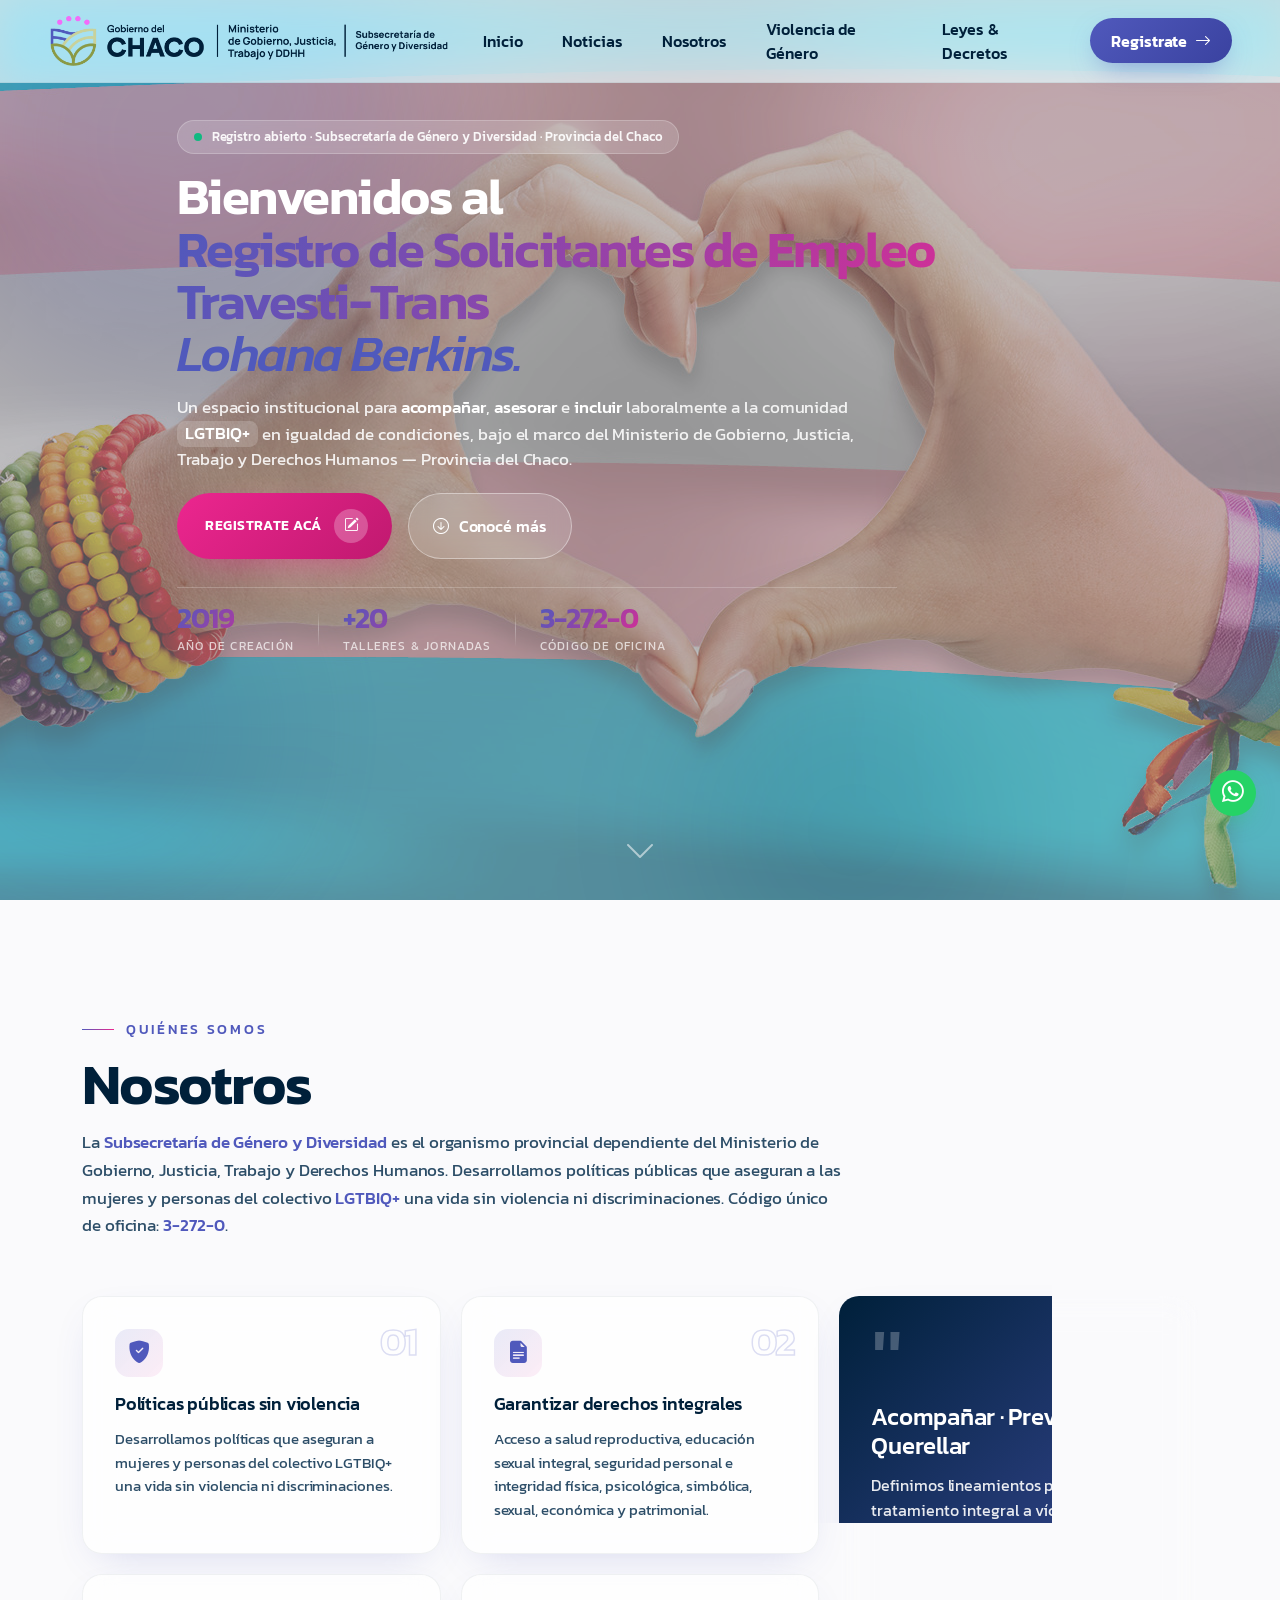
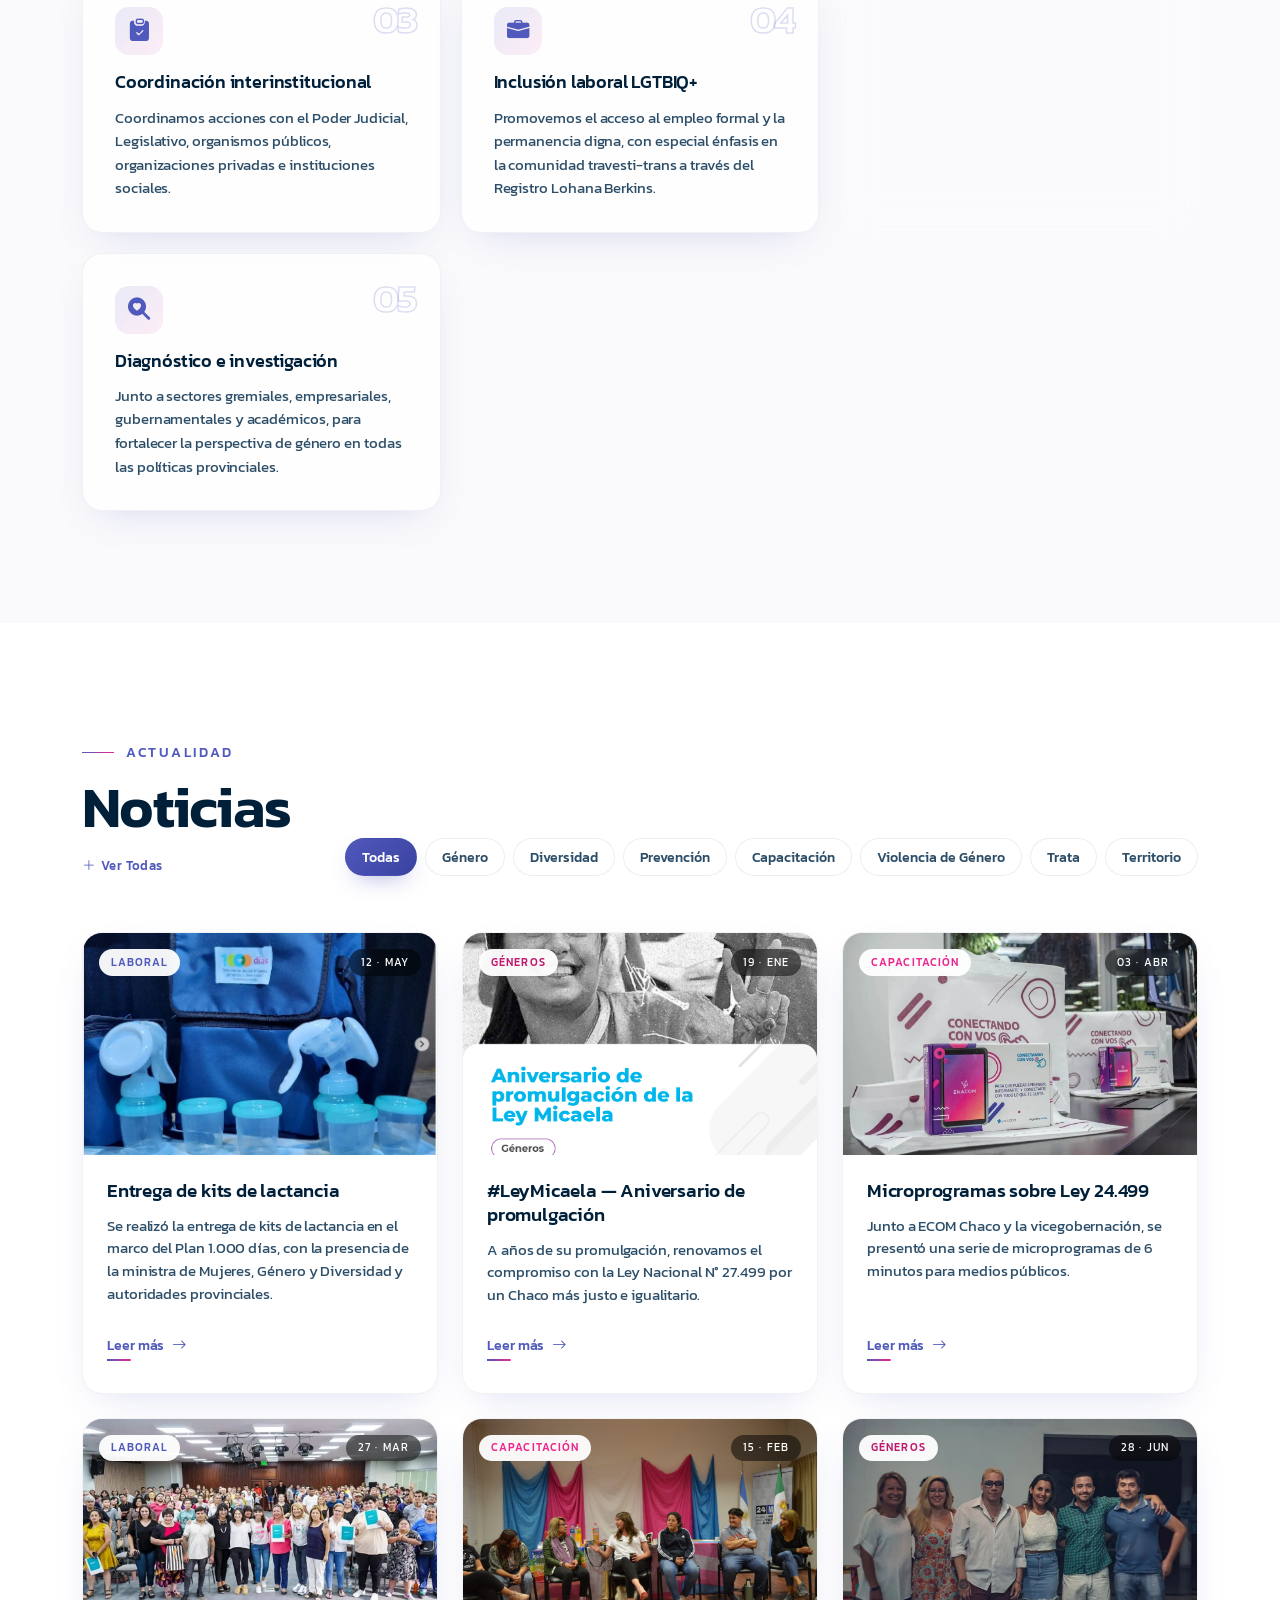
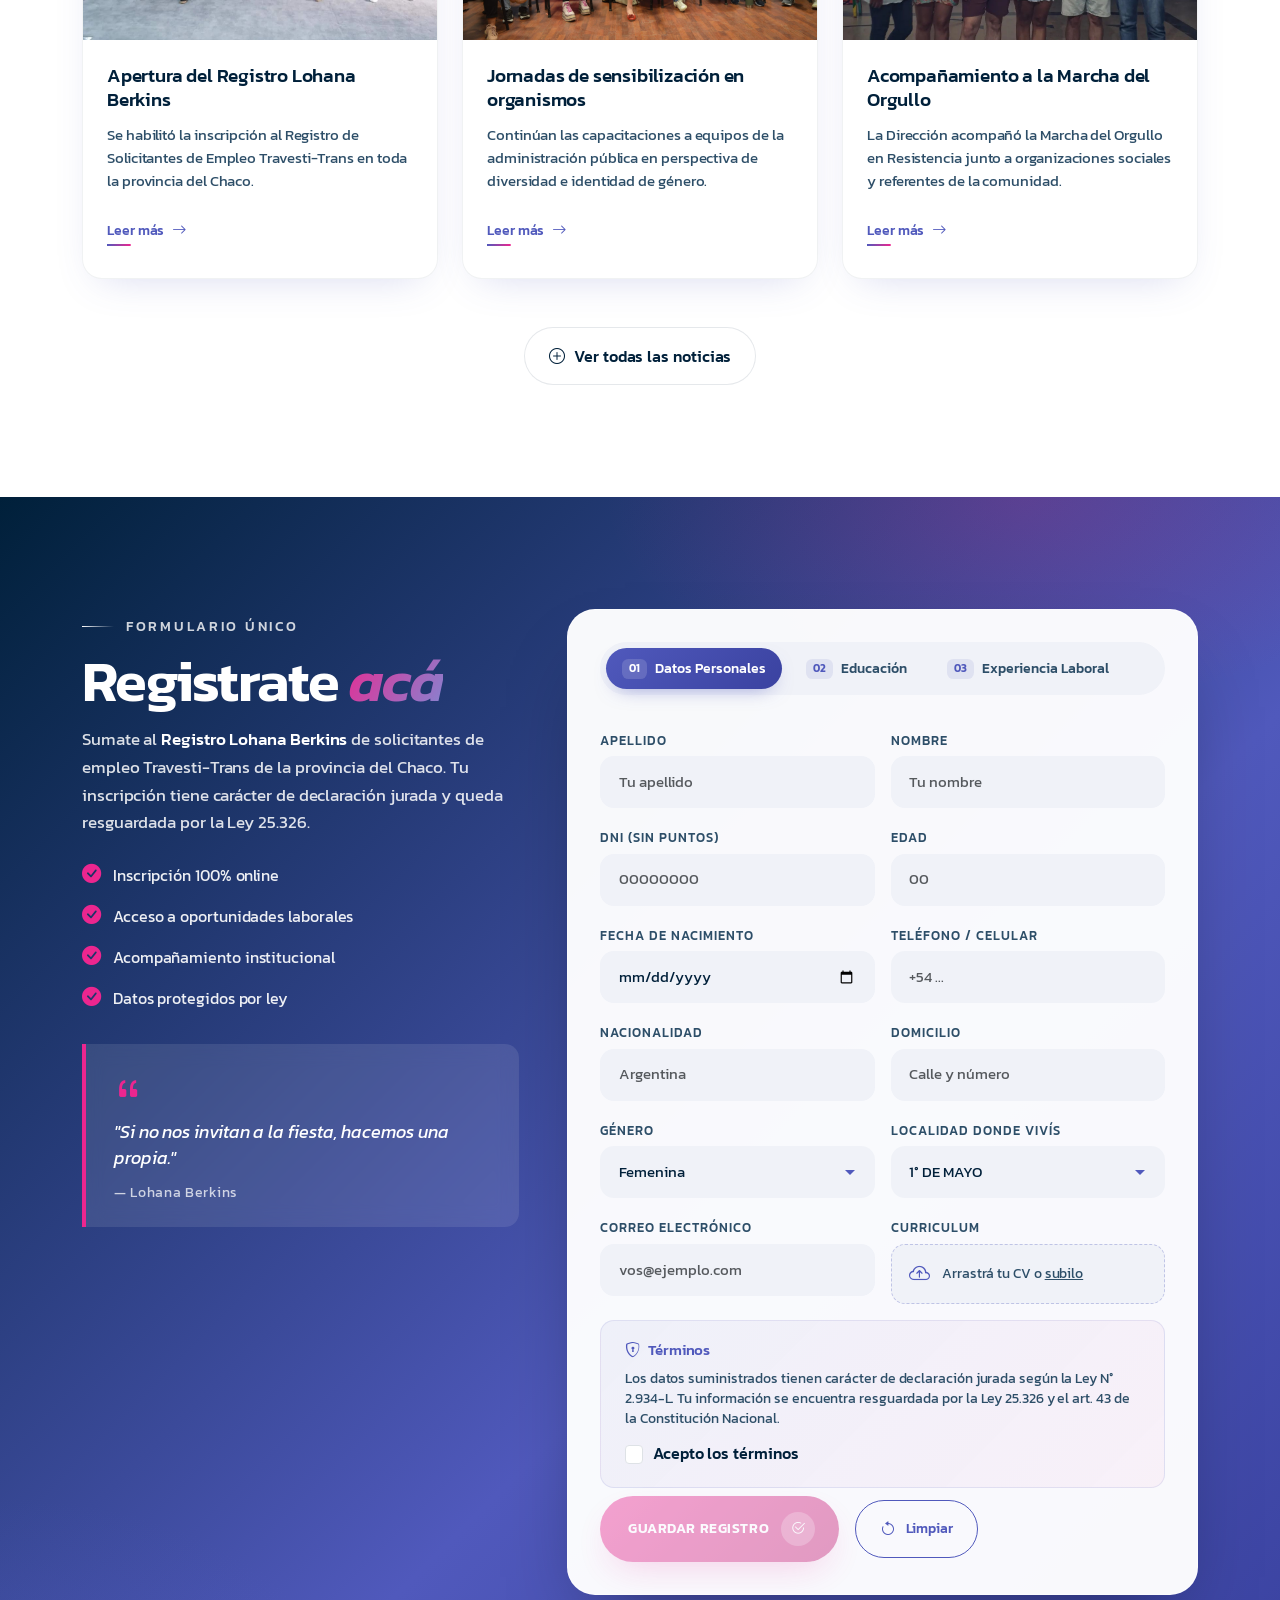
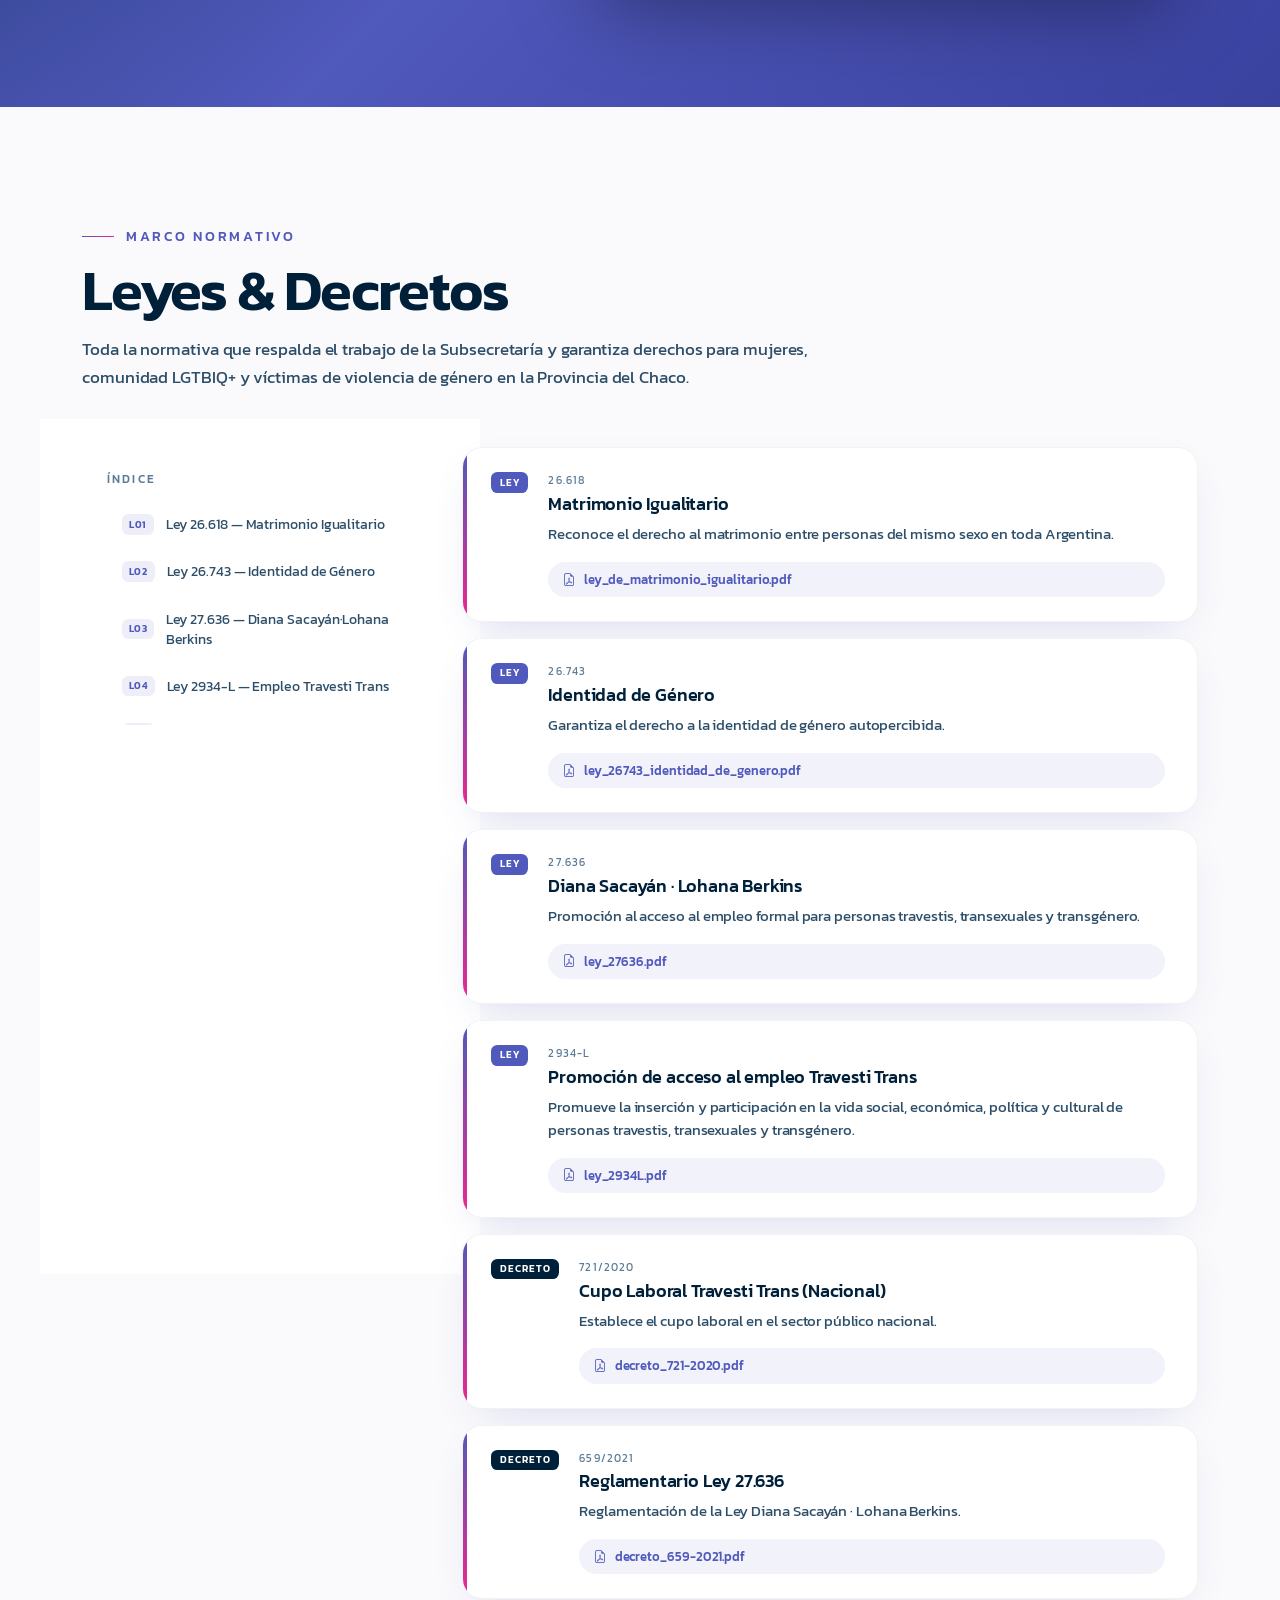
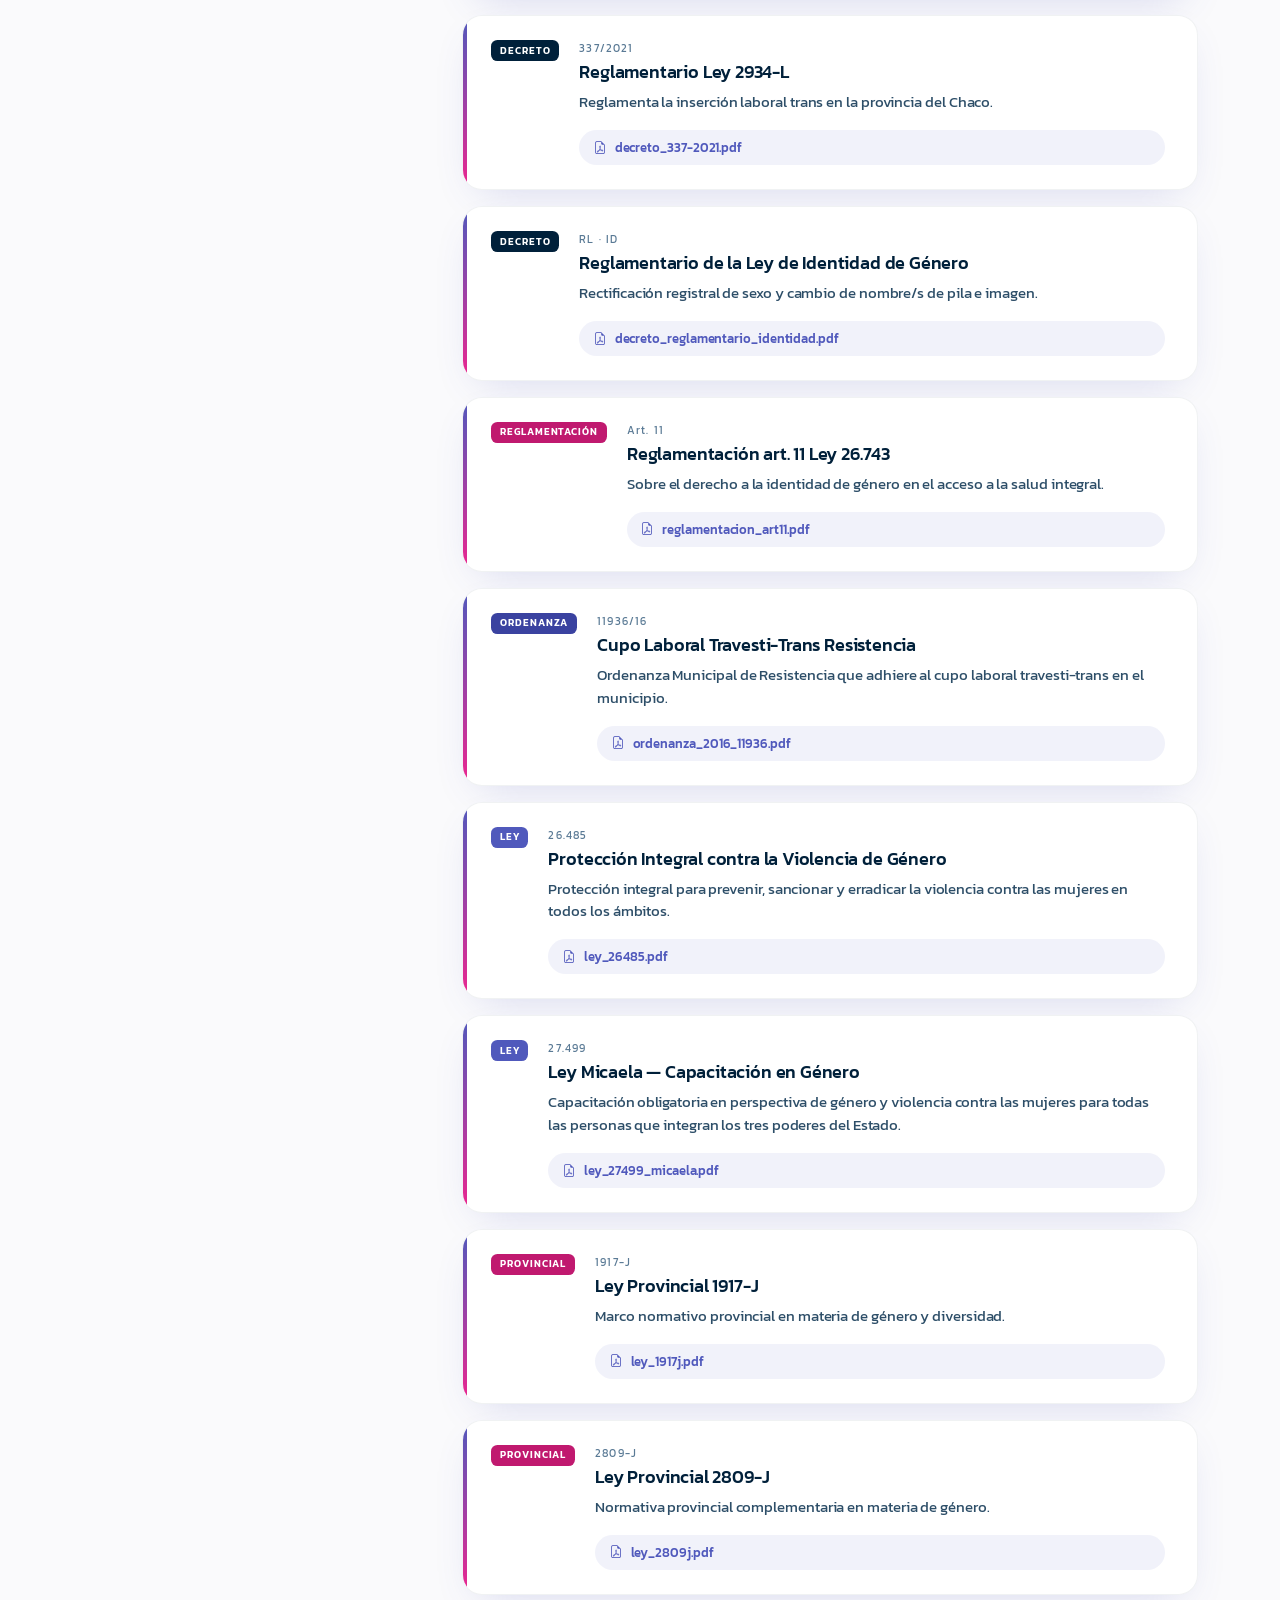
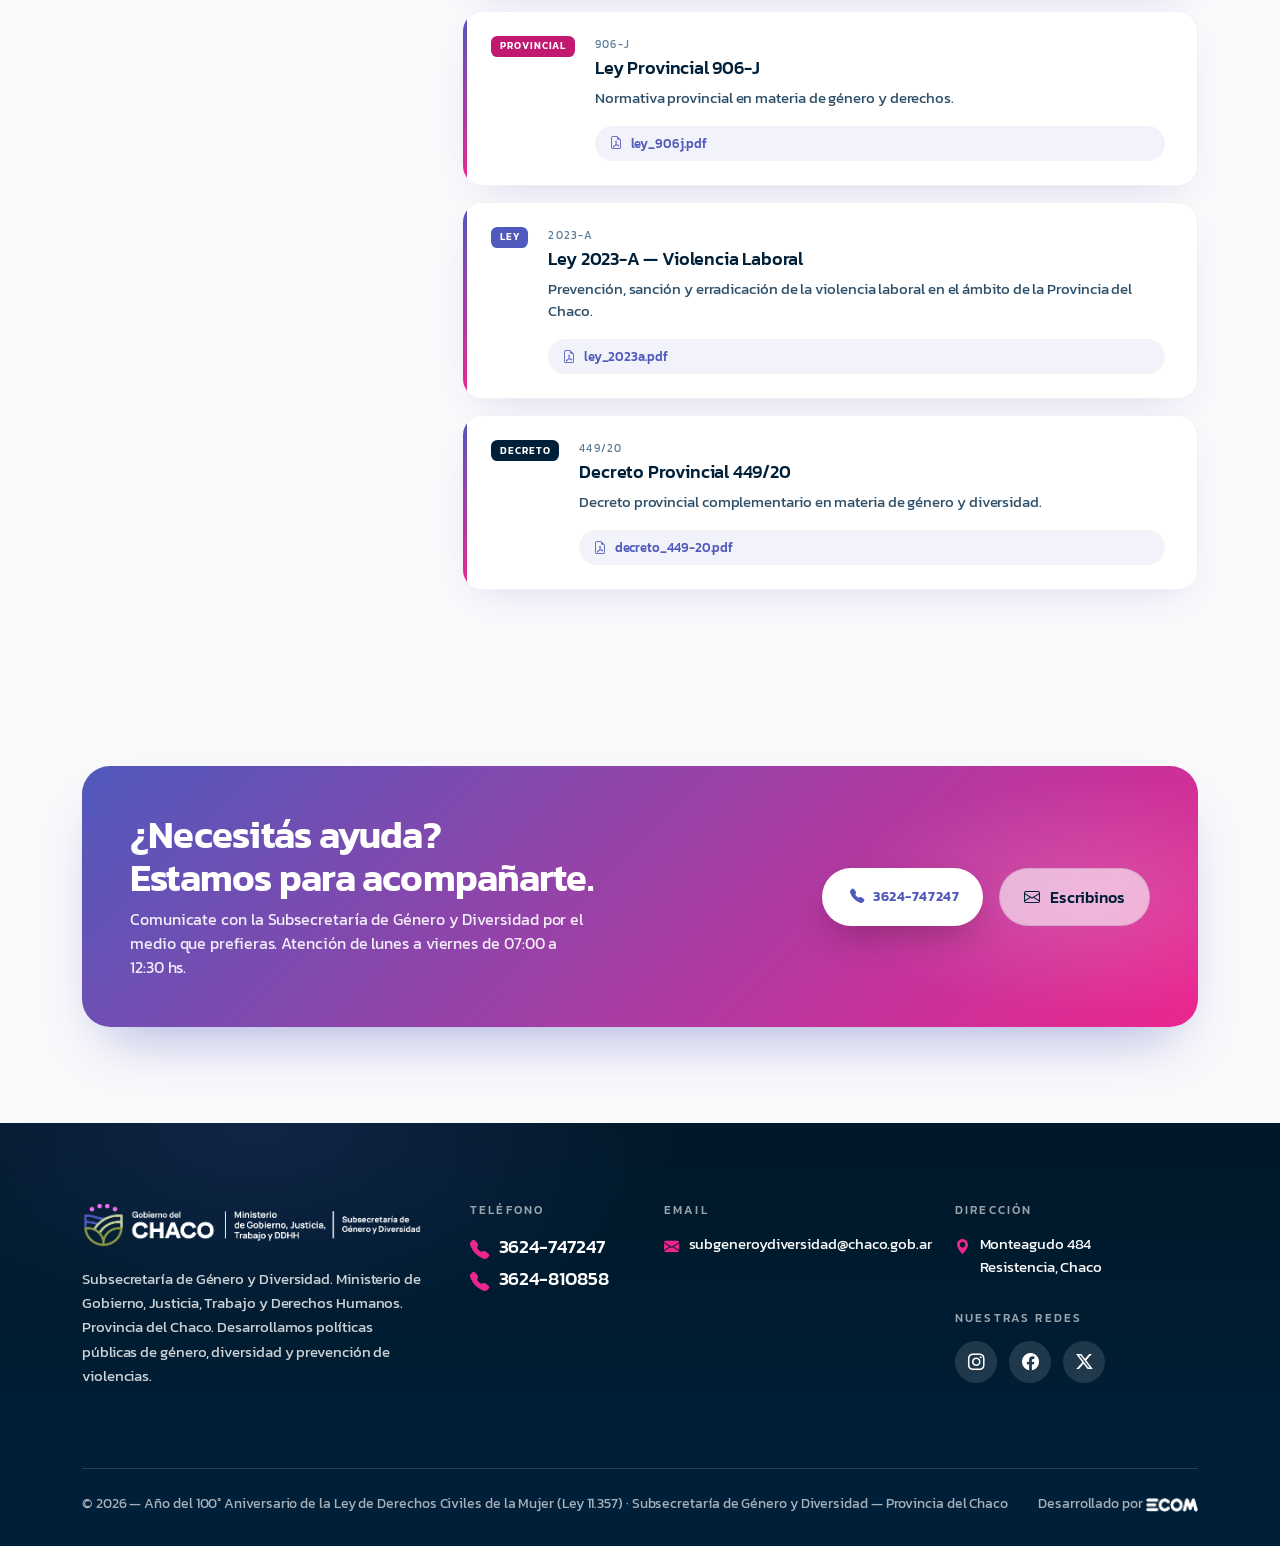
<file: index.html>
﻿<!DOCTYPE html>
<html lang="es">
<head>
<meta charset="UTF-8">
<meta name="viewport" content="width=device-width, initial-scale=1.0">
<meta name="description" content="Subsecretaría de Género y Diversidad de la Provincia del Chaco. Políticas públicas de género, diversidad, prevención de violencias e inclusión laboral LGTBIQ+.">
<meta name="author" content="Ministerio de Gobierno, Justicia, Trabajo y Derechos Humanos — Provincia del Chaco">
<meta property="og:site_name" content="Subsecretaría de Género y Diversidad — Chaco">
<title>Subsecretaría de Género y Diversidad — Provincia del Chaco</title>

<!-- Bootstrap 5 -->
<link href="https://cdn.jsdelivr.net/npm/bootstrap@5.3.3/dist/css/bootstrap.min.css" rel="stylesheet">
<!-- Bootstrap Icons -->
<link rel="stylesheet" href="https://cdn.jsdelivr.net/npm/bootstrap-icons@1.11.3/font/bootstrap-icons.css">
<!-- Kanit -->
<link rel="preconnect" href="https://fonts.googleapis.com">
<link rel="preconnect" href="https://fonts.gstatic.com" crossorigin>
<link href="https://fonts.googleapis.com/css2?family=Kanit:wght@400;500;600&display=swap" rel="stylesheet">

<link rel="stylesheet" href="assets/styles.css">
</head>
<body>


<!-- ============ BACKGROUND GRADIENT MESH ============ -->
<div class="bg-mesh" aria-hidden="true">
  <div class="orb orb-1"></div>
  <div class="orb orb-2"></div>
  <div class="orb orb-3"></div>
  <div class="orb orb-4"></div>
</div>

<!-- ============ NAV ============ -->
<nav class="navbar navbar-expand-lg fixed-top nav-glass">
  <div class="container-fluid px-3 px-lg-5">
    <a class="navbar-brand" href="#inicio">
      <img src="img/CHAGO-MIN-SUB.png" alt="Gobierno del Chaco · Ministerio de Gobierno, Justicia, Trabajo y DDHH · Subsecretaría de Género y Diversidad" class="navbar-logo">
    </a>

    <button class="navbar-toggler border-0" type="button" data-bs-toggle="collapse" data-bs-target="#navMain">
      <i class="bi bi-list fs-3"></i>
    </button>

    <div class="collapse navbar-collapse" id="navMain">
      <ul class="navbar-nav ms-auto align-items-lg-center gap-lg-1">
        <li class="nav-item"><a class="nav-link nav-pill" href="#inicio">Inicio</a></li>
        <li class="nav-item"><a class="nav-link nav-pill" href="#noticias">Noticias</a></li>
        <li class="nav-item"><a class="nav-link nav-pill" href="#nosotrxs">Nosotros</a></li>
        <li class="nav-item"><a class="nav-link nav-pill" href="violencia.html">Violencia de Género</a></li>
        <li class="nav-item"><a class="nav-link nav-pill" href="#leyes">Leyes &amp; Decretos</a></li>
        <li class="nav-item ms-lg-2">
          <a class="nav-cta" href="#registrate">
            <span>Registrate</span>
            <i class="bi bi-arrow-right"></i>
          </a>
        </li>
      </ul>
    </div>
  </div>
</nav>

<!-- ============ HERO ============ -->
<header id="inicio" class="hero">
  <!-- Imagen de fondo -->
  <img class="hero-bg-img" src="img/encabezado.jpg" alt="" aria-hidden="true">

  <!--
  <div class="hero-stripes" aria-hidden="true">
    <span class="stripe s1"></span>
    <span class="stripe s2"></span>
    <span class="stripe s3"></span>
    <span class="stripe s4"></span>
    <span class="stripe s5"></span>
  </div>
  -->

  <div class="container hero-inner">
    <div class="row">
      <div class="col-12 col-lg-10 mx-auto hero-text-col">
        <div class="hero-pill" data-reveal>
          <span class="pulse-dot"></span>
          Registro abierto · Subsecretaría de Género y Diversidad · Provincia del Chaco
        </div>
        <h1 class="hero-title" data-reveal data-reveal-delay="80">
          Bienvenidos al
          <span class="title-grad">Registro de Solicitantes de Empleo<br>Travesti-Trans</span>
          <span class="title-name">Lohana Berkins.</span>
        </h1>
        <p class="hero-sub" data-reveal data-reveal-delay="160">
          Un espacio institucional para <strong>acompañar</strong>, <strong>asesorar</strong>
          e <strong>incluir</strong> laboralmente a la comunidad <span class="tlgbiq">LGTBIQ+</span>
          en igualdad de condiciones, bajo el marco del Ministerio de Gobierno, Justicia,
          Trabajo y Derechos Humanos — Provincia del Chaco.
        </p>
        <div class="hero-actions" data-reveal data-reveal-delay="240">
          <a href="#registrate" class="btn-primary-2026">
            <span class="btn-label">REGISTRATE ACÁ</span>
            <span class="btn-icon"><i class="bi bi-pencil-square"></i></span>
            <span class="btn-shine"></span>
          </a>
          <a href="#nosotrxs" class="btn-ghost-2026">
            <i class="bi bi-arrow-down-circle"></i>
            Conocé más
          </a>
        </div>

        <div class="hero-stats" data-reveal data-reveal-delay="320">
          <div class="stat">
            <span class="stat-num" data-count="2019">0</span>
            <span class="stat-label">Año de creación</span>
          </div>
          <div class="stat-divider"></div>
          <div class="stat">
            <span class="stat-num">+<span data-count="20">0</span></span>
            <span class="stat-label">Talleres &amp; jornadas</span>
          </div>
          <div class="stat-divider"></div>
          <div class="stat">
            <span class="stat-num">3-272-0</span>
            <span class="stat-label">Código de oficina</span>
          </div>
        </div>
      </div>

      <!--
      <div class="col-lg-5">
        <div class="hero-visual">
          ...objeto flotante comentado...
        </div>
      </div>
      -->
    </div>
  </div>

  <div class="hero-scroll-hint" aria-hidden="true">
    <i class="bi bi-chevron-down"></i>
  </div>
</header>

<!-- ============ NOSOTRXS ============ -->
<section id="nosotrxs" class="section section-nosotrxs">
  <div class="container">
    <div class="section-head" data-reveal>
      <span class="section-eyebrow"><span class="eyebrow-line"></span>Quiénes somos</span>
      <h2 class="section-title">
        Nosotros
      </h2>
      <p class="section-lead">
        La <strong>Subsecretaría de Género y Diversidad</strong> es el organismo provincial
        dependiente del Ministerio de Gobierno, Justicia, Trabajo y Derechos Humanos.
        Desarrollamos políticas públicas que aseguran a las mujeres y personas del colectivo
        <strong>LGTBIQ+</strong> una vida sin violencia ni discriminaciones. Código único de oficina:
        <strong>3-272-0</strong>.
      </p>
    </div>

    <!-- Bento grid -->
    <div class="bento-grid">
      <article class="bento bento-a" data-reveal>
        <div class="bento-icon"><i class="bi bi-shield-fill-check"></i></div>
        <h3>Políticas públicas sin violencia</h3>
        <p>Desarrollamos políticas que aseguran a mujeres y personas del colectivo LGTBIQ+ una vida sin violencia ni discriminaciones.</p>
        <span class="bento-num">01</span>
      </article>

      <article class="bento bento-b" data-reveal data-reveal-delay="80">
        <div class="bento-icon"><i class="bi bi-file-earmark-text-fill"></i></div>
        <h3>Garantizar derechos integrales</h3>
        <p>Acceso a salud reproductiva, educación sexual integral, seguridad personal e integridad física, psicológica, simbólica, sexual, económica y patrimonial.</p>
        <span class="bento-num">02</span>
      </article>

      <article class="bento bento-c bento-feature" data-reveal data-reveal-delay="160">
        <div class="bento-quote-mark">"</div>
        <h3>Acompañar · Prevenir · Querellar</h3>
        <p>
          Definimos lineamientos para el tratamiento integral a víctimas de violencia de género y querellamos en representación de víctimas de femicidios y violencias extremas.
        </p>
        <div class="feature-tags">
          <span>Poder Judicial</span><span>Organismos públicos</span><span>Sociedad civil</span>
        </div>
      </article>

      <article class="bento bento-d" data-reveal data-reveal-delay="240">
        <div class="bento-icon"><i class="bi bi-clipboard-check-fill"></i></div>
        <h3>Coordinación interinstitucional</h3>
        <p>Coordinamos acciones con el Poder Judicial, Legislativo, organismos públicos, organizaciones privadas e instituciones sociales.</p>
        <span class="bento-num">03</span>
      </article>

      <article class="bento bento-e" data-reveal data-reveal-delay="320">
        <div class="bento-icon"><i class="bi bi-briefcase-fill"></i></div>
        <h3>Inclusión laboral LGTBIQ+</h3>
        <p>Promovemos el acceso al empleo formal y la permanencia digna, con especial énfasis en la comunidad travesti-trans a través del Registro Lohana Berkins.</p>
        <span class="bento-num">04</span>
      </article>

      <article class="bento bento-f" data-reveal data-reveal-delay="400">
        <div class="bento-icon"><i class="bi bi-search-heart-fill"></i></div>
        <h3>Diagnóstico e investigación</h3>
        <p>Junto a sectores gremiales, empresariales, gubernamentales y académicos, para fortalecer la perspectiva de género en todas las políticas provinciales.</p>
        <span class="bento-num">05</span>
      </article>
    </div>
  </div>
</section>

<!-- ============ NOTICIAS ============ -->
<section id="noticias" class="section section-noticias">
  <div class="container">
    <div class="section-head section-head-row" data-reveal>
      <div>
        <span class="section-eyebrow"><span class="eyebrow-line"></span>Actualidad</span>
        <h2 class="section-title">Noticias</h2>
      <a href="noticias.html" class="ver-todas-link"><i class="bi bi-plus-lg"></i> Ver Todas</a>
      </div>
      <div class="news-filters">
        <button class="chip active" data-filter="all">Todas</button>
        <button class="chip" data-filter="genero">Género</button>
        <button class="chip" data-filter="diversidad">Diversidad</button>
        <button class="chip" data-filter="prevencion">Prevención</button>
        <button class="chip" data-filter="capacitacion">Capacitación</button>
        <button class="chip" data-filter="violencia">Violencia de Género</button>
        <button class="chip" data-filter="trata">Trata</button>
        <button class="chip" data-filter="territorio">Territorio</button>
      </div>
    </div>

    <div class="row g-4 news-grid" id="newsGrid">

      <div class="col-md-6 col-lg-4 news-col" data-cat="genero" data-reveal>
        <article class="news-card">
          <div class="news-media">
            <img src="img/kit-lactancia.jpg" alt="Entrega de kits de lactancia" class="news-img">
            <span class="news-tag">Laboral</span>
            <span class="news-date">12 · MAY</span>
          </div>
          <div class="news-body">
            <h3 class="news-title">Entrega de kits de lactancia</h3>
            <p class="news-excerpt">
              Se realizó la entrega de kits de lactancia en el marco del Plan 1.000 días, con la presencia
              de la ministra de Mujeres, Género y Diversidad y autoridades provinciales.
            </p>
            <a href="noticia-1.html" class="read-more">
              <span>Leer más</span>
              <i class="bi bi-arrow-right"></i>
            </a>
          </div>
        </article>
      </div>

      <div class="col-md-6 col-lg-4 news-col" data-cat="genero" data-reveal data-reveal-delay="80">
        <article class="news-card">
          <div class="news-media">
            <img src="img/Aniversario-Ley-Micaela.jpg" alt="Aniversario Ley Micaela" class="news-img">
            <span class="news-tag tag-cyan">Géneros</span>
            <span class="news-date">19 · ENE</span>
          </div>
          <div class="news-body">
            <h3 class="news-title">#LeyMicaela — Aniversario de promulgación</h3>
            <p class="news-excerpt">
              A años de su promulgación, renovamos el compromiso con la Ley Nacional N° 27.499
              por un Chaco más justo e igualitario.
            </p>
            <a href="noticia-2.html" class="read-more">
              <span>Leer más</span>
              <i class="bi bi-arrow-right"></i>
            </a>
          </div>
        </article>
      </div>

      <div class="col-md-6 col-lg-4 news-col" data-cat="capacitacion" data-reveal data-reveal-delay="160">
        <article class="news-card">
          <div class="news-media">
            <img src="img/SENDA.jpg" alt="Microprogramas ECOM Chaco" class="news-img">
            <span class="news-tag tag-pink">Capacitación</span>
            <span class="news-date">03 · ABR</span>
          </div>
          <div class="news-body">
            <h3 class="news-title">Microprogramas sobre Ley 24.499</h3>
            <p class="news-excerpt">
              Junto a ECOM Chaco y la vicegobernación, se presentó una serie de microprogramas
              de 6 minutos para medios públicos.
            </p>
            <a href="noticia-3.html" class="read-more">
              <span>Leer más</span>
              <i class="bi bi-arrow-right"></i>
            </a>
          </div>
        </article>
      </div>

      <div class="col-md-6 col-lg-4 news-col" data-cat="diversidad" data-reveal>
        <article class="news-card">
          <div class="news-media">
            <img src="img/plan-incentivar-trabajo.jpg" alt="Registro Lohana Berkins" class="news-img">
            <span class="news-tag">Laboral</span>
            <span class="news-date">27 · MAR</span>
          </div>
          <div class="news-body">
            <h3 class="news-title">Apertura del Registro Lohana Berkins</h3>
            <p class="news-excerpt">
              Se habilitó la inscripción al Registro de Solicitantes de Empleo Travesti-Trans
              en toda la provincia del Chaco.
            </p>
            <a href="noticia-4.html" class="read-more">
              <span>Leer más</span>
              <i class="bi bi-arrow-right"></i>
            </a>
          </div>
        </article>
      </div>

      <div class="col-md-6 col-lg-4 news-col" data-cat="capacitacion" data-reveal data-reveal-delay="80">
        <article class="news-card">
          <div class="news-media">
            <img src="img/diversidad-discriminacion.jpg" alt="Jornada de sensibilización" class="news-img">
            <span class="news-tag tag-pink">Capacitación</span>
            <span class="news-date">15 · FEB</span>
          </div>
          <div class="news-body">
            <h3 class="news-title">Jornadas de sensibilización en organismos</h3>
            <p class="news-excerpt">
              Continúan las capacitaciones a equipos de la administración pública en perspectiva
              de diversidad e identidad de género.
            </p>
            <a href="noticia-5.html" class="read-more">
              <span>Leer más</span>
              <i class="bi bi-arrow-right"></i>
            </a>
          </div>
        </article>
      </div>

      <div class="col-md-6 col-lg-4 news-col" data-cat="generos" data-reveal data-reveal-delay="160">
        <article class="news-card">
          <div class="news-media">
            <img src="img/a-los-chongos-que-salve.jpg" alt="Marcha del Orgullo" class="news-img">
            <span class="news-tag tag-cyan">Géneros</span>
            <span class="news-date">28 · JUN</span>
          </div>
          <div class="news-body">
            <h3 class="news-title">Acompañamiento a la Marcha del Orgullo</h3>
            <p class="news-excerpt">
              La Dirección acompañó la Marcha del Orgullo en Resistencia junto a organizaciones
              sociales y referentes de la comunidad.
            </p>
            <a href="noticia-6.html" class="read-more">
              <span>Leer más</span>
              <i class="bi bi-arrow-right"></i>
            </a>
          </div>
        </article>
      </div>

    </div>

    <div class="text-center mt-5" data-reveal>
      <a href="noticias.html" class="btn-ghost-2026 mx-auto"><i class="bi bi-plus-circle"></i> Ver todas las noticias</a>
    </div>
  </div>
</section>

<!-- ============ REGISTRATE ============ -->
<section id="registrate" class="section section-registro">
  <div class="container">
    <div class="row g-5 align-items-start">
      <div class="col-lg-5">
        <div class="registro-intro" data-reveal>
          <span class="section-eyebrow light"><span class="eyebrow-line"></span>Formulario único</span>
          <h2 class="section-title light">Registrate <span class="title-grad-light">acá</span></h2>
          <p class="section-lead light">
            Sumate al <strong>Registro Lohana Berkins</strong> de solicitantes de empleo Travesti-Trans
            de la provincia del Chaco. Tu inscripción tiene carácter de declaración jurada y queda
            resguardada por la Ley 25.326.
          </p>
          <ul class="registro-list">
            <li><i class="bi bi-check-circle-fill"></i> Inscripción 100% online</li>
            <li><i class="bi bi-check-circle-fill"></i> Acceso a oportunidades laborales</li>
            <li><i class="bi bi-check-circle-fill"></i> Acompañamiento institucional</li>
            <li><i class="bi bi-check-circle-fill"></i> Datos protegidos por ley</li>
          </ul>
          <div class="registro-quote">
            <i class="bi bi-quote"></i>
            <p>"Si no nos invitan a la fiesta, hacemos una propia."</p>
            <span>— Lohana Berkins</span>
          </div>
        </div>
      </div>

      <div class="col-lg-7">
        <div class="form-card" data-reveal data-reveal-delay="120">
          <!-- Tabs -->
          <ul class="nav nav-tabs form-tabs" role="tablist">
            <li class="nav-item">
              <button class="nav-link active" data-bs-toggle="tab" data-bs-target="#tab-personal" type="button" role="tab">
                <span class="tab-num">01</span> Datos Personales
              </button>
            </li>
            <li class="nav-item">
              <button class="nav-link" data-bs-toggle="tab" data-bs-target="#tab-edu" type="button" role="tab">
                <span class="tab-num">02</span> Educación
              </button>
            </li>
            <li class="nav-item">
              <button class="nav-link" data-bs-toggle="tab" data-bs-target="#tab-lab" type="button" role="tab">
                <span class="tab-num">03</span> Experiencia Laboral
              </button>
            </li>
          </ul>

          <div class="tab-content">
            <!-- Datos -->
            <div class="tab-pane fade show active" id="tab-personal" role="tabpanel">
              <form class="row g-3">
                <div class="col-md-6">
                  <label class="form-label">Apellido</label>
                  <input type="text" class="form-control form-control-2026" placeholder="Tu apellido">
                </div>
                <div class="col-md-6">
                  <label class="form-label">Nombre</label>
                  <input type="text" class="form-control form-control-2026" placeholder="Tu nombre">
                </div>
                <div class="col-md-6">
                  <label class="form-label">DNI (sin puntos)</label>
                  <input type="text" class="form-control form-control-2026" placeholder="00000000">
                </div>
                <div class="col-md-6">
                  <label class="form-label">Edad</label>
                  <input type="number" class="form-control form-control-2026" placeholder="00">
                </div>
                <div class="col-md-6">
                  <label class="form-label">Fecha de nacimiento</label>
                  <input type="date" class="form-control form-control-2026">
                </div>
                <div class="col-md-6">
                  <label class="form-label">Teléfono / Celular</label>
                  <input type="tel" class="form-control form-control-2026" placeholder="+54 ...">
                </div>
                <div class="col-md-6">
                  <label class="form-label">Nacionalidad</label>
                  <input type="text" class="form-control form-control-2026" placeholder="Argentina">
                </div>
                <div class="col-md-6">
                  <label class="form-label">Domicilio</label>
                  <input type="text" class="form-control form-control-2026" placeholder="Calle y número">
                </div>
                <div class="col-md-6">
                  <label class="form-label">Género</label>
                  <select class="form-select form-control-2026">
                    <option>Femenina</option>
                    <option>Masculino</option>
                    <option>No binarie</option>
                    <option>Travesti</option>
                    <option>Trans</option>
                    <option>Otro</option>
                  </select>
                </div>
                <div class="col-md-6">
                  <label class="form-label">Localidad donde vivís</label>
                  <select class="form-select form-control-2026">
                    <option>1° DE MAYO</option>
                    <option>RESISTENCIA</option>
                    <option>BARRANQUERAS</option>
                    <option>SÁENZ PEÑA</option>
                    <option>VILLA ÁNGELA</option>
                  </select>
                </div>
                <div class="col-md-6">
                  <label class="form-label">Correo electrónico</label>
                  <input type="email" class="form-control form-control-2026" placeholder="vos@ejemplo.com">
                </div>
                <div class="col-md-6">
                  <label class="form-label">Curriculum</label>
                  <label class="file-drop">
                    <i class="bi bi-cloud-arrow-up"></i>
                    <span>Arrastrá tu CV o <u>subilo</u></span>
                    <input type="file" hidden>
                  </label>
                </div>

                <div class="col-12">
                  <div class="terms-box">
                    <h5><i class="bi bi-shield-lock"></i> Términos</h5>
                    <p>
                      Los datos suministrados tienen carácter de declaración jurada según la Ley N° 2.934-L.
                      Tu información se encuentra resguardada por la Ley 25.326 y el art. 43 de la Constitución Nacional.
                    </p>
                    <label class="form-check terms-check">
                      <input class="form-check-input" type="checkbox" id="termsCheckbox">
                      <span>Acepto los términos</span>
                    </label>
                  </div>
                </div>

                <div class="col-12 d-flex gap-3 flex-wrap form-actions-row mt-2">
                  <button type="button" class="btn-primary-2026 btn-guardar-form" disabled>
                    <span class="btn-label">Guardar registro</span>
                    <span class="btn-icon"><i class="bi bi-check2-circle"></i></span>
                    <span class="btn-shine"></span>
                  </button>
                  <button type="button" class="btn-clear-form btn-clear-tab">
                    <i class="bi bi-arrow-counterclockwise"></i>
                    Limpiar
                  </button>
                </div>
              </form>
            </div>

            <!-- Educación -->
            <div class="tab-pane fade" id="tab-edu" role="tabpanel">
              <form class="row g-3" id="formEdu">
                <div class="col-md-6">
                  <label class="form-label">Nivel educativo</label>
                  <select class="form-select form-control-2026">
                    <option value="">Seleccioná un nivel...</option>
                    <option>Primario</option>
                    <option>Secundario</option>
                    <option>Terciario</option>
                    <option>Universitario</option>
                  </select>
                </div>
                <div class="col-md-6">
                  <label class="form-label">Estado</label>
                  <select class="form-select form-control-2026" id="eduEstadoSelect">
                    <option value="">Seleccioná un estado...</option>
                    <option value="completo">Completo</option>
                    <option value="incompleto">Incompleto</option>
                    <option value="en-curso">En curso</option>
                  </select>
                </div>
                <div class="col-md-6 cond-field" id="condGradoIncompleto" style="display:none">
                  <label class="form-label">Hasta que grado/año llegó</label>
                  <input class="form-control form-control-2026" placeholder="Ej: 3° año secundario">
                </div>
                <div class="col-md-6 cond-field" id="condGradoEnCurso" style="display:none">
                  <label class="form-label">Grado/Año que está cursando</label>
                  <input class="form-control form-control-2026" placeholder="Ej: 2° año">
                </div>
                <div class="col-12">
                  <label class="form-label">Institución</label>
                  <input class="form-control form-control-2026" placeholder="Nombre del establecimiento">
                </div>

                <div class="col-12">
                  <label class="form-label">Cursos / Talleres realizados <span class="label-hint">Seleccioná uno a uno del desplegable</span></label>
                  <div class="multiselect-wrap">
                    <select class="form-select form-control-2026 multiselect-trigger">
                      <option value="">+ Agregar curso...</option>
                      <option value="artes">Artes</option>
                      <option value="estetica">Estética y Cuidado corporal</option>
                      <option value="idiomas">Idiomas</option>
                      <option value="gastronomia">Gastronomía</option>
                      <option value="huertas">Huertas, cultivos, cría de ganado</option>
                      <option value="eventos">Producción y organización de eventos</option>
                      <option value="comunicacion">Comunicación y Publicidad</option>
                      <option value="oficios">Oficios (pintura, albañilería, electricidad, costura)</option>
                      <option value="salud-com">Promoción de salud comunitaria, primeros auxilios</option>
                      <option value="ddhh">Derechos Humanos y diversidad</option>
                    </select>
                    <div class="tag-pool"></div>
                  </div>
                </div>

                <div class="col-12">
                  <div class="field-group">
                    <label class="form-label">¿Otros conocimientos?</label>
                    <div class="si-no-group" data-reveals="otrosConocBox">
                      <label class="si-no-opt"><input type="radio" name="otrosConoc" value="si"><span>Sí</span></label>
                      <label class="si-no-opt"><input type="radio" name="otrosConoc" value="no"><span>No</span></label>
                    </div>
                    <div class="cond-field mt-2" id="otrosConocBox" style="display:none">
                      <textarea class="form-control form-control-2026" rows="3" placeholder="Escribí acá otros cursos o conocimientos" style="font-style:italic"></textarea>
                    </div>
                  </div>
                </div>

                <div class="col-12">
                  <div class="field-group">
                    <label class="form-label">¿Le interesaría participar de algún programa de capacitación laboral/acceso al empleo?</label>
                    <div class="si-no-group">
                      <label class="si-no-opt"><input type="radio" name="intCapacitacion" value="si"><span>Sí</span></label>
                      <label class="si-no-opt"><input type="radio" name="intCapacitacion" value="no"><span>No</span></label>
                    </div>
                  </div>
                </div>

                <div class="col-12">
                  <label class="form-label">Cursos/Conocimientos de Informática <span class="label-hint">Seleccioná uno a uno del desplegable</span></label>
                  <div class="multiselect-wrap">
                    <select class="form-select form-control-2026 multiselect-trigger">
                      <option value="">+ Agregar conocimiento...</option>
                      <option value="word">Word o similar</option>
                      <option value="excel">Excel o similar</option>
                      <option value="ppt">PowerPoint o similar</option>
                      <option value="redes">Producción de contenidos para Redes Sociales</option>
                      <option value="diseno">Programas de Diseño (AutoCad, PhotoShop, otro)</option>
                      <option value="navegadores">Navegadores (Chrome, Firefox, Explorer)</option>
                      <option value="email-inf">Correo electrónico</option>
                      <option value="ninguno" data-exclusive="true">No poseo conocimientos en informática</option>
                    </select>
                    <div class="tag-pool"></div>
                  </div>
                </div>

                <div class="col-12 d-flex gap-3 flex-wrap form-actions-row mt-2">
                  <button type="button" class="btn-primary-2026 btn-guardar-form" disabled>
                    <span class="btn-label">Guardar registro</span>
                    <span class="btn-icon"><i class="bi bi-check2-circle"></i></span>
                    <span class="btn-shine"></span>
                  </button>
                  <button type="button" class="btn-clear-form btn-clear-tab">
                    <i class="bi bi-arrow-counterclockwise"></i>
                    Limpiar
                  </button>
                </div>
              </form>
            </div>

            <!-- Laboral -->
            <div class="tab-pane fade" id="tab-lab" role="tabpanel">
              <form class="row g-3" id="formLab">

                <div class="col-12">
                  <h6 class="form-section-title">Ocupación Actual</h6>
                </div>

                <div class="col-12">
                  <div class="ocupacion-item">
                    <label class="form-label mb-2">Actualmente, ¿Realiza actividades por las que obtiene dinero?</label>
                    <div class="si-no-group">
                      <label class="si-no-opt"><input type="radio" name="actDinero" value="si"><span>Sí</span></label>
                      <label class="si-no-opt"><input type="radio" name="actDinero" value="no"><span>No</span></label>
                    </div>
                  </div>
                </div>

                <div class="col-12">
                  <div class="ocupacion-item">
                    <label class="form-label mb-2">Actualmente, ¿Realiza actividades o capacitación laboral/acceso al empleo?</label>
                    <div class="si-no-group">
                      <label class="si-no-opt"><input type="radio" name="actCapLab" value="si"><span>Sí</span></label>
                      <label class="si-no-opt"><input type="radio" name="actCapLab" value="no"><span>No</span></label>
                    </div>
                  </div>
                </div>

                <div class="col-12">
                  <div class="ocupacion-item">
                    <label class="form-label mb-2">¿Es parte de algún programa o recibe una prestación/asignación estatal?</label>
                    <div class="si-no-group">
                      <label class="si-no-opt"><input type="radio" name="prestacion" value="si"><span>Sí</span></label>
                      <label class="si-no-opt"><input type="radio" name="prestacion" value="no"><span>No</span></label>
                    </div>
                  </div>
                </div>

                <div class="col-12">
                  <div class="form-note">
                    <i class="bi bi-info-circle-fill"></i>
                    Recibir una prestación no impide la inscripción al registro
                  </div>
                </div>

                <div class="col-12">
                  <label class="form-label">Área del Sector Público Provincial donde le gustaría trabajar</label>
                  <select class="form-select form-control-2026">
                    <option value="">Seleccioná un área...</option>
                    <option>Arte y Cultura</option>
                    <option>Asuntos Jurídicos / Ciencia y tecnología</option>
                    <option>Comunicación y Relaciones Institucionales</option>
                    <option>Defensa o Seguridad</option>
                    <option>Derechos Humanos y Géneros</option>
                    <option>Desarrollo Social</option>
                    <option>Territorial y Hábitat</option>
                    <option>Economía/Educación</option>
                    <option>Mantenimiento, Limpieza y Servicios Generales</option>
                    <option>Salud</option>
                    <option>Turismo/Deporte</option>
                  </select>
                </div>

                <div class="col-12">
                  <label class="form-label">Capacidades y Actitudes <span class="label-hint">Seleccioná una a una del desplegable</span></label>
                  <div class="multiselect-wrap">
                    <select class="form-select form-control-2026 multiselect-trigger">
                      <option value="">+ Agregar capacidad o actitud...</option>
                      <option value="c01">Tengo compromiso con mis tareas</option>
                      <option value="c02">Me gusta trabajar con tecnología/herramientas digitales</option>
                      <option value="c03">Soy una persona organizada</option>
                      <option value="c04">Soy capaz de realizar tareas y funciones según los objetivos que me propongan</option>
                      <option value="c05">Puedo analizar situaciones de manera crítica</option>
                      <option value="c06">Me gusta escuchar a los demás; Tengo habilidad para las comunicaciones</option>
                      <option value="c07">Me gusta aprender siempre</option>
                      <option value="c08">Soy una persona creativa</option>
                      <option value="c09">Tengo mucha iniciativa</option>
                      <option value="c10">Me gusta trabajar en equipo y colaborar</option>
                      <option value="c11">Soy capaz de adaptarme a distintas situaciones entornos y personas</option>
                      <option value="c12">Suelo relacionarme con otras personas de manera cordial, respetuosa y con compañerismo</option>
                      <option value="c13">Soy resolutivo/a, resuelvo problemas</option>
                      <option value="c14">Puedo pensar más allá del presente, anticipándome a problemas y establecer metas futuras</option>
                      <option value="c15">Soy capaz de guiar personas y equipos de trabajo</option>
                      <option value="c16">Me gusta tener objetivos y planificarlos para poder cumplirlos. Me pongo plazos y priorizo lo más importante</option>
                      <option value="c17">Me gusta ayudar a las personas a conseguir lo mejor de sí</option>
                      <option value="c18">Soy capaz de trabajar de manera eficiente en situaciones de exigencia, desacuerdo y/o diversidad</option>
                      <option value="c19">Soy capaz de tomar decisiones adecuadas en diversas circunstancias</option>
                      <option value="c20">Me considero resiliente, capaz de superar dificultades</option>
                    </select>
                    <div class="tag-pool"></div>
                  </div>
                </div>

                <div class="col-12">
                  <label class="form-label">Experiencia Laboral <span class="label-hint">Seleccioná una a una del desplegable</span></label>
                  <div class="multiselect-wrap">
                    <select class="form-select form-control-2026 multiselect-trigger" id="expLaboralSelect">
                      <option value="">+ Agregar experiencia...</option>
                      <option value="e01">Actividades Artísticas - Música o Teatro</option>
                      <option value="e02">Artes Plásticas</option>
                      <option value="e03">Otras actividades artísticas</option>
                      <option value="e04">Albañilería, Electricidad y Mantenimiento</option>
                      <option value="e05">Atención al público</option>
                      <option value="e06">Cocina y Comedores</option>
                      <option value="e07">Cooperativas, Trabajo territorial y Redes comunitarias</option>
                      <option value="e08">Cría de ganado, siembra y cosechas</option>
                      <option value="e09">Cuidado de personas (mayores o niños/as)</option>
                      <option value="e10">Cuidado de mascotas</option>
                      <option value="e11">Educación y capacitación</option>
                      <option value="e12">Empleado/a doméstico/a, Maestranza</option>
                      <option value="e13">Empleadx en fábrica</option>
                      <option value="e14">Estética y Cuidado corporal</option>
                      <option value="e15">Experiencias contables</option>
                      <option value="e16">Experiencias jurídicas</option>
                      <option value="e17">Fotografía, producciones audiovisuales</option>
                      <option value="e18">Gestión y organización de eventos</option>
                      <option value="e19">Indumentaria, Costura y Confección</option>
                      <option value="e20">Limpieza y Mantenimiento</option>
                      <option value="e21">Medios de comunicación (radio, tv, locución, etc.)</option>
                      <option value="e22">Peluqueria</option>
                      <option value="e23">Promoción en género y derechos LGBTI+</option>
                      <option value="e24">Salud</option>
                      <option value="e25">Tareas administrativas</option>
                      <option value="e26">Transporte, Traslados y Logística</option>
                      <option value="e27">Turismo</option>
                      <option value="e28">Venta directa (comercios, ferias, venta ambulante, Telemarketer)</option>
                      <option value="sin-exp" data-exclusive="true">Sin Experiencia Laboral</option>
                      <option value="otra-exp" data-open-text="true">Otra Experiencia Laboral</option>
                    </select>
                    <div class="tag-pool"></div>
                    <div class="cond-field mt-2" id="otraExpInput" style="display:none">
                      <div class="d-flex gap-2">
                        <input class="form-control form-control-2026 flex-grow-1" id="otraExpText" placeholder="Describí tu experiencia laboral">
                        <button type="button" class="btn-add-tag" id="btnAddOtraExp" aria-label="Agregar">
                          <i class="bi bi-plus-lg"></i>
                        </button>
                      </div>
                    </div>
                  </div>
                </div>

                <div class="col-12 d-flex gap-3 flex-wrap form-actions-row mt-2">
                  <button type="button" class="btn-primary-2026 btn-guardar-form" disabled>
                    <span class="btn-label">Guardar registro</span>
                    <span class="btn-icon"><i class="bi bi-check2-circle"></i></span>
                    <span class="btn-shine"></span>
                  </button>
                  <button type="button" class="btn-clear-form btn-clear-tab">
                    <i class="bi bi-arrow-counterclockwise"></i>
                    Limpiar
                  </button>
                </div>
              </form>
            </div>
          </div>
        </div>
      </div>
    </div>
  </div>
</section>

<!-- ============ LEYES Y DECRETOS ============ -->
<section id="leyes" class="section section-leyes">
  <div class="container">
    <div class="section-head" data-reveal>
      <span class="section-eyebrow"><span class="eyebrow-line"></span>Marco normativo</span>
      <h2 class="section-title">Leyes &amp; Decretos</h2>
      <p class="section-lead">
        Toda la normativa que respalda el trabajo de la Subsecretaría y garantiza derechos para
        mujeres, comunidad LGTBIQ+ y víctimas de violencia de género en la Provincia del Chaco.
      </p>
    </div>

    <div class="row g-4">
      <div class="col-lg-4">
        <div class="leyes-sidebar" data-reveal>
          <h3 class="sidebar-title">Índice</h3>
          <ul class="leyes-index">
            <li><a href="#l1" class="active"><span>L01</span> Ley 26.618 — Matrimonio Igualitario</a></li>
            <li><a href="#l2"><span>L02</span> Ley 26.743 — Identidad de Género</a></li>
            <li><a href="#l3"><span>L03</span> Ley 27.636 — Diana Sacayán·Lohana Berkins</a></li>
            <li><a href="#l4"><span>L04</span> Ley 2934-L — Empleo Travesti Trans</a></li>
            <li><a href="#l5"><span>D01</span> Decreto 721/2020 — Cupo Laboral</a></li>
            <li><a href="#l6"><span>D02</span> Decreto 659/2021 — Reglamentario</a></li>
            <li><a href="#l7"><span>D03</span> Decreto 337/2021 — Inserción Laboral</a></li>
            <li><a href="#l8"><span>D04</span> Reglamentario Ley Identidad</a></li>
            <li><a href="#l9"><span>R01</span> Reglamentación art. 11 Ley 26.743</a></li>
            <li><a href="#l10"><span>O01</span> Ordenanza N° 11936/2016</a></li>
            <li><a href="#l11"><span>L11</span> Ley 26.485 — Protección Integral VG</a></li>
            <li><a href="#l12"><span>L12</span> Ley 27.499 — Ley Micaela</a></li>
            <li><a href="#l13"><span>L13</span> Ley Prov. 1917-J</a></li>
            <li><a href="#l14"><span>L14</span> Ley 2809-J</a></li>
            <li><a href="#l15"><span>L15</span> Ley 906-J</a></li>
            <li><a href="#l16"><span>L16</span> Ley 2023-A — Violencia Laboral</a></li>
            <li><a href="#l17"><span>D05</span> Decreto Provincial 449/20</a></li>
          </ul>
        </div>
      </div>

      <div class="col-lg-8">
        <div class="leyes-list" data-reveal data-reveal-delay="120">

          <article class="ley-card" id="l1">
            <div class="ley-tag">Ley</div>
            <div class="ley-num">26.618</div>
            <h3>Matrimonio Igualitario</h3>
            <p>Reconoce el derecho al matrimonio entre personas del mismo sexo en toda Argentina.</p>
            <a href="#" class="ley-link"><i class="bi bi-file-earmark-pdf"></i> ley_de_matrimonio_igualitario.pdf</a>
          </article>

          <article class="ley-card" id="l2">
            <div class="ley-tag">Ley</div>
            <div class="ley-num">26.743</div>
            <h3>Identidad de Género</h3>
            <p>Garantiza el derecho a la identidad de género autopercibida.</p>
            <a href="#" class="ley-link"><i class="bi bi-file-earmark-pdf"></i> ley_26743_identidad_de_genero.pdf</a>
          </article>

          <article class="ley-card" id="l3">
            <div class="ley-tag">Ley</div>
            <div class="ley-num">27.636</div>
            <h3>Diana Sacayán · Lohana Berkins</h3>
            <p>Promoción al acceso al empleo formal para personas travestis, transexuales y transgénero.</p>
            <a href="#" class="ley-link"><i class="bi bi-file-earmark-pdf"></i> ley_27636.pdf</a>
          </article>

          <article class="ley-card" id="l4">
            <div class="ley-tag">Ley</div>
            <div class="ley-num">2934-L</div>
            <h3>Promoción de acceso al empleo Travesti Trans</h3>
            <p>Promueve la inserción y participación en la vida social, económica, política y cultural de personas travestis, transexuales y transgénero.</p>
            <a href="#" class="ley-link"><i class="bi bi-file-earmark-pdf"></i> ley_2934L.pdf</a>
          </article>

          <article class="ley-card" id="l5">
            <div class="ley-tag dec">Decreto</div>
            <div class="ley-num">721/2020</div>
            <h3>Cupo Laboral Travesti Trans (Nacional)</h3>
            <p>Establece el cupo laboral en el sector público nacional.</p>
            <a href="#" class="ley-link"><i class="bi bi-file-earmark-pdf"></i> decreto_721-2020.pdf</a>
          </article>

          <article class="ley-card" id="l6">
            <div class="ley-tag dec">Decreto</div>
            <div class="ley-num">659/2021</div>
            <h3>Reglamentario Ley 27.636</h3>
            <p>Reglamentación de la Ley Diana Sacayán · Lohana Berkins.</p>
            <a href="#" class="ley-link"><i class="bi bi-file-earmark-pdf"></i> decreto_659-2021.pdf</a>
          </article>

          <article class="ley-card" id="l7">
            <div class="ley-tag dec">Decreto</div>
            <div class="ley-num">337/2021</div>
            <h3>Reglamentario Ley 2934-L</h3>
            <p>Reglamenta la inserción laboral trans en la provincia del Chaco.</p>
            <a href="#" class="ley-link"><i class="bi bi-file-earmark-pdf"></i> decreto_337-2021.pdf</a>
          </article>

          <article class="ley-card" id="l8">
            <div class="ley-tag dec">Decreto</div>
            <div class="ley-num">RL · ID</div>
            <h3>Reglamentario de la Ley de Identidad de Género</h3>
            <p>Rectificación registral de sexo y cambio de nombre/s de pila e imagen.</p>
            <a href="#" class="ley-link"><i class="bi bi-file-earmark-pdf"></i> decreto_reglamentario_identidad.pdf</a>
          </article>

          <article class="ley-card" id="l9">
            <div class="ley-tag reg">Reglamentación</div>
            <div class="ley-num">Art. 11</div>
            <h3>Reglamentación art. 11 Ley 26.743</h3>
            <p>Sobre el derecho a la identidad de género en el acceso a la salud integral.</p>
            <a href="#" class="ley-link"><i class="bi bi-file-earmark-pdf"></i> reglamentacion_art11.pdf</a>
          </article>

          <article class="ley-card" id="l10">
            <div class="ley-tag ord">Ordenanza</div>
            <div class="ley-num">11936/16</div>
            <h3>Cupo Laboral Travesti-Trans Resistencia</h3>
            <p>Ordenanza Municipal de Resistencia que adhiere al cupo laboral travesti-trans en el municipio.</p>
            <a href="#" class="ley-link"><i class="bi bi-file-earmark-pdf"></i> ordenanza_2016_11936.pdf</a>
          </article>

          <article class="ley-card" id="l11">
            <div class="ley-tag">Ley</div>
            <div class="ley-num">26.485</div>
            <h3>Protección Integral contra la Violencia de Género</h3>
            <p>Protección integral para prevenir, sancionar y erradicar la violencia contra las mujeres en todos los ámbitos.</p>
            <a href="#" class="ley-link"><i class="bi bi-file-earmark-pdf"></i> ley_26485.pdf</a>
          </article>

          <article class="ley-card" id="l12">
            <div class="ley-tag">Ley</div>
            <div class="ley-num">27.499</div>
            <h3>Ley Micaela — Capacitación en Género</h3>
            <p>Capacitación obligatoria en perspectiva de género y violencia contra las mujeres para todas las personas que integran los tres poderes del Estado.</p>
            <a href="#" class="ley-link"><i class="bi bi-file-earmark-pdf"></i> ley_27499_micaela.pdf</a>
          </article>

          <article class="ley-card" id="l13">
            <div class="ley-tag reg">Provincial</div>
            <div class="ley-num">1917-J</div>
            <h3>Ley Provincial 1917-J</h3>
            <p>Marco normativo provincial en materia de género y diversidad.</p>
            <a href="#" class="ley-link"><i class="bi bi-file-earmark-pdf"></i> ley_1917j.pdf</a>
          </article>

          <article class="ley-card" id="l14">
            <div class="ley-tag reg">Provincial</div>
            <div class="ley-num">2809-J</div>
            <h3>Ley Provincial 2809-J</h3>
            <p>Normativa provincial complementaria en materia de género.</p>
            <a href="#" class="ley-link"><i class="bi bi-file-earmark-pdf"></i> ley_2809j.pdf</a>
          </article>

          <article class="ley-card" id="l15">
            <div class="ley-tag reg">Provincial</div>
            <div class="ley-num">906-J</div>
            <h3>Ley Provincial 906-J</h3>
            <p>Normativa provincial en materia de género y derechos.</p>
            <a href="#" class="ley-link"><i class="bi bi-file-earmark-pdf"></i> ley_906j.pdf</a>
          </article>

          <article class="ley-card" id="l16">
            <div class="ley-tag">Ley</div>
            <div class="ley-num">2023-A</div>
            <h3>Ley 2023-A — Violencia Laboral</h3>
            <p>Prevención, sanción y erradicación de la violencia laboral en el ámbito de la Provincia del Chaco.</p>
            <a href="#" class="ley-link"><i class="bi bi-file-earmark-pdf"></i> ley_2023a.pdf</a>
          </article>

          <article class="ley-card" id="l17">
            <div class="ley-tag dec">Decreto</div>
            <div class="ley-num">449/20</div>
            <h3>Decreto Provincial 449/20</h3>
            <p>Decreto provincial complementario en materia de género y diversidad.</p>
            <a href="#" class="ley-link"><i class="bi bi-file-earmark-pdf"></i> decreto_449-20.pdf</a>
          </article>

        </div>
      </div>
    </div>
  </div>
</section>

<!-- ============ CTA BANNER ============ -->
<section class="cta-banner">
  <div class="container">
    <div class="cta-inner" data-reveal>
      <div>
        <h3>¿Necesitás ayuda?<br>Estamos para acompañarte.</h3>
        <p>Comunicate con la Subsecretaría de Género y Diversidad por el medio que prefieras.
           Atención de lunes a viernes de 07:00 a 12:30 hs.</p>
      </div>
      <div class="d-flex flex-column flex-sm-row gap-3">
        <a href="tel:3624747247" class="btn-primary-2026 light">
          <span class="btn-label"><i class="bi bi-telephone-fill me-2"></i>3624-747247</span>
          <span class="btn-shine"></span>
        </a>
        <a href="mailto:subgeneroydiversidad@chaco.gob.ar" class="btn-ghost-2026">
          <i class="bi bi-envelope"></i>
          Escribinos
        </a>
      </div>
    </div>
  </div>
</section>

<!-- ============ FOOTER ============ -->
<footer class="footer">
  <div class="container">
    <div class="row g-5">
      <div class="col-lg-4">
        <img src="img/CHAGO-MIN-SUB-foot.png" alt="Gobierno del Chaco · Ministerio de Gobierno, Justicia, Trabajo y DDHH · Subsecretaría de Género y Diversidad" class="footer-logo">
        <p class="footer-copy">
          Subsecretaría de Género y Diversidad. Ministerio de Gobierno, Justicia, Trabajo y Derechos Humanos.
          Provincia del Chaco. Desarrollamos políticas públicas de género, diversidad y prevención de violencias.
        </p>
      </div>

      <div class="col-md-4 col-lg-2">
        <h6 class="footer-h">Teléfono</h6>
        <a href="tel:3624747247" class="footer-link big-link"><i class="bi bi-telephone-fill"></i> 3624-747247</a>
        <a href="tel:3624810858" class="footer-link big-link"><i class="bi bi-telephone-fill"></i> 3624-810858</a>
      </div>

      <div class="col-md-4 col-lg-3">
        <h6 class="footer-h">Email</h6>
        <a href="mailto:subgeneroydiversidad@chaco.gob.ar" class="footer-link">
          <i class="bi bi-envelope-fill"></i> subgeneroydiversidad@chaco.gob.ar
        </a>
      </div>

      <div class="col-md-4 col-lg-3">
        <h6 class="footer-h">Dirección</h6>
        <p class="footer-link">
          <i class="bi bi-geo-alt-fill"></i>
          Monteagudo 484<br>Resistencia, Chaco
        </p>
        <!-- <h6 class="footer-h mt-4">Instagram</h6>
        <a href="https://instagram.com/sub_generoydiversidad" target="_blank" rel="noopener" class="footer-link">
          <i class="bi bi-instagram"></i> @sub_generoydiversidad
        </a> -->
        <h6 class="footer-h mt-3">Nuestras redes</h6>
        <div class="socials">
          <a href="https://instagram.com/sub_generoydiversidad" target="_blank" aria-label="Instagram"><i class="bi bi-instagram"></i></a>
          <a href="#" aria-label="Facebook"><i class="bi bi-facebook"></i></a>
          <a href="#" aria-label="Twitter/X"><i class="bi bi-twitter-x"></i></a>
        </div>
      </div>
    </div>

    <div class="footer-bottom">
      <span>© 2026 — Año del 100° Aniversario de la Ley de Derechos Civiles de la Mujer (Ley 11.357) · Subsecretaría de Género y Diversidad — Provincia del Chaco</span>
      <span>Desarrollado por <a href="https://ecom.com.ar" target="_blank" rel="noopener"><img src="img/ecomsa.png" alt="Ecomsa" style="height:1em;width:auto;vertical-align:middle;"></a></span>
    </div>
  </div>
</footer>

<!-- Bootstrap JS -->
<script src="https://cdn.jsdelivr.net/npm/bootstrap@5.3.3/dist/js/bootstrap.bundle.min.js"></script>
<script src="assets/app.js"></script>

<button class="btn-top" id="btnTop" aria-label="Ir arriba" title="Ir arriba"><i class="bi bi-chevron-up"></i></button>
<a class="btn-whatsapp" href="https://wa.me/543624747247" target="_blank" rel="noopener" aria-label="Contactar por WhatsApp" title="Contactar por WhatsApp"><i class="bi bi-whatsapp"></i></a>
</body>
</html>
</file>
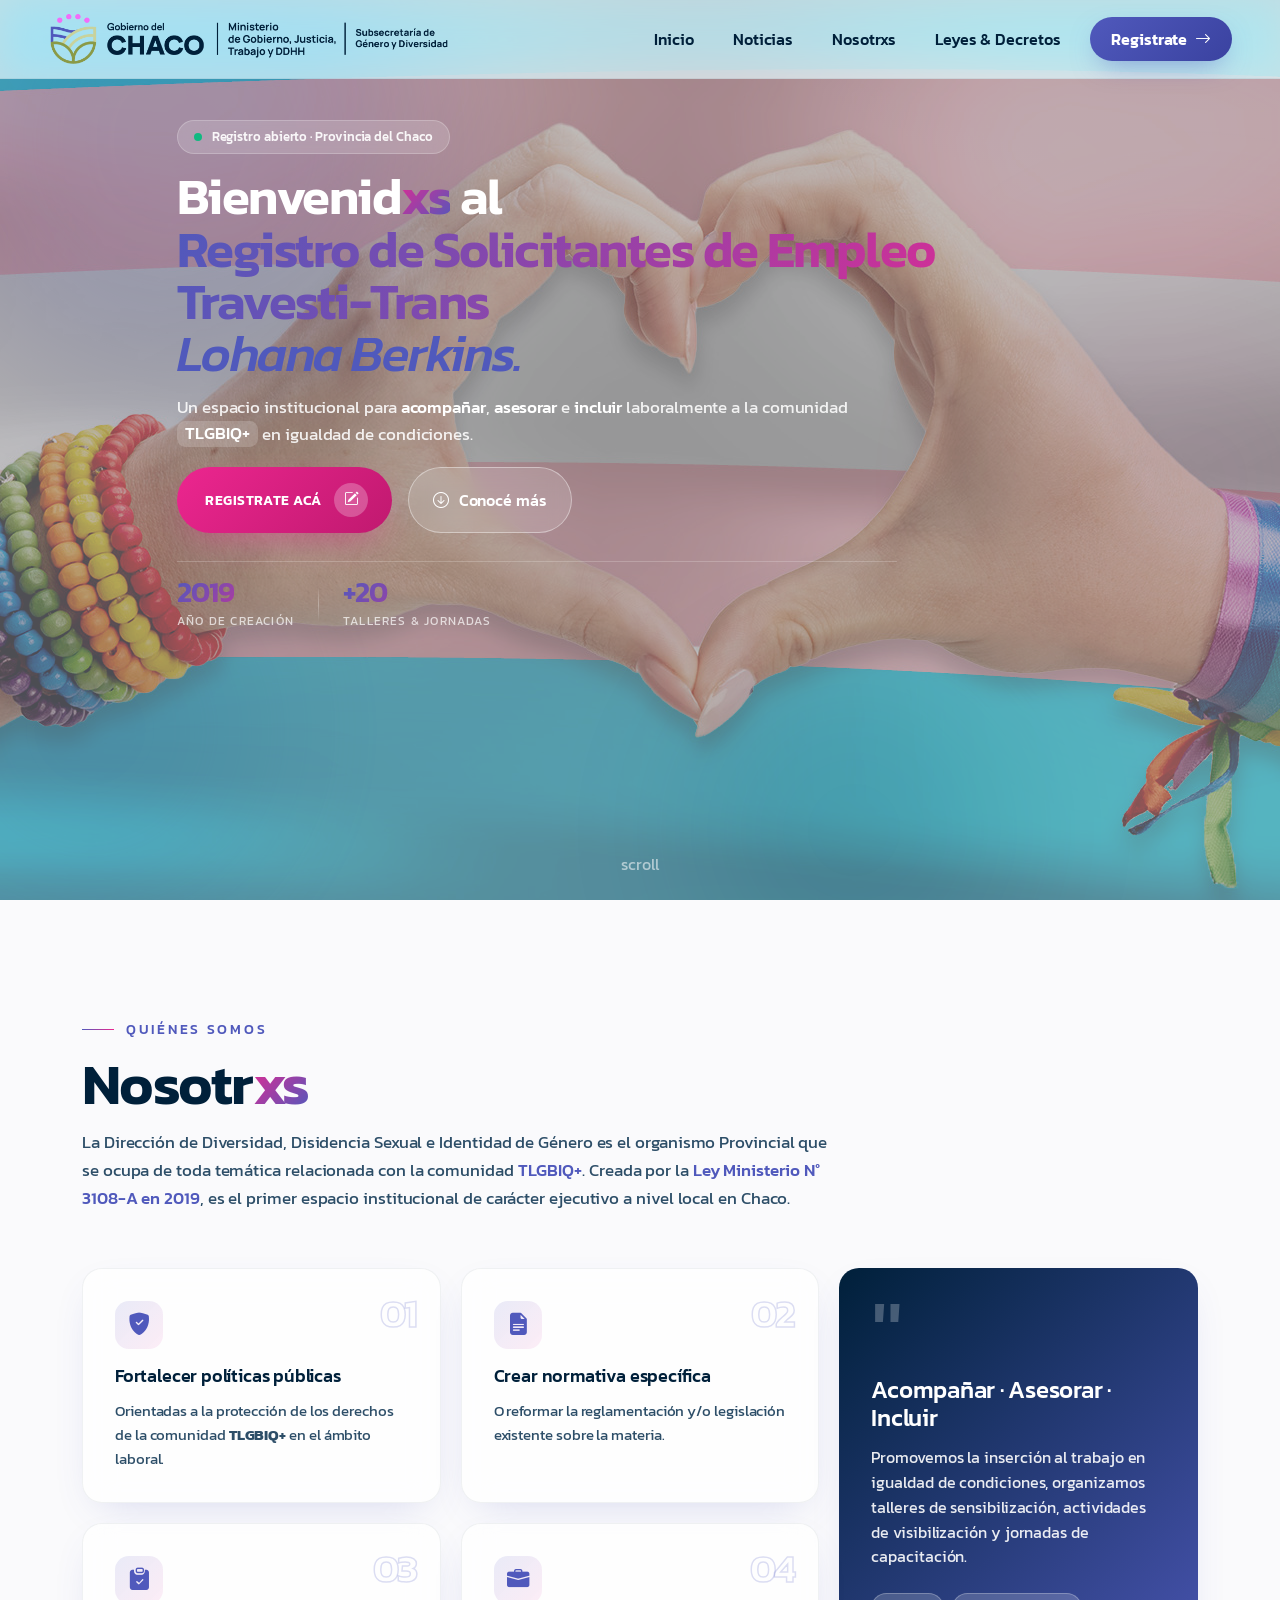
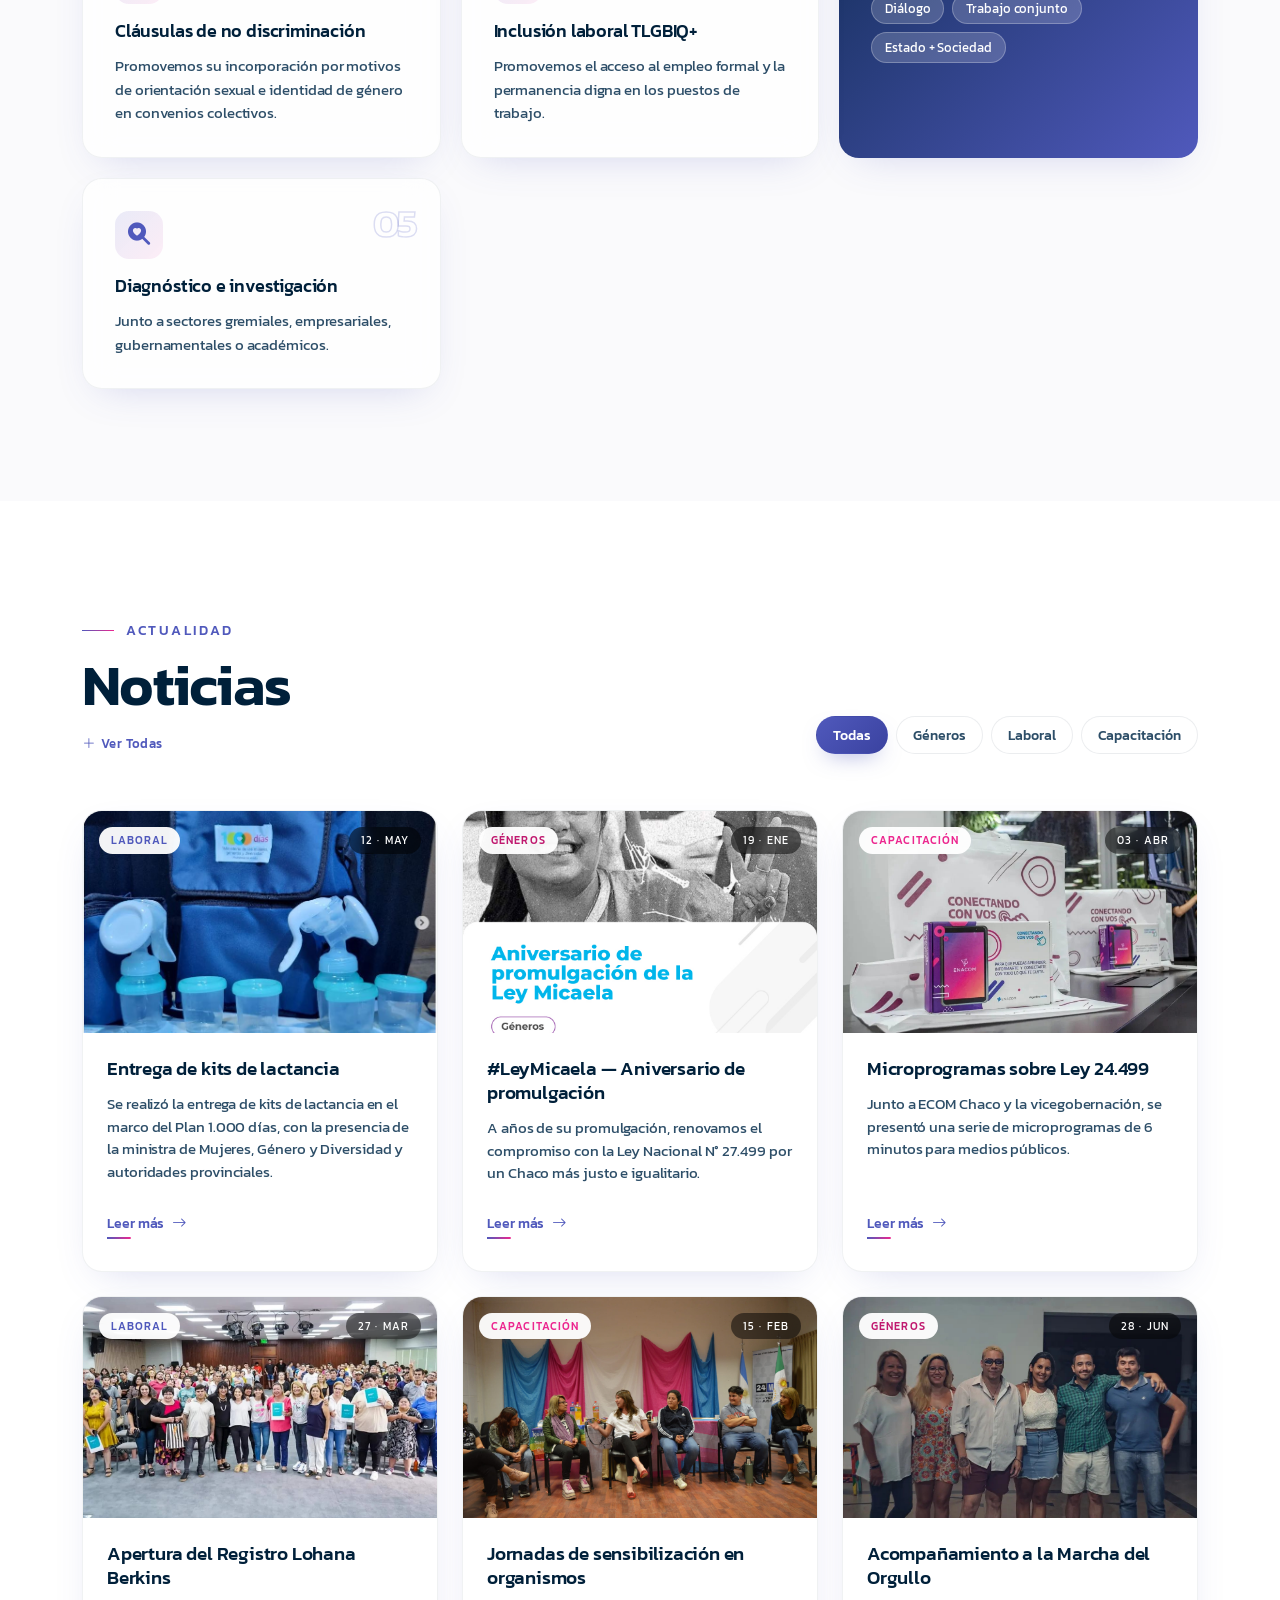
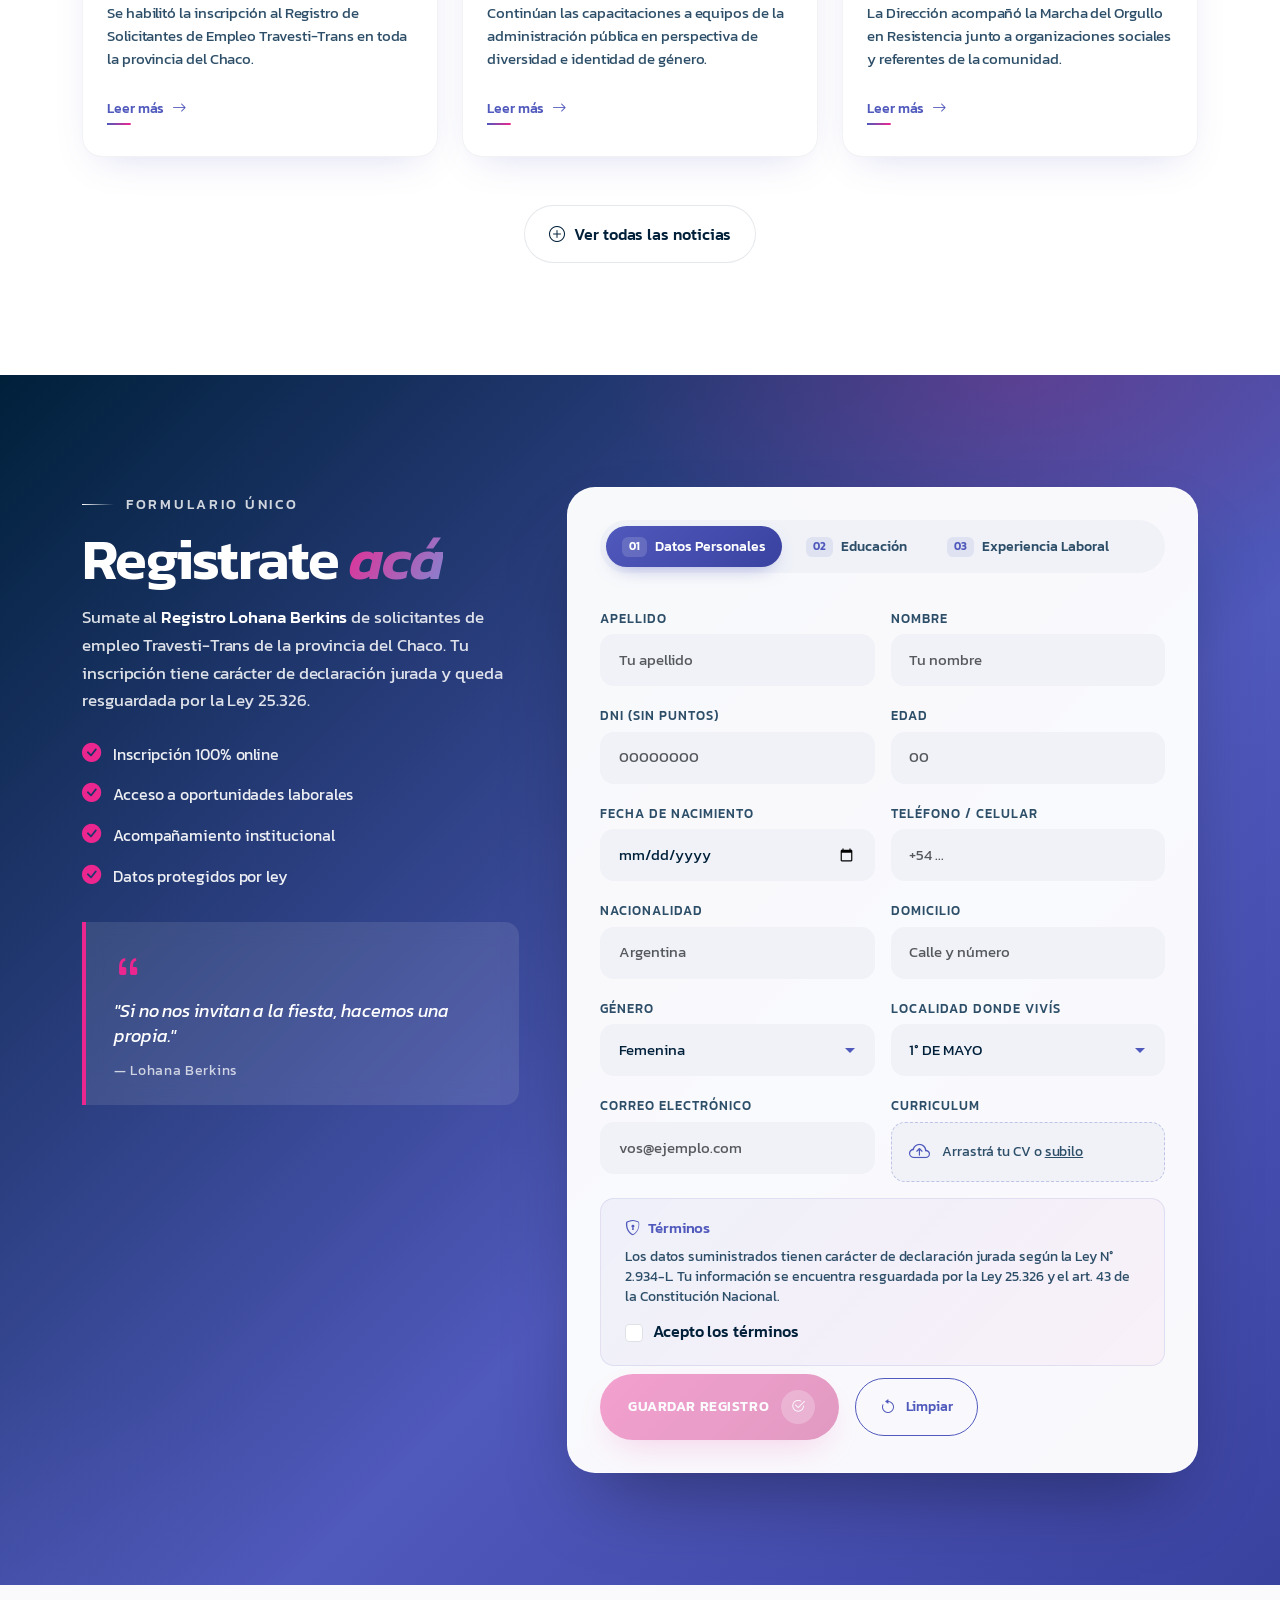
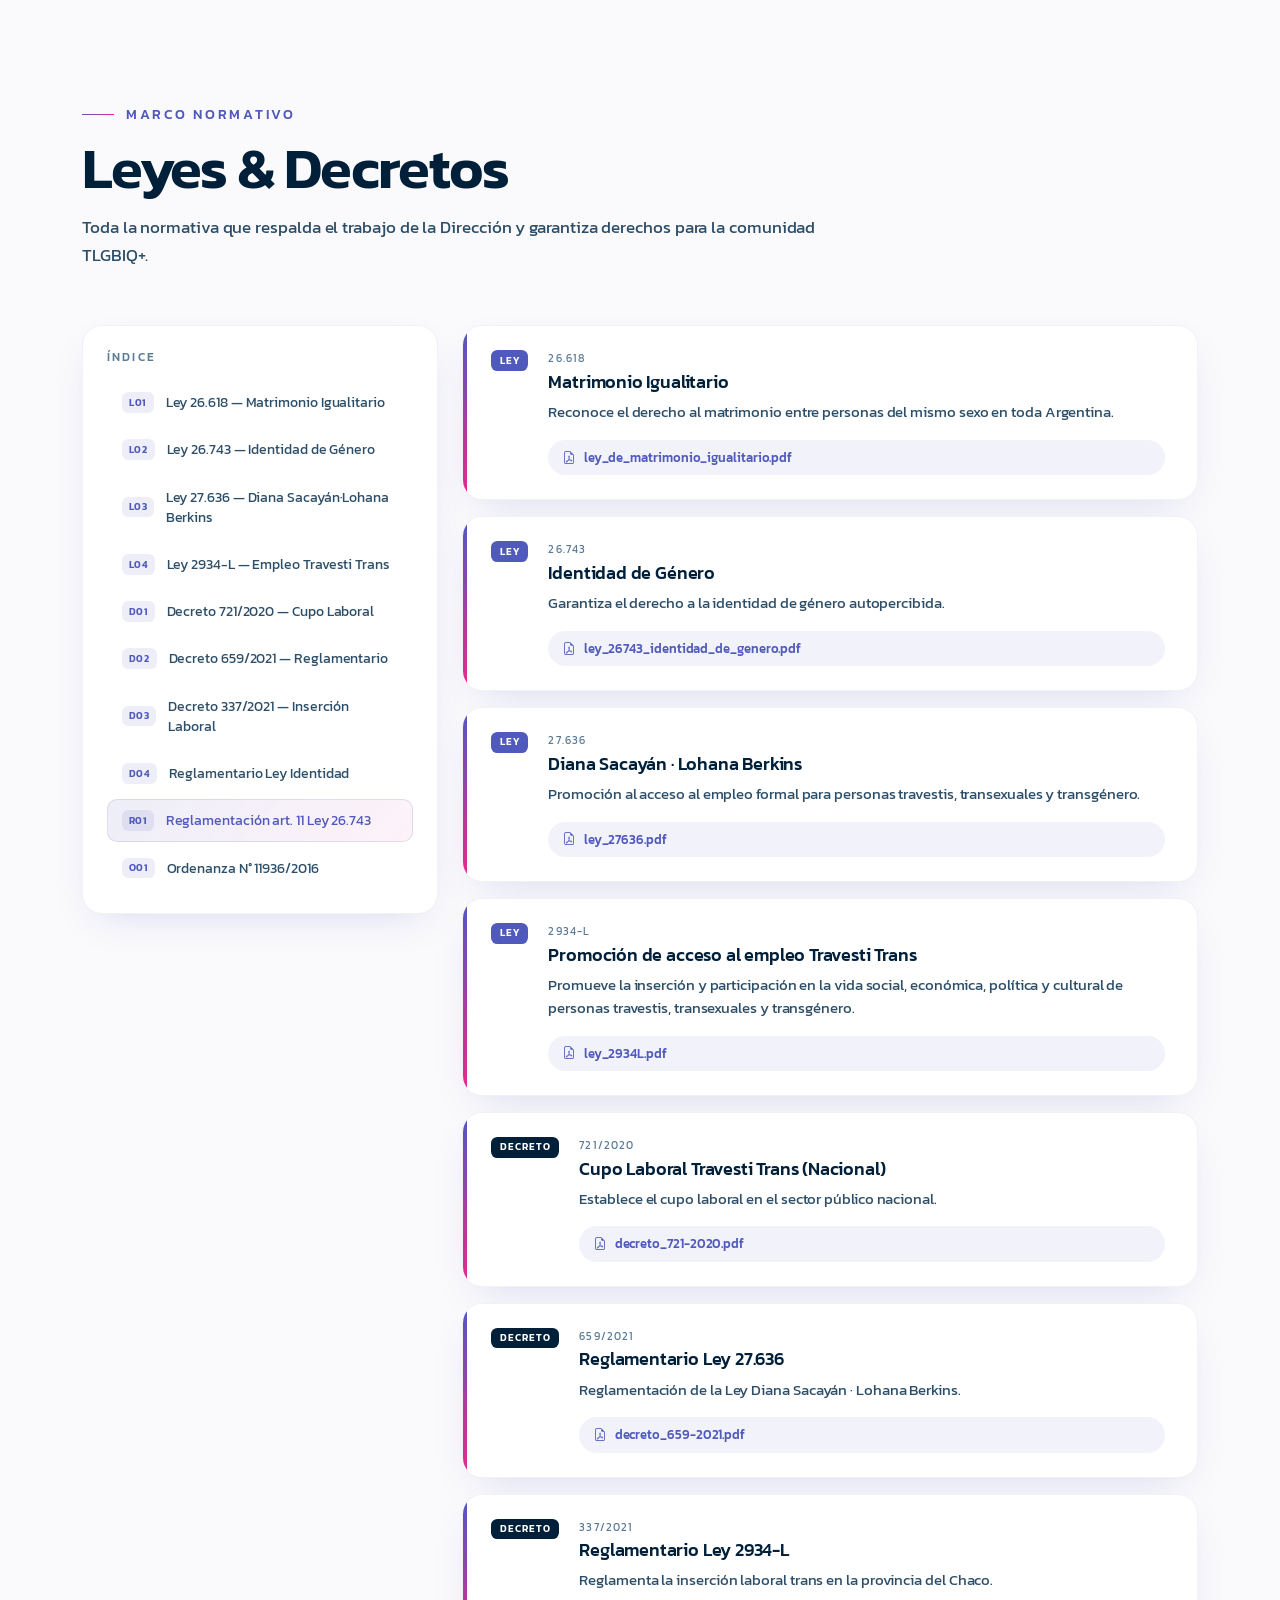
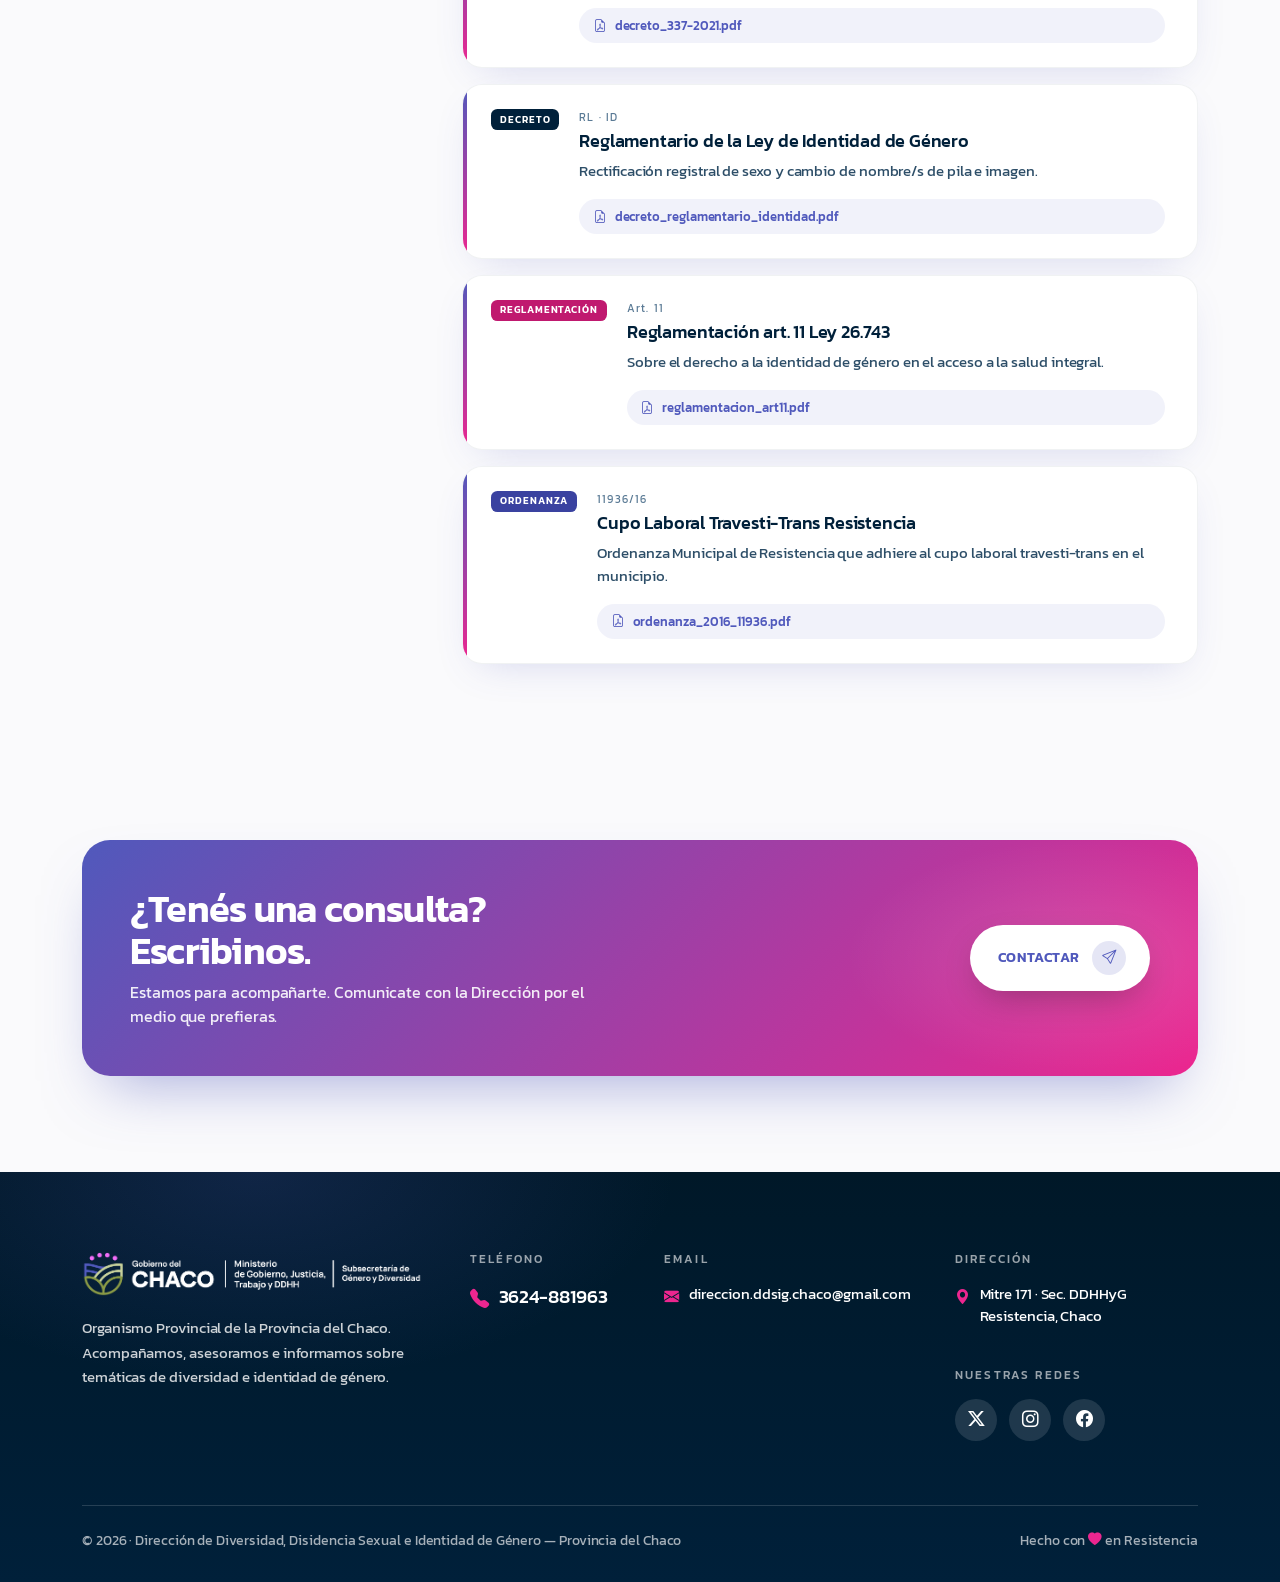
<file: Diversidad Chaco.html>
﻿<!DOCTYPE html>
<html lang="es">
<head>
<meta charset="UTF-8">
<meta name="viewport" content="width=device-width, initial-scale=1.0">
<title>Dirección de Diversidad, Disidencia Sexual e Identidad de Género — Chaco</title>

<!-- Bootstrap 5 -->
<link href="https://cdn.jsdelivr.net/npm/bootstrap@5.3.3/dist/css/bootstrap.min.css" rel="stylesheet">
<!-- Bootstrap Icons -->
<link rel="stylesheet" href="https://cdn.jsdelivr.net/npm/bootstrap-icons@1.11.3/font/bootstrap-icons.css">
<!-- Kanit -->
<link rel="preconnect" href="https://fonts.googleapis.com">
<link rel="preconnect" href="https://fonts.gstatic.com" crossorigin>
<link href="https://fonts.googleapis.com/css2?family=Kanit:wght@400;500;600&display=swap" rel="stylesheet">

<link rel="stylesheet" href="assets/styles.css">
</head>
<body>


<!-- ============ BACKGROUND GRADIENT MESH ============ -->
<div class="bg-mesh" aria-hidden="true">
  <div class="orb orb-1"></div>
  <div class="orb orb-2"></div>
  <div class="orb orb-3"></div>
  <div class="orb orb-4"></div>
</div>

<!-- ============ NAV ============ -->
<nav class="navbar navbar-expand-lg fixed-top nav-glass">
  <div class="container-fluid px-3 px-lg-5">
    <a class="navbar-brand" href="#inicio">
      <img src="img/CHAGO-MIN-SUB.png" alt="Gobierno del Chaco · Subsecretaría de Género y Diversidad" class="navbar-logo">
    </a>

    <button class="navbar-toggler border-0" type="button" data-bs-toggle="collapse" data-bs-target="#navMain">
      <i class="bi bi-list fs-3"></i>
    </button>

    <div class="collapse navbar-collapse" id="navMain">
      <ul class="navbar-nav ms-auto align-items-lg-center gap-lg-1">
        <li class="nav-item"><a class="nav-link nav-pill" href="#inicio">Inicio</a></li>
        <li class="nav-item"><a class="nav-link nav-pill" href="#noticias">Noticias</a></li>
        <li class="nav-item"><a class="nav-link nav-pill" href="#nosotrxs">Nosotrxs</a></li>
        <li class="nav-item"><a class="nav-link nav-pill" href="#leyes">Leyes &amp; Decretos</a></li>
        <li class="nav-item ms-lg-2">
          <a class="nav-cta" href="#registrate">
            <span>Registrate</span>
            <i class="bi bi-arrow-right"></i>
          </a>
        </li>
      </ul>
    </div>
  </div>
</nav>

<!-- ============ HERO ============ -->
<header id="inicio" class="hero">
  <!-- Imagen de fondo -->
  <img class="hero-bg-img" src="img/encabezado.jpg" alt="" aria-hidden="true">

  <!--
  <div class="hero-stripes" aria-hidden="true">
    <span class="stripe s1"></span>
    <span class="stripe s2"></span>
    <span class="stripe s3"></span>
    <span class="stripe s4"></span>
    <span class="stripe s5"></span>
  </div>
  -->

  <div class="container hero-inner">
    <div class="row">
      <div class="col-12 col-lg-10 mx-auto hero-text-col">
        <div class="hero-pill" data-reveal>
          <span class="pulse-dot"></span>
          Registro abierto · Provincia del Chaco
        </div>
        <h1 class="hero-title" data-reveal data-reveal-delay="80">
          Bienvenid<span class="x-letter">xs</span> al
          <span class="title-grad">Registro de Solicitantes de Empleo<br>Travesti-Trans</span>
          <span class="title-name">Lohana Berkins.</span>
        </h1>
        <p class="hero-sub" data-reveal data-reveal-delay="160">
          Un espacio institucional para <strong>acompañar</strong>, <strong>asesorar</strong> e <strong>incluir</strong>
          laboralmente a la comunidad <span class="tlgbiq">TLGBIQ+</span> en igualdad de condiciones.
        </p>
        <div class="hero-actions" data-reveal data-reveal-delay="240">
          <a href="#registrate" class="btn-primary-2026">
            <span class="btn-label">REGISTRATE ACÁ</span>
            <span class="btn-icon"><i class="bi bi-pencil-square"></i></span>
            <span class="btn-shine"></span>
          </a>
          <a href="#nosotrxs" class="btn-ghost-2026">
            <i class="bi bi-arrow-down-circle"></i>
            Conocé más
          </a>
        </div>

        <div class="hero-stats" data-reveal data-reveal-delay="320">
          <div class="stat">
            <span class="stat-num" data-count="2019">0</span>
            <span class="stat-label">Año de creación</span>
          </div>
          <div class="stat-divider"></div>
          <div class="stat">
            <span class="stat-num">+<span data-count="20">0</span></span>
            <span class="stat-label">Talleres &amp; jornadas</span>
          </div>
        </div>
      </div>

      <!--
      <div class="col-lg-5">
        <div class="hero-visual">
          ...objeto flotante comentado...
        </div>
      </div>
      -->
    </div>
  </div>

  <div class="hero-scroll-hint" aria-hidden="true">
    <span>scroll</span>
    <div class="scroll-bar"><span></span></div>
  </div>
</header>

<!-- ============ NOSOTRXS ============ -->
<section id="nosotrxs" class="section section-nosotrxs">
  <div class="container">
    <div class="section-head" data-reveal>
      <span class="section-eyebrow"><span class="eyebrow-line"></span>Quiénes somos</span>
      <h2 class="section-title">
        Nosotr<span class="x-letter">xs</span>
      </h2>
      <p class="section-lead">
        La Dirección de Diversidad, Disidencia Sexual e Identidad de Género es el organismo Provincial
        que se ocupa de toda temática relacionada con la comunidad <strong>TLGBIQ+</strong>.
        Creada por la <strong>Ley Ministerio N° 3108-A en 2019</strong>, es el primer espacio
        institucional de carácter ejecutivo a nivel local en Chaco.
      </p>
    </div>

    <!-- Bento grid -->
    <div class="bento-grid">
      <article class="bento bento-a" data-reveal>
        <div class="bento-icon"><i class="bi bi-shield-fill-check"></i></div>
        <h3>Fortalecer políticas públicas</h3>
        <p>Orientadas a la protección de los derechos de la comunidad <strong>TLGBIQ+</strong> en el ámbito laboral.</p>
        <span class="bento-num">01</span>
      </article>

      <article class="bento bento-b" data-reveal data-reveal-delay="80">
        <div class="bento-icon"><i class="bi bi-file-earmark-text-fill"></i></div>
        <h3>Crear normativa específica</h3>
        <p>O reformar la reglamentación y/o legislación existente sobre la materia.</p>
        <span class="bento-num">02</span>
      </article>

      <article class="bento bento-c bento-feature" data-reveal data-reveal-delay="160">
        <div class="bento-quote-mark">"</div>
        <h3>Acompañar · Asesorar · Incluir</h3>
        <p>
          Promovemos la inserción al trabajo en igualdad de condiciones,
          organizamos talleres de sensibilización, actividades de visibilización
          y jornadas de capacitación.
        </p>
        <div class="feature-tags">
          <span>Diálogo</span><span>Trabajo conjunto</span><span>Estado + Sociedad</span>
        </div>
      </article>

      <article class="bento bento-d" data-reveal data-reveal-delay="240">
        <div class="bento-icon"><i class="bi bi-clipboard-check-fill"></i></div>
        <h3>Cláusulas de no discriminación</h3>
        <p>Promovemos su incorporación por motivos de orientación sexual e identidad de género en convenios colectivos.</p>
        <span class="bento-num">03</span>
      </article>

      <article class="bento bento-e" data-reveal data-reveal-delay="320">
        <div class="bento-icon"><i class="bi bi-briefcase-fill"></i></div>
        <h3>Inclusión laboral TLGBIQ+</h3>
        <p>Promovemos el acceso al empleo formal y la permanencia digna en los puestos de trabajo.</p>
        <span class="bento-num">04</span>
      </article>

      <article class="bento bento-f" data-reveal data-reveal-delay="400">
        <div class="bento-icon"><i class="bi bi-search-heart-fill"></i></div>
        <h3>Diagnóstico e investigación</h3>
        <p>Junto a sectores gremiales, empresariales, gubernamentales o académicos.</p>
        <span class="bento-num">05</span>
      </article>
    </div>
  </div>
</section>

<!-- ============ NOTICIAS ============ -->
<section id="noticias" class="section section-noticias">
  <div class="container">
    <div class="section-head section-head-row" data-reveal>
      <div>
        <span class="section-eyebrow"><span class="eyebrow-line"></span>Actualidad</span>
        <h2 class="section-title">Noticias</h2>
      <a href="noticias.html" class="ver-todas-link"><i class="bi bi-plus-lg"></i> Ver Todas</a>
      </div>
      <div class="news-filters">
        <button class="chip active" data-filter="all">Todas</button>
        <button class="chip" data-filter="generos">Géneros</button>
        <button class="chip" data-filter="laboral">Laboral</button>
        <button class="chip" data-filter="capacitacion">Capacitación</button>
      </div>
    </div>

    <div class="row g-4 news-grid" id="newsGrid">

      <div class="col-md-6 col-lg-4 news-col" data-cat="laboral" data-reveal>
        <article class="news-card">
          <div class="news-media">
            <img src="img/kit-lactancia.jpg" alt="Entrega de kits de lactancia" class="news-img">
            <span class="news-tag">Laboral</span>
            <span class="news-date">12 · MAY</span>
          </div>
          <div class="news-body">
            <h3 class="news-title">Entrega de kits de lactancia</h3>
            <p class="news-excerpt">
              Se realizó la entrega de kits de lactancia en el marco del Plan 1.000 días, con la presencia
              de la ministra de Mujeres, Género y Diversidad y autoridades provinciales.
            </p>
            <a href="noticia-1.html" class="read-more">
              <span>Leer más</span>
              <i class="bi bi-arrow-right"></i>
            </a>
          </div>
        </article>
      </div>

      <div class="col-md-6 col-lg-4 news-col" data-cat="generos" data-reveal data-reveal-delay="80">
        <article class="news-card">
          <div class="news-media">
            <img src="img/Aniversario-Ley-Micaela.jpg" alt="Aniversario Ley Micaela" class="news-img">
            <span class="news-tag tag-cyan">Géneros</span>
            <span class="news-date">19 · ENE</span>
          </div>
          <div class="news-body">
            <h3 class="news-title">#LeyMicaela — Aniversario de promulgación</h3>
            <p class="news-excerpt">
              A años de su promulgación, renovamos el compromiso con la Ley Nacional N° 27.499
              por un Chaco más justo e igualitario.
            </p>
            <a href="noticia-2.html" class="read-more">
              <span>Leer más</span>
              <i class="bi bi-arrow-right"></i>
            </a>
          </div>
        </article>
      </div>

      <div class="col-md-6 col-lg-4 news-col" data-cat="capacitacion" data-reveal data-reveal-delay="160">
        <article class="news-card">
          <div class="news-media">
            <img src="img/SENDA.jpg" alt="Microprogramas ECOM Chaco" class="news-img">
            <span class="news-tag tag-pink">Capacitación</span>
            <span class="news-date">03 · ABR</span>
          </div>
          <div class="news-body">
            <h3 class="news-title">Microprogramas sobre Ley 24.499</h3>
            <p class="news-excerpt">
              Junto a ECOM Chaco y la vicegobernación, se presentó una serie de microprogramas
              de 6 minutos para medios públicos.
            </p>
            <a href="noticia-3.html" class="read-more">
              <span>Leer más</span>
              <i class="bi bi-arrow-right"></i>
            </a>
          </div>
        </article>
      </div>

      <div class="col-md-6 col-lg-4 news-col" data-cat="laboral" data-reveal>
        <article class="news-card">
          <div class="news-media">
            <img src="img/plan-incentivar-trabajo.jpg" alt="Registro Lohana Berkins" class="news-img">
            <span class="news-tag">Laboral</span>
            <span class="news-date">27 · MAR</span>
          </div>
          <div class="news-body">
            <h3 class="news-title">Apertura del Registro Lohana Berkins</h3>
            <p class="news-excerpt">
              Se habilitó la inscripción al Registro de Solicitantes de Empleo Travesti-Trans
              en toda la provincia del Chaco.
            </p>
            <a href="noticia-4.html" class="read-more">
              <span>Leer más</span>
              <i class="bi bi-arrow-right"></i>
            </a>
          </div>
        </article>
      </div>

      <div class="col-md-6 col-lg-4 news-col" data-cat="capacitacion" data-reveal data-reveal-delay="80">
        <article class="news-card">
          <div class="news-media">
            <img src="img/diversidad-discriminacion.jpg" alt="Jornada de sensibilización" class="news-img">
            <span class="news-tag tag-pink">Capacitación</span>
            <span class="news-date">15 · FEB</span>
          </div>
          <div class="news-body">
            <h3 class="news-title">Jornadas de sensibilización en organismos</h3>
            <p class="news-excerpt">
              Continúan las capacitaciones a equipos de la administración pública en perspectiva
              de diversidad e identidad de género.
            </p>
            <a href="noticia-5.html" class="read-more">
              <span>Leer más</span>
              <i class="bi bi-arrow-right"></i>
            </a>
          </div>
        </article>
      </div>

      <div class="col-md-6 col-lg-4 news-col" data-cat="generos" data-reveal data-reveal-delay="160">
        <article class="news-card">
          <div class="news-media">
            <img src="img/a-los-chongos-que-salve.jpg" alt="Marcha del Orgullo" class="news-img">
            <span class="news-tag tag-cyan">Géneros</span>
            <span class="news-date">28 · JUN</span>
          </div>
          <div class="news-body">
            <h3 class="news-title">Acompañamiento a la Marcha del Orgullo</h3>
            <p class="news-excerpt">
              La Dirección acompañó la Marcha del Orgullo en Resistencia junto a organizaciones
              sociales y referentes de la comunidad.
            </p>
            <a href="noticia-6.html" class="read-more">
              <span>Leer más</span>
              <i class="bi bi-arrow-right"></i>
            </a>
          </div>
        </article>
      </div>

    </div>

    <div class="text-center mt-5" data-reveal>
      <a href="noticias.html" class="btn-ghost-2026 mx-auto"><i class="bi bi-plus-circle"></i> Ver todas las noticias</a>
    </div>
  </div>
</section>

<!-- ============ REGISTRATE ============ -->
<section id="registrate" class="section section-registro">
  <div class="container">
    <div class="row g-5 align-items-start">
      <div class="col-lg-5">
        <div class="registro-intro" data-reveal>
          <span class="section-eyebrow light"><span class="eyebrow-line"></span>Formulario único</span>
          <h2 class="section-title light">Registrate <span class="title-grad-light">acá</span></h2>
          <p class="section-lead light">
            Sumate al <strong>Registro Lohana Berkins</strong> de solicitantes de empleo Travesti-Trans
            de la provincia del Chaco. Tu inscripción tiene carácter de declaración jurada y queda
            resguardada por la Ley 25.326.
          </p>
          <ul class="registro-list">
            <li><i class="bi bi-check-circle-fill"></i> Inscripción 100% online</li>
            <li><i class="bi bi-check-circle-fill"></i> Acceso a oportunidades laborales</li>
            <li><i class="bi bi-check-circle-fill"></i> Acompañamiento institucional</li>
            <li><i class="bi bi-check-circle-fill"></i> Datos protegidos por ley</li>
          </ul>
          <div class="registro-quote">
            <i class="bi bi-quote"></i>
            <p>"Si no nos invitan a la fiesta, hacemos una propia."</p>
            <span>— Lohana Berkins</span>
          </div>
        </div>
      </div>

      <div class="col-lg-7">
        <div class="form-card" data-reveal data-reveal-delay="120">
          <!-- Tabs -->
          <ul class="nav nav-tabs form-tabs" role="tablist">
            <li class="nav-item">
              <button class="nav-link active" data-bs-toggle="tab" data-bs-target="#tab-personal" type="button" role="tab">
                <span class="tab-num">01</span> Datos Personales
              </button>
            </li>
            <li class="nav-item">
              <button class="nav-link" data-bs-toggle="tab" data-bs-target="#tab-edu" type="button" role="tab">
                <span class="tab-num">02</span> Educación
              </button>
            </li>
            <li class="nav-item">
              <button class="nav-link" data-bs-toggle="tab" data-bs-target="#tab-lab" type="button" role="tab">
                <span class="tab-num">03</span> Experiencia Laboral
              </button>
            </li>
          </ul>

          <div class="tab-content">
            <!-- Datos -->
            <div class="tab-pane fade show active" id="tab-personal" role="tabpanel">
              <form class="row g-3">
                <div class="col-md-6">
                  <label class="form-label">Apellido</label>
                  <input type="text" class="form-control form-control-2026" placeholder="Tu apellido">
                </div>
                <div class="col-md-6">
                  <label class="form-label">Nombre</label>
                  <input type="text" class="form-control form-control-2026" placeholder="Tu nombre">
                </div>
                <div class="col-md-6">
                  <label class="form-label">DNI (sin puntos)</label>
                  <input type="text" class="form-control form-control-2026" placeholder="00000000">
                </div>
                <div class="col-md-6">
                  <label class="form-label">Edad</label>
                  <input type="number" class="form-control form-control-2026" placeholder="00">
                </div>
                <div class="col-md-6">
                  <label class="form-label">Fecha de nacimiento</label>
                  <input type="date" class="form-control form-control-2026">
                </div>
                <div class="col-md-6">
                  <label class="form-label">Teléfono / Celular</label>
                  <input type="tel" class="form-control form-control-2026" placeholder="+54 ...">
                </div>
                <div class="col-md-6">
                  <label class="form-label">Nacionalidad</label>
                  <input type="text" class="form-control form-control-2026" placeholder="Argentina">
                </div>
                <div class="col-md-6">
                  <label class="form-label">Domicilio</label>
                  <input type="text" class="form-control form-control-2026" placeholder="Calle y número">
                </div>
                <div class="col-md-6">
                  <label class="form-label">Género</label>
                  <select class="form-select form-control-2026">
                    <option>Femenina</option>
                    <option>Masculino</option>
                    <option>No binarie</option>
                    <option>Travesti</option>
                    <option>Trans</option>
                    <option>Otro</option>
                  </select>
                </div>
                <div class="col-md-6">
                  <label class="form-label">Localidad donde vivís</label>
                  <select class="form-select form-control-2026">
                    <option>1° DE MAYO</option>
                    <option>RESISTENCIA</option>
                    <option>BARRANQUERAS</option>
                    <option>SÁENZ PEÑA</option>
                    <option>VILLA ÁNGELA</option>
                  </select>
                </div>
                <div class="col-md-6">
                  <label class="form-label">Correo electrónico</label>
                  <input type="email" class="form-control form-control-2026" placeholder="vos@ejemplo.com">
                </div>
                <div class="col-md-6">
                  <label class="form-label">Curriculum</label>
                  <label class="file-drop">
                    <i class="bi bi-cloud-arrow-up"></i>
                    <span>Arrastrá tu CV o <u>subilo</u></span>
                    <input type="file" hidden>
                  </label>
                </div>

                <div class="col-12">
                  <div class="terms-box">
                    <h5><i class="bi bi-shield-lock"></i> Términos</h5>
                    <p>
                      Los datos suministrados tienen carácter de declaración jurada según la Ley N° 2.934-L.
                      Tu información se encuentra resguardada por la Ley 25.326 y el art. 43 de la Constitución Nacional.
                    </p>
                    <label class="form-check terms-check">
                      <input class="form-check-input" type="checkbox" id="termsCheckbox">
                      <span>Acepto los términos</span>
                    </label>
                  </div>
                </div>

                <div class="col-12 d-flex gap-3 flex-wrap form-actions-row mt-2">
                  <button type="button" class="btn-primary-2026 btn-guardar-form" disabled>
                    <span class="btn-label">Guardar registro</span>
                    <span class="btn-icon"><i class="bi bi-check2-circle"></i></span>
                    <span class="btn-shine"></span>
                  </button>
                  <button type="button" class="btn-clear-form btn-clear-tab">
                    <i class="bi bi-arrow-counterclockwise"></i>
                    Limpiar
                  </button>
                </div>
              </form>
            </div>

            <!-- Educación -->
            <div class="tab-pane fade" id="tab-edu" role="tabpanel">
              <form class="row g-3" id="formEdu">
                <div class="col-md-6">
                  <label class="form-label">Nivel educativo</label>
                  <select class="form-select form-control-2026">
                    <option value="">Seleccioná un nivel...</option>
                    <option>Primario</option>
                    <option>Secundario</option>
                    <option>Terciario</option>
                    <option>Universitario</option>
                  </select>
                </div>
                <div class="col-md-6">
                  <label class="form-label">Estado</label>
                  <select class="form-select form-control-2026" id="eduEstadoSelect">
                    <option value="">Seleccioná un estado...</option>
                    <option value="completo">Completo</option>
                    <option value="incompleto">Incompleto</option>
                    <option value="en-curso">En curso</option>
                  </select>
                </div>
                <div class="col-md-6 cond-field" id="condGradoIncompleto" style="display:none">
                  <label class="form-label">Hasta que grado/año llegó</label>
                  <input class="form-control form-control-2026" placeholder="Ej: 3° año secundario">
                </div>
                <div class="col-md-6 cond-field" id="condGradoEnCurso" style="display:none">
                  <label class="form-label">Grado/Año que está cursando</label>
                  <input class="form-control form-control-2026" placeholder="Ej: 2° año">
                </div>
                <div class="col-12">
                  <label class="form-label">Institución</label>
                  <input class="form-control form-control-2026" placeholder="Nombre del establecimiento">
                </div>

                <div class="col-12">
                  <label class="form-label">Cursos / Talleres realizados <span class="label-hint">Seleccioná uno a uno del desplegable</span></label>
                  <div class="multiselect-wrap">
                    <select class="form-select form-control-2026 multiselect-trigger">
                      <option value="">+ Agregar curso...</option>
                      <option value="artes">Artes</option>
                      <option value="estetica">Estética y Cuidado corporal</option>
                      <option value="idiomas">Idiomas</option>
                      <option value="gastronomia">Gastronomía</option>
                      <option value="huertas">Huertas, cultivos, cría de ganado</option>
                      <option value="eventos">Producción y organización de eventos</option>
                      <option value="comunicacion">Comunicación y Publicidad</option>
                      <option value="oficios">Oficios (pintura, albañilería, electricidad, costura)</option>
                      <option value="salud-com">Promoción de salud comunitaria, primeros auxilios</option>
                      <option value="ddhh">Derechos Humanos y diversidad</option>
                    </select>
                    <div class="tag-pool"></div>
                  </div>
                </div>

                <div class="col-12">
                  <div class="field-group">
                    <label class="form-label">¿Otros conocimientos?</label>
                    <div class="si-no-group" data-reveals="otrosConocBox">
                      <label class="si-no-opt"><input type="radio" name="otrosConoc" value="si"><span>Sí</span></label>
                      <label class="si-no-opt"><input type="radio" name="otrosConoc" value="no"><span>No</span></label>
                    </div>
                    <div class="cond-field mt-2" id="otrosConocBox" style="display:none">
                      <textarea class="form-control form-control-2026" rows="3" placeholder="Escribí acá otros cursos o conocimientos" style="font-style:italic"></textarea>
                    </div>
                  </div>
                </div>

                <div class="col-12">
                  <div class="field-group">
                    <label class="form-label">¿Le interesaría participar de algún programa de capacitación laboral/acceso al empleo?</label>
                    <div class="si-no-group">
                      <label class="si-no-opt"><input type="radio" name="intCapacitacion" value="si"><span>Sí</span></label>
                      <label class="si-no-opt"><input type="radio" name="intCapacitacion" value="no"><span>No</span></label>
                    </div>
                  </div>
                </div>

                <div class="col-12">
                  <label class="form-label">Cursos/Conocimientos de Informática <span class="label-hint">Seleccioná uno a uno del desplegable</span></label>
                  <div class="multiselect-wrap">
                    <select class="form-select form-control-2026 multiselect-trigger">
                      <option value="">+ Agregar conocimiento...</option>
                      <option value="word">Word o similar</option>
                      <option value="excel">Excel o similar</option>
                      <option value="ppt">PowerPoint o similar</option>
                      <option value="redes">Producción de contenidos para Redes Sociales</option>
                      <option value="diseno">Programas de Diseño (AutoCad, PhotoShop, otro)</option>
                      <option value="navegadores">Navegadores (Chrome, Firefox, Explorer)</option>
                      <option value="email-inf">Correo electrónico</option>
                      <option value="ninguno" data-exclusive="true">No poseo conocimientos en informática</option>
                    </select>
                    <div class="tag-pool"></div>
                  </div>
                </div>

                <div class="col-12 d-flex gap-3 flex-wrap form-actions-row mt-2">
                  <button type="button" class="btn-primary-2026 btn-guardar-form" disabled>
                    <span class="btn-label">Guardar registro</span>
                    <span class="btn-icon"><i class="bi bi-check2-circle"></i></span>
                    <span class="btn-shine"></span>
                  </button>
                  <button type="button" class="btn-clear-form btn-clear-tab">
                    <i class="bi bi-arrow-counterclockwise"></i>
                    Limpiar
                  </button>
                </div>
              </form>
            </div>

            <!-- Laboral -->
            <div class="tab-pane fade" id="tab-lab" role="tabpanel">
              <form class="row g-3" id="formLab">

                <div class="col-12">
                  <h6 class="form-section-title">Ocupación Actual</h6>
                </div>

                <div class="col-12">
                  <div class="ocupacion-item">
                    <label class="form-label mb-2">Actualmente, ¿Realiza actividades por las que obtiene dinero?</label>
                    <div class="si-no-group">
                      <label class="si-no-opt"><input type="radio" name="actDinero" value="si"><span>Sí</span></label>
                      <label class="si-no-opt"><input type="radio" name="actDinero" value="no"><span>No</span></label>
                    </div>
                  </div>
                </div>

                <div class="col-12">
                  <div class="ocupacion-item">
                    <label class="form-label mb-2">Actualmente, ¿Realiza actividades o capacitación laboral/acceso al empleo?</label>
                    <div class="si-no-group">
                      <label class="si-no-opt"><input type="radio" name="actCapLab" value="si"><span>Sí</span></label>
                      <label class="si-no-opt"><input type="radio" name="actCapLab" value="no"><span>No</span></label>
                    </div>
                  </div>
                </div>

                <div class="col-12">
                  <div class="ocupacion-item">
                    <label class="form-label mb-2">¿Es parte de algún programa o recibe una prestación/asignación estatal?</label>
                    <div class="si-no-group">
                      <label class="si-no-opt"><input type="radio" name="prestacion" value="si"><span>Sí</span></label>
                      <label class="si-no-opt"><input type="radio" name="prestacion" value="no"><span>No</span></label>
                    </div>
                  </div>
                </div>

                <div class="col-12">
                  <div class="form-note">
                    <i class="bi bi-info-circle-fill"></i>
                    Recibir una prestación no impide la inscripción al registro
                  </div>
                </div>

                <div class="col-12">
                  <label class="form-label">Área del Sector Público Provincial donde le gustaría trabajar</label>
                  <select class="form-select form-control-2026">
                    <option value="">Seleccioná un área...</option>
                    <option>Arte y Cultura</option>
                    <option>Asuntos Jurídicos / Ciencia y tecnología</option>
                    <option>Comunicación y Relaciones Institucionales</option>
                    <option>Defensa o Seguridad</option>
                    <option>Derechos Humanos y Géneros</option>
                    <option>Desarrollo Social</option>
                    <option>Territorial y Hábitat</option>
                    <option>Economía/Educación</option>
                    <option>Mantenimiento, Limpieza y Servicios Generales</option>
                    <option>Salud</option>
                    <option>Turismo/Deporte</option>
                  </select>
                </div>

                <div class="col-12">
                  <label class="form-label">Capacidades y Actitudes <span class="label-hint">Seleccioná una a una del desplegable</span></label>
                  <div class="multiselect-wrap">
                    <select class="form-select form-control-2026 multiselect-trigger">
                      <option value="">+ Agregar capacidad o actitud...</option>
                      <option value="c01">Tengo compromiso con mis tareas</option>
                      <option value="c02">Me gusta trabajar con tecnología/herramientas digitales</option>
                      <option value="c03">Soy una persona organizada</option>
                      <option value="c04">Soy capaz de realizar tareas y funciones según los objetivos que me propongan</option>
                      <option value="c05">Puedo analizar situaciones de manera crítica</option>
                      <option value="c06">Me gusta escuchar a los demás; Tengo habilidad para las comunicaciones</option>
                      <option value="c07">Me gusta aprender siempre</option>
                      <option value="c08">Soy una persona creativa</option>
                      <option value="c09">Tengo mucha iniciativa</option>
                      <option value="c10">Me gusta trabajar en equipo y colaborar</option>
                      <option value="c11">Soy capaz de adaptarme a distintas situaciones entornos y personas</option>
                      <option value="c12">Suelo relacionarme con otras personas de manera cordial, respetuosa y con compañerismo</option>
                      <option value="c13">Soy resolutivx/resuelvo problemas</option>
                      <option value="c14">Puedo pensar más allá del presente, anticipándome a problemas y establecer metas futuras</option>
                      <option value="c15">Soy capaz de guiar personas y equipos de trabajo</option>
                      <option value="c16">Me gusta tener objetivos y planificarlos para poder cumplirlos. Me pongo plazos y priorizo lo más importante</option>
                      <option value="c17">Me gusta ayudar a las personas a conseguir lo mejor de sí</option>
                      <option value="c18">Soy capaz de trabajar de manera eficiente en situaciones de exigencia, desacuerdo y/o diversidad</option>
                      <option value="c19">Soy capaz de tomar decisiones adecuadas en diversas circunstancias</option>
                      <option value="c20">Me considero resiliente, capaz de superar dificultades</option>
                    </select>
                    <div class="tag-pool"></div>
                  </div>
                </div>

                <div class="col-12">
                  <label class="form-label">Experiencia Laboral <span class="label-hint">Seleccioná una a una del desplegable</span></label>
                  <div class="multiselect-wrap">
                    <select class="form-select form-control-2026 multiselect-trigger" id="expLaboralSelect">
                      <option value="">+ Agregar experiencia...</option>
                      <option value="e01">Actividades Artísticas - Música o Teatro</option>
                      <option value="e02">Artes Plásticas</option>
                      <option value="e03">Otras actividades artísticas</option>
                      <option value="e04">Albañilería, Electricidad y Mantenimiento</option>
                      <option value="e05">Atención al público</option>
                      <option value="e06">Cocina y Comedores</option>
                      <option value="e07">Cooperativas, Trabajo territorial y Redes comunitarias</option>
                      <option value="e08">Cría de ganado, siembra y cosechas</option>
                      <option value="e09">Cuidado de personas (mayores o niñxs)</option>
                      <option value="e10">Cuidado de mascotas</option>
                      <option value="e11">Educación y capacitación</option>
                      <option value="e12">Empleadx domésticx, Maestranza</option>
                      <option value="e13">Empleadx en fábrica</option>
                      <option value="e14">Estética y Cuidado corporal</option>
                      <option value="e15">Experiencias contables</option>
                      <option value="e16">Experiencias jurídicas</option>
                      <option value="e17">Fotografía, producciones audiovisuales</option>
                      <option value="e18">Gestión y organización de eventos</option>
                      <option value="e19">Indumentaria, Costura y Confección</option>
                      <option value="e20">Limpieza y Mantenimiento</option>
                      <option value="e21">Medios de comunicación (radio, tv, locución, etc.)</option>
                      <option value="e22">Peluqueria</option>
                      <option value="e23">Promoción en género y derechos LGBTI+</option>
                      <option value="e24">Salud</option>
                      <option value="e25">Tareas administrativas</option>
                      <option value="e26">Transporte, Traslados y Logística</option>
                      <option value="e27">Turismo</option>
                      <option value="e28">Venta directa (comercios, ferias, venta ambulante, Telemarketer)</option>
                      <option value="sin-exp" data-exclusive="true">Sin Experiencia Laboral</option>
                      <option value="otra-exp" data-open-text="true">Otra Experiencia Laboral</option>
                    </select>
                    <div class="tag-pool"></div>
                    <div class="cond-field mt-2" id="otraExpInput" style="display:none">
                      <div class="d-flex gap-2">
                        <input class="form-control form-control-2026 flex-grow-1" id="otraExpText" placeholder="Describí tu experiencia laboral">
                        <button type="button" class="btn-add-tag" id="btnAddOtraExp" aria-label="Agregar">
                          <i class="bi bi-plus-lg"></i>
                        </button>
                      </div>
                    </div>
                  </div>
                </div>

                <div class="col-12 d-flex gap-3 flex-wrap form-actions-row mt-2">
                  <button type="button" class="btn-primary-2026 btn-guardar-form" disabled>
                    <span class="btn-label">Guardar registro</span>
                    <span class="btn-icon"><i class="bi bi-check2-circle"></i></span>
                    <span class="btn-shine"></span>
                  </button>
                  <button type="button" class="btn-clear-form btn-clear-tab">
                    <i class="bi bi-arrow-counterclockwise"></i>
                    Limpiar
                  </button>
                </div>
              </form>
            </div>
          </div>
        </div>
      </div>
    </div>
  </div>
</section>

<!-- ============ LEYES Y DECRETOS ============ -->
<section id="leyes" class="section section-leyes">
  <div class="container">
    <div class="section-head" data-reveal>
      <span class="section-eyebrow"><span class="eyebrow-line"></span>Marco normativo</span>
      <h2 class="section-title">Leyes &amp; Decretos</h2>
      <p class="section-lead">
        Toda la normativa que respalda el trabajo de la Dirección y garantiza derechos para la comunidad TLGBIQ+.
      </p>
    </div>

    <div class="row g-4">
      <div class="col-lg-4">
        <div class="leyes-sidebar" data-reveal>
          <h3 class="sidebar-title">Índice</h3>
          <ul class="leyes-index">
            <li><a href="#l1" class="active"><span>L01</span> Ley 26.618 — Matrimonio Igualitario</a></li>
            <li><a href="#l2"><span>L02</span> Ley 26.743 — Identidad de Género</a></li>
            <li><a href="#l3"><span>L03</span> Ley 27.636 — Diana Sacayán·Lohana Berkins</a></li>
            <li><a href="#l4"><span>L04</span> Ley 2934-L — Empleo Travesti Trans</a></li>
            <li><a href="#l5"><span>D01</span> Decreto 721/2020 — Cupo Laboral</a></li>
            <li><a href="#l6"><span>D02</span> Decreto 659/2021 — Reglamentario</a></li>
            <li><a href="#l7"><span>D03</span> Decreto 337/2021 — Inserción Laboral</a></li>
            <li><a href="#l8"><span>D04</span> Reglamentario Ley Identidad</a></li>
            <li><a href="#l9"><span>R01</span> Reglamentación art. 11 Ley 26.743</a></li>
            <li><a href="#l10"><span>O01</span> Ordenanza N° 11936/2016</a></li>
          </ul>
        </div>
      </div>

      <div class="col-lg-8">
        <div class="leyes-list" data-reveal data-reveal-delay="120">

          <article class="ley-card" id="l1">
            <div class="ley-tag">Ley</div>
            <div class="ley-num">26.618</div>
            <h3>Matrimonio Igualitario</h3>
            <p>Reconoce el derecho al matrimonio entre personas del mismo sexo en toda Argentina.</p>
            <a href="#" class="ley-link"><i class="bi bi-file-earmark-pdf"></i> ley_de_matrimonio_igualitario.pdf</a>
          </article>

          <article class="ley-card" id="l2">
            <div class="ley-tag">Ley</div>
            <div class="ley-num">26.743</div>
            <h3>Identidad de Género</h3>
            <p>Garantiza el derecho a la identidad de género autopercibida.</p>
            <a href="#" class="ley-link"><i class="bi bi-file-earmark-pdf"></i> ley_26743_identidad_de_genero.pdf</a>
          </article>

          <article class="ley-card" id="l3">
            <div class="ley-tag">Ley</div>
            <div class="ley-num">27.636</div>
            <h3>Diana Sacayán · Lohana Berkins</h3>
            <p>Promoción al acceso al empleo formal para personas travestis, transexuales y transgénero.</p>
            <a href="#" class="ley-link"><i class="bi bi-file-earmark-pdf"></i> ley_27636.pdf</a>
          </article>

          <article class="ley-card" id="l4">
            <div class="ley-tag">Ley</div>
            <div class="ley-num">2934-L</div>
            <h3>Promoción de acceso al empleo Travesti Trans</h3>
            <p>Promueve la inserción y participación en la vida social, económica, política y cultural de personas travestis, transexuales y transgénero.</p>
            <a href="#" class="ley-link"><i class="bi bi-file-earmark-pdf"></i> ley_2934L.pdf</a>
          </article>

          <article class="ley-card" id="l5">
            <div class="ley-tag dec">Decreto</div>
            <div class="ley-num">721/2020</div>
            <h3>Cupo Laboral Travesti Trans (Nacional)</h3>
            <p>Establece el cupo laboral en el sector público nacional.</p>
            <a href="#" class="ley-link"><i class="bi bi-file-earmark-pdf"></i> decreto_721-2020.pdf</a>
          </article>

          <article class="ley-card" id="l6">
            <div class="ley-tag dec">Decreto</div>
            <div class="ley-num">659/2021</div>
            <h3>Reglamentario Ley 27.636</h3>
            <p>Reglamentación de la Ley Diana Sacayán · Lohana Berkins.</p>
            <a href="#" class="ley-link"><i class="bi bi-file-earmark-pdf"></i> decreto_659-2021.pdf</a>
          </article>

          <article class="ley-card" id="l7">
            <div class="ley-tag dec">Decreto</div>
            <div class="ley-num">337/2021</div>
            <h3>Reglamentario Ley 2934-L</h3>
            <p>Reglamenta la inserción laboral trans en la provincia del Chaco.</p>
            <a href="#" class="ley-link"><i class="bi bi-file-earmark-pdf"></i> decreto_337-2021.pdf</a>
          </article>

          <article class="ley-card" id="l8">
            <div class="ley-tag dec">Decreto</div>
            <div class="ley-num">RL · ID</div>
            <h3>Reglamentario de la Ley de Identidad de Género</h3>
            <p>Rectificación registral de sexo y cambio de nombre/s de pila e imagen.</p>
            <a href="#" class="ley-link"><i class="bi bi-file-earmark-pdf"></i> decreto_reglamentario_identidad.pdf</a>
          </article>

          <article class="ley-card" id="l9">
            <div class="ley-tag reg">Reglamentación</div>
            <div class="ley-num">Art. 11</div>
            <h3>Reglamentación art. 11 Ley 26.743</h3>
            <p>Sobre el derecho a la identidad de género en el acceso a la salud integral.</p>
            <a href="#" class="ley-link"><i class="bi bi-file-earmark-pdf"></i> reglamentacion_art11.pdf</a>
          </article>

          <article class="ley-card" id="l10">
            <div class="ley-tag ord">Ordenanza</div>
            <div class="ley-num">11936/16</div>
            <h3>Cupo Laboral Travesti-Trans Resistencia</h3>
            <p>Ordenanza Municipal de Resistencia que adhiere al cupo laboral travesti-trans en el municipio.</p>
            <a href="#" class="ley-link"><i class="bi bi-file-earmark-pdf"></i> ordenanza_2016_11936.pdf</a>
          </article>

        </div>
      </div>
    </div>
  </div>
</section>

<!-- ============ CTA BANNER ============ -->
<section class="cta-banner">
  <div class="container">
    <div class="cta-inner" data-reveal>
      <div>
        <h3>¿Tenés una consulta?<br>Escribinos.</h3>
        <p>Estamos para acompañarte. Comunicate con la Dirección por el medio que prefieras.</p>
      </div>
      <a href="mailto:direccion.ddsig.chaco@gmail.com" class="btn-primary-2026 light">
        <span class="btn-label">Contactar</span>
        <span class="btn-icon"><i class="bi bi-send"></i></span>
        <span class="btn-shine"></span>
      </a>
    </div>
  </div>
</section>

<!-- ============ FOOTER ============ -->
<footer class="footer">
  <div class="container">
    <div class="row g-5">
      <div class="col-lg-4">
        <img src="img/CHAGO-MIN-SUB-foot.png" alt="Gobierno del Chaco · Subsecretaría de Género y Diversidad" class="footer-logo">
        <p class="footer-copy">
          Organismo Provincial de la Provincia del Chaco. Acompañamos, asesoramos
          e informamos sobre temáticas de diversidad e identidad de género.
        </p>
      </div>

      <div class="col-md-4 col-lg-2">
        <h6 class="footer-h">Teléfono</h6>
        <a href="tel:3624881963" class="footer-link big-link">
          <i class="bi bi-telephone-fill"></i> 3624-881963
        </a>
      </div>

      <div class="col-md-4 col-lg-3">
        <h6 class="footer-h">Email</h6>
        <a href="mailto:direccion.ddsig.chaco@gmail.com" class="footer-link">
          <i class="bi bi-envelope-fill"></i>
          direccion.ddsig.chaco@gmail.com
        </a>
      </div>

      <div class="col-md-4 col-lg-3">
        <h6 class="footer-h">Dirección</h6>
        <p class="footer-link">
          <i class="bi bi-geo-alt-fill"></i>
          Mitre 171 · Sec. DDHHyG<br>
          Resistencia, Chaco
        </p>

        <h6 class="footer-h mt-4">Nuestras redes</h6>
        <div class="socials">
          <a href="#" aria-label="Twitter"><i class="bi bi-twitter-x"></i></a>
          <a href="#" aria-label="Instagram"><i class="bi bi-instagram"></i></a>
          <a href="#" aria-label="Facebook"><i class="bi bi-facebook"></i></a>
        </div>
      </div>
    </div>

    <div class="footer-bottom">
      <span>© 2026 · Dirección de Diversidad, Disidencia Sexual e Identidad de Género — Provincia del Chaco</span>
      <span>Hecho con <i class="bi bi-heart-fill"></i> en Resistencia</span>
    </div>
  </div>
</footer>

<!-- Bootstrap JS -->
<script src="https://cdn.jsdelivr.net/npm/bootstrap@5.3.3/dist/js/bootstrap.bundle.min.js"></script>
<script src="assets/app.js"></script>

</body>
</html>
</file>
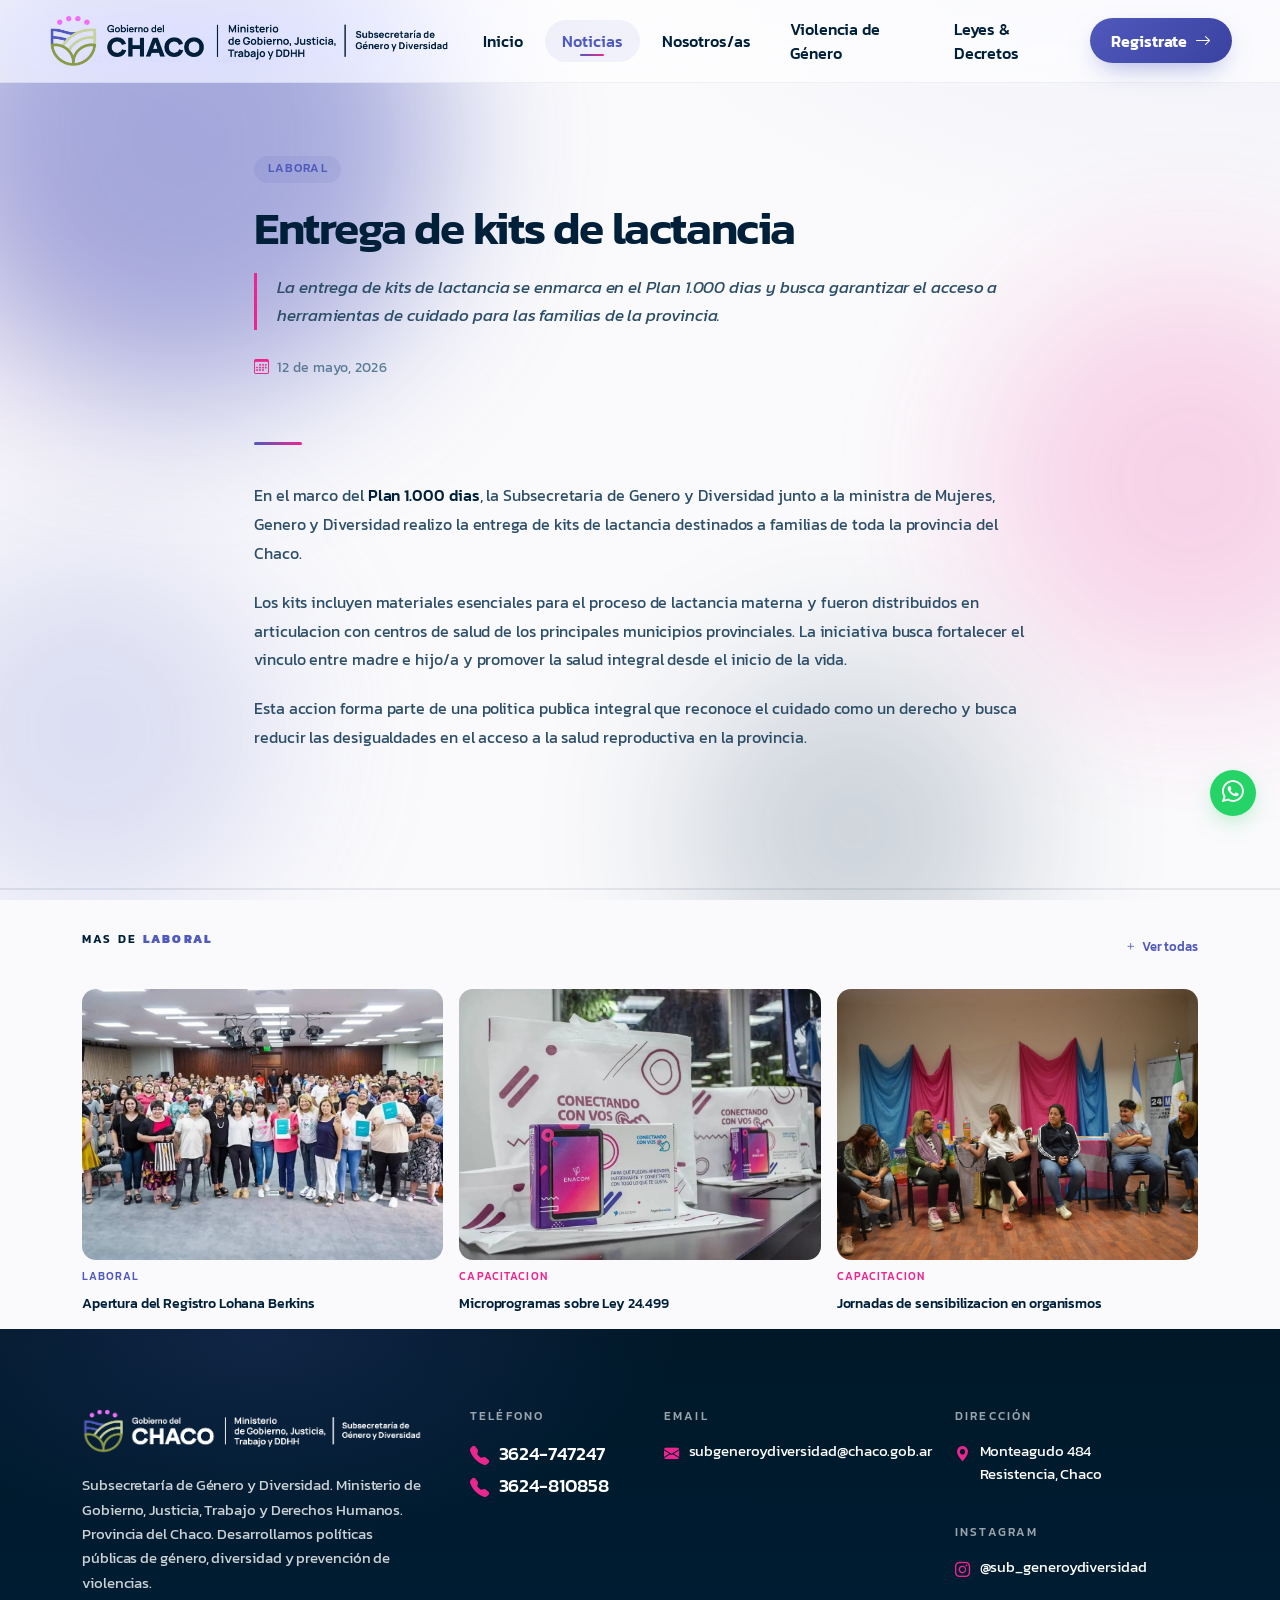
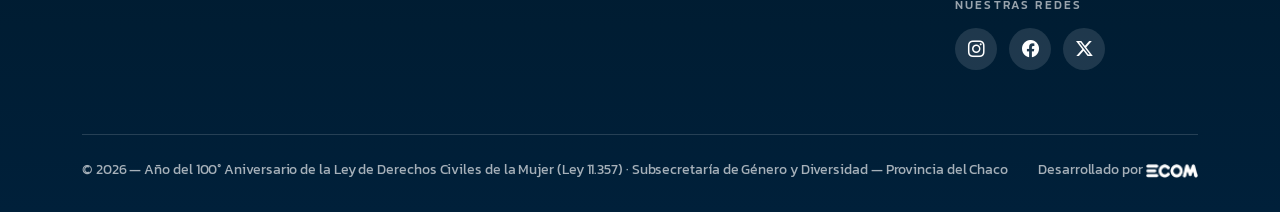
<file: noticia-1.html>
﻿<!DOCTYPE html>
<html lang="es">
<head>
<meta charset="UTF-8">
<meta name="viewport" content="width=device-width, initial-scale=1.0">
<meta name="description" content="Subsecretaría de Género y Diversidad de la Provincia del Chaco. Políticas públicas de género, diversidad, prevención de violencias e inclusión laboral LGTBIQ+.">
<meta name="author" content="Ministerio de Gobierno, Justicia, Trabajo y Derechos Humanos — Provincia del Chaco">
<meta property="og:site_name" content="Subsecretaría de Género y Diversidad — Chaco">
<title>Entrega de kits de lactancia — Subsecretaría de Género y Diversidad · Chaco</title>
<link href="https://cdn.jsdelivr.net/npm/bootstrap@5.3.3/dist/css/bootstrap.min.css" rel="stylesheet">
<link rel="stylesheet" href="https://cdn.jsdelivr.net/npm/bootstrap-icons@1.11.3/font/bootstrap-icons.css">
<link rel="preconnect" href="https://fonts.googleapis.com">
<link rel="preconnect" href="https://fonts.gstatic.com" crossorigin>
<link href="https://fonts.googleapis.com/css2?family=Kanit:wght@400;500;600&display=swap" rel="stylesheet">
<link rel="stylesheet" href="assets/styles.css">
</head>
<body>
<div class="bg-mesh" aria-hidden="true"><div class="orb orb-1"></div><div class="orb orb-2"></div><div class="orb orb-3"></div><div class="orb orb-4"></div></div>
<nav class="navbar navbar-expand-lg fixed-top nav-glass">
  <div class="container-fluid px-3 px-lg-5">
    <a class="navbar-brand" href="index.html"><img src="img/CHAGO-MIN-SUB.png" alt="Gobierno del Chaco · Ministerio de Gobierno, Justicia, Trabajo y DDHH · Subsecretaría de Género y Diversidad" class="navbar-logo"></a>
    <button class="navbar-toggler border-0" type="button" data-bs-toggle="collapse" data-bs-target="#navMain"><i class="bi bi-list fs-3"></i></button>
    <div class="collapse navbar-collapse" id="navMain">
      <ul class="navbar-nav ms-auto align-items-lg-center gap-lg-1">
        <li class="nav-item"><a class="nav-link nav-pill" href="index.html">Inicio</a></li>
        <li class="nav-item"><a class="nav-link nav-pill active-page" href="noticias.html">Noticias</a></li>
        <li class="nav-item"><a class="nav-link nav-pill" href="index.html#nosotrxs">Nosotros/as</a></li>
        <li class="nav-item"><a class="nav-link nav-pill" href="violencia.html">Violencia de Género</a></li>
        <li class="nav-item"><a class="nav-link nav-pill" href="index.html#leyes">Leyes &amp; Decretos</a></li>
        <li class="nav-item ms-lg-2"><a class="nav-cta" href="index.html#registrate"><span>Registrate</span><i class="bi bi-arrow-right"></i></a></li>
      </ul>
    </div>
  </div>
</nav>
<nav aria-label="breadcrumb"><div class="container"><div class="breadcrumb-2026 pt-5"><a href="index.html">Inicio</a><span class="bc-sep"><i class="bi bi-chevron-right"></i></span><a href="noticias.html">Noticias</a><span class="bc-sep"><i class="bi bi-chevron-right"></i></span><span class="bc-current">Laboral</span></div></div></nav>
<section class="article-section">
  <div class="article-container">
    <div class="article-tag-row">
      <span class="article-cat-tag ">Laboral</span>
    </div>
    <h1 class="article-title">Entrega de kits de lactancia</h1>
    <p class="article-lead">La entrega de kits de lactancia se enmarca en el Plan 1.000 dias y busca garantizar el acceso a herramientas de cuidado para las familias de la provincia.</p>
    <div class="article-date"><i class="bi bi-calendar3"></i> 12 de mayo, 2026</div>
    <div class="article-divider"></div>
    <div class="article-body">
      <p>En el marco del <strong>Plan 1.000 dias</strong>, la Subsecretaria de Genero y Diversidad junto a la ministra de Mujeres, Genero y Diversidad realizo la entrega de kits de lactancia destinados a familias de toda la provincia del Chaco.</p><p>Los kits incluyen materiales esenciales para el proceso de lactancia materna y fueron distribuidos en articulacion con centros de salud de los principales municipios provinciales. La iniciativa busca fortalecer el vinculo entre madre e hijo/a y promover la salud integral desde el inicio de la vida.</p><p>Esta accion forma parte de una politica publica integral que reconoce el cuidado como un derecho y busca reducir las desigualdades en el acceso a la salud reproductiva en la provincia.</p>
    </div>
  </div>
</section>
<div class="mas-de-wrapper">
  <div class="container">
    <div class="mas-de-header">
      <p class="mas-de-title">MAS DE <strong>Laboral</strong></p>
      <a href="noticias.html" class="mas-de-link"><i class="bi bi-plus"></i> Ver todas</a>
    </div>
    <div class="row row-cols-1 row-cols-md-3 g-3">
      <div class="col"><a href="noticia-4.html" class="mas-card"><div class="mas-card-img"><img src="img/plan-incentivar-trabajo.jpg" alt="Apertura del Registro Lohana Berkins"></div><span class="mas-card-cat ">Laboral</span><p class="mas-card-title">Apertura del Registro Lohana Berkins</p></a></div>
<div class="col"><a href="noticia-3.html" class="mas-card"><div class="mas-card-img"><img src="img/SENDA.jpg" alt="Microprogramas sobre Ley 24.499"></div><span class="mas-card-cat tag-pink">Capacitacion</span><p class="mas-card-title">Microprogramas sobre Ley 24.499</p></a></div>
<div class="col"><a href="noticia-5.html" class="mas-card"><div class="mas-card-img"><img src="img/diversidad-discriminacion.jpg" alt="Jornadas de sensibilizacion en organismos"></div><span class="mas-card-cat tag-pink">Capacitacion</span><p class="mas-card-title">Jornadas de sensibilizacion en organismos</p></a></div>
    </div>
  </div>
</div>
<footer class="footer">
  <div class="container">
    <div class="row g-5">
      <div class="col-lg-4"><img src="img/CHAGO-MIN-SUB-foot.png" alt="Gobierno del Chaco · Ministerio de Gobierno, Justicia, Trabajo y DDHH · Subsecretaría de Género y Diversidad" class="footer-logo"><p class="footer-copy">Subsecretaría de Género y Diversidad. Ministerio de Gobierno, Justicia, Trabajo y Derechos Humanos. Provincia del Chaco. Desarrollamos políticas públicas de género, diversidad y prevención de violencias.</p></div>
      <div class="col-md-4 col-lg-2"><h6 class="footer-h">Teléfono</h6><a href="tel:3624747247" class="footer-link big-link"><i class="bi bi-telephone-fill"></i> 3624-747247</a><a href="tel:3624810858" class="footer-link big-link"><i class="bi bi-telephone-fill"></i> 3624-810858</a></div>
      <div class="col-md-4 col-lg-3"><h6 class="footer-h">Email</h6><a href="mailto:subgeneroydiversidad@chaco.gob.ar" class="footer-link"><i class="bi bi-envelope-fill"></i> subgeneroydiversidad@chaco.gob.ar</a></div>
      <div class="col-md-4 col-lg-3"><h6 class="footer-h">Dirección</h6><p class="footer-link"><i class="bi bi-geo-alt-fill"></i> Monteagudo 484<br>Resistencia, Chaco</p><h6 class="footer-h mt-4">Instagram</h6><a href="https://instagram.com/sub_generoydiversidad" target="_blank" rel="noopener" class="footer-link"><i class="bi bi-instagram"></i> @sub_generoydiversidad</a><h6 class="footer-h mt-3">Nuestras redes</h6><div class="socials"><a href="https://instagram.com/sub_generoydiversidad" target="_blank" aria-label="Instagram"><i class="bi bi-instagram"></i></a><a href="#" aria-label="Facebook"><i class="bi bi-facebook"></i></a><a href="#" aria-label="Twitter/X"><i class="bi bi-twitter-x"></i></a></div></div>
    </div>
    <div class="footer-bottom"><span>© 2026 — Año del 100° Aniversario de la Ley de Derechos Civiles de la Mujer (Ley 11.357) · Subsecretaría de Género y Diversidad — Provincia del Chaco</span><span>Desarrollado por <a href="https://ecom.com.ar" target="_blank" rel="noopener"><img src="img/ecomsa.png" alt="Ecomsa" style="height:1em;width:auto;vertical-align:middle;"></a></span></div>
  </div>
</footer>
<script src="https://cdn.jsdelivr.net/npm/bootstrap@5.3.3/dist/js/bootstrap.bundle.min.js"></script>
<script src="assets/app.js"></script>
<button class="btn-top" id="btnTop" aria-label="Ir arriba" title="Ir arriba"><i class="bi bi-chevron-up"></i></button>
<a class="btn-whatsapp" href="https://wa.me/543624747247" target="_blank" rel="noopener" aria-label="Contactar por WhatsApp" title="Contactar por WhatsApp"><i class="bi bi-whatsapp"></i></a>
</body>
</html>
</file>
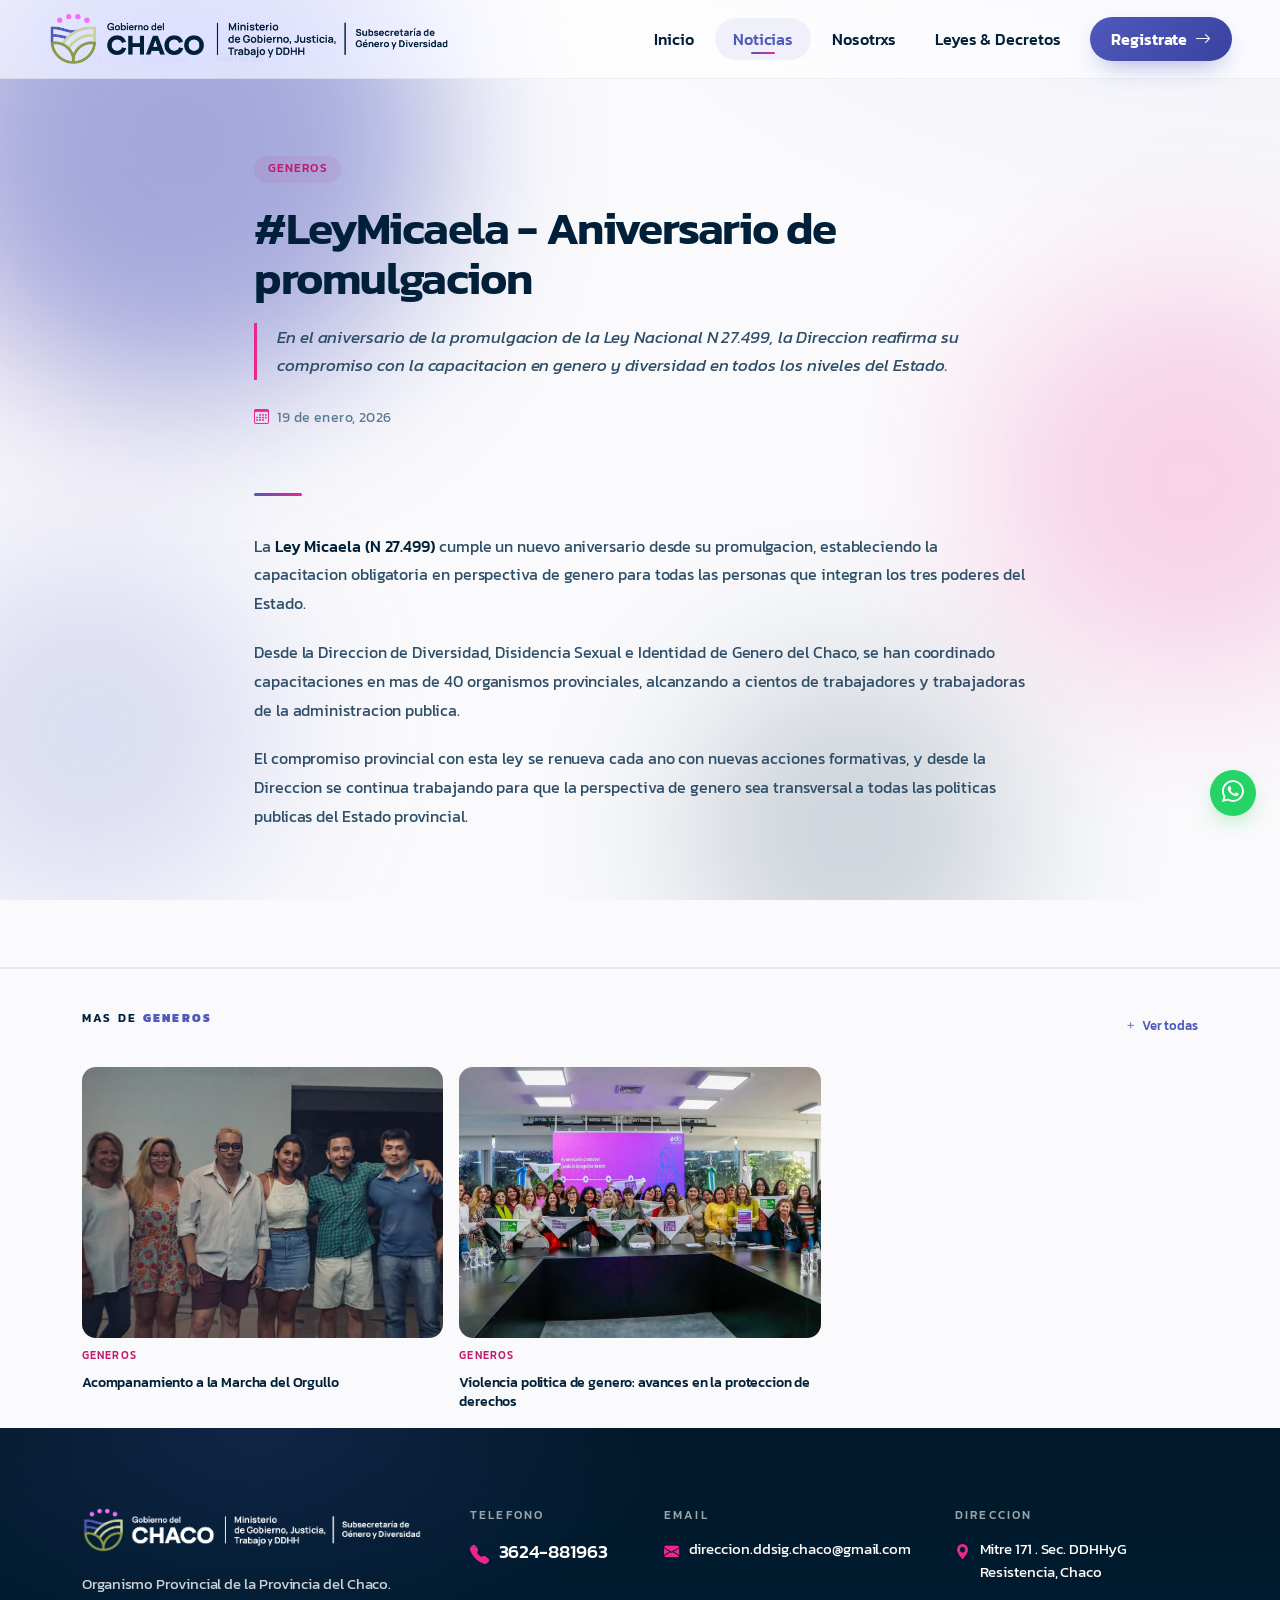
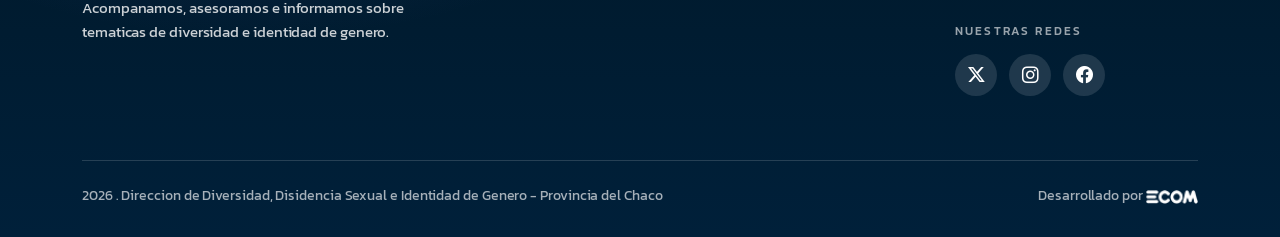
<file: noticia-2.html>
﻿<!DOCTYPE html>
<html lang="es">
<head>
<meta charset="UTF-8">
<meta name="viewport" content="width=device-width, initial-scale=1.0">
<title>#LeyMicaela - Aniversario de promulgacion - Direccion de Diversidad Chaco</title>
<link href="https://cdn.jsdelivr.net/npm/bootstrap@5.3.3/dist/css/bootstrap.min.css" rel="stylesheet">
<link rel="stylesheet" href="https://cdn.jsdelivr.net/npm/bootstrap-icons@1.11.3/font/bootstrap-icons.css">
<link rel="preconnect" href="https://fonts.googleapis.com">
<link rel="preconnect" href="https://fonts.gstatic.com" crossorigin>
<link href="https://fonts.googleapis.com/css2?family=Kanit:wght@400;500;600&display=swap" rel="stylesheet">
<link rel="stylesheet" href="assets/styles.css">
</head>
<body>
<div class="bg-mesh" aria-hidden="true"><div class="orb orb-1"></div><div class="orb orb-2"></div><div class="orb orb-3"></div><div class="orb orb-4"></div></div>
<nav class="navbar navbar-expand-lg fixed-top nav-glass">
  <div class="container-fluid px-3 px-lg-5">
    <a class="navbar-brand" href="index.html"><img src="img/CHAGO-MIN-SUB.png" alt="Gobierno del Chaco" class="navbar-logo"></a>
    <button class="navbar-toggler border-0" type="button" data-bs-toggle="collapse" data-bs-target="#navMain"><i class="bi bi-list fs-3"></i></button>
    <div class="collapse navbar-collapse" id="navMain">
      <ul class="navbar-nav ms-auto align-items-lg-center gap-lg-1">
        <li class="nav-item"><a class="nav-link nav-pill" href="index.html">Inicio</a></li>
        <li class="nav-item"><a class="nav-link nav-pill active-page" href="noticias.html">Noticias</a></li>
        <li class="nav-item"><a class="nav-link nav-pill" href="index.html#nosotrxs">Nosotrxs</a></li>
        <li class="nav-item"><a class="nav-link nav-pill" href="index.html#leyes">Leyes &amp; Decretos</a></li>
        <li class="nav-item ms-lg-2"><a class="nav-cta" href="index.html#registrate"><span>Registrate</span><i class="bi bi-arrow-right"></i></a></li>
      </ul>
    </div>
  </div>
</nav>
<nav aria-label="breadcrumb"><div class="container"><div class="breadcrumb-2026 pt-5"><a href="index.html">Inicio</a><span class="bc-sep"><i class="bi bi-chevron-right"></i></span><a href="noticias.html">Noticias</a><span class="bc-sep"><i class="bi bi-chevron-right"></i></span><span class="bc-current">Generos</span></div></div></nav>
<section class="article-section">
  <div class="article-container">
    <div class="article-tag-row">
      <span class="article-cat-tag tag-cyan">Generos</span>
    </div>
    <h1 class="article-title">#LeyMicaela - Aniversario de promulgacion</h1>
    <p class="article-lead">En el aniversario de la promulgacion de la Ley Nacional N 27.499, la Direccion reafirma su compromiso con la capacitacion en genero y diversidad en todos los niveles del Estado.</p>
    <div class="article-date"><i class="bi bi-calendar3"></i> 19 de enero, 2026</div>
    <div class="article-divider"></div>
    <div class="article-body">
      <p>La <strong>Ley Micaela (N 27.499)</strong> cumple un nuevo aniversario desde su promulgacion, estableciendo la capacitacion obligatoria en perspectiva de genero para todas las personas que integran los tres poderes del Estado.</p><p>Desde la Direccion de Diversidad, Disidencia Sexual e Identidad de Genero del Chaco, se han coordinado capacitaciones en mas de 40 organismos provinciales, alcanzando a cientos de trabajadores y trabajadoras de la administracion publica.</p><p>El compromiso provincial con esta ley se renueva cada ano con nuevas acciones formativas, y desde la Direccion se continua trabajando para que la perspectiva de genero sea transversal a todas las politicas publicas del Estado provincial.</p>
    </div>
  </div>
</section>
<div class="mas-de-wrapper">
  <div class="container">
    <div class="mas-de-header">
      <p class="mas-de-title">MAS DE <strong>Generos</strong></p>
      <a href="noticias.html" class="mas-de-link"><i class="bi bi-plus"></i> Ver todas</a>
    </div>
    <div class="row row-cols-1 row-cols-md-3 g-3">
      <div class="col"><a href="noticia-6.html" class="mas-card"><div class="mas-card-img"><img src="img/a-los-chongos-que-salve.jpg" alt="Acompanamiento a la Marcha del Orgullo"></div><span class="mas-card-cat tag-cyan">Generos</span><p class="mas-card-title">Acompanamiento a la Marcha del Orgullo</p></a></div>
<div class="col"><a href="noticia-7.html" class="mas-card"><div class="mas-card-img"><img src="img/violencia-politica.jpg" alt="Violencia politica de genero: avances en la proteccion de derechos"></div><span class="mas-card-cat tag-cyan">Generos</span><p class="mas-card-title">Violencia politica de genero: avances en la proteccion de derechos</p></a></div>
    </div>
  </div>
</div>
<footer class="footer">
  <div class="container">
    <div class="row g-5">
      <div class="col-lg-4"><img src="img/CHAGO-MIN-SUB-foot.png" alt="Gobierno del Chaco" class="footer-logo"><p class="footer-copy">Organismo Provincial de la Provincia del Chaco. Acompanamos, asesoramos e informamos sobre tematicas de diversidad e identidad de genero.</p></div>
      <div class="col-md-4 col-lg-2"><h6 class="footer-h">Telefono</h6><a href="tel:3624881963" class="footer-link big-link"><i class="bi bi-telephone-fill"></i> 3624-881963</a></div>
      <div class="col-md-4 col-lg-3"><h6 class="footer-h">Email</h6><a href="mailto:direccion.ddsig.chaco@gmail.com" class="footer-link"><i class="bi bi-envelope-fill"></i> direccion.ddsig.chaco@gmail.com</a></div>
      <div class="col-md-4 col-lg-3"><h6 class="footer-h">Direccion</h6><p class="footer-link"><i class="bi bi-geo-alt-fill"></i> Mitre 171 . Sec. DDHHyG<br>Resistencia, Chaco</p><h6 class="footer-h mt-4">Nuestras redes</h6><div class="socials"><a href="#" aria-label="Twitter"><i class="bi bi-twitter-x"></i></a><a href="#" aria-label="Instagram"><i class="bi bi-instagram"></i></a><a href="#" aria-label="Facebook"><i class="bi bi-facebook"></i></a></div></div>
    </div>
    <div class="footer-bottom"><span>2026 . Direccion de Diversidad, Disidencia Sexual e Identidad de Genero - Provincia del Chaco</span><span>Desarrollado por <a href="https://ecom.com.ar" target="_blank" rel="noopener"><img src="img/ecomsa.png" alt="Ecomsa" style="height:1em;width:auto;vertical-align:middle;"></a></span></div>
  </div>
</footer>
<script src="https://cdn.jsdelivr.net/npm/bootstrap@5.3.3/dist/js/bootstrap.bundle.min.js"></script>
<script src="assets/app.js"></script>
<button class="btn-top" id="btnTop" aria-label="Ir arriba" title="Ir arriba"><i class="bi bi-chevron-up"></i></button>
<a class="btn-whatsapp" href="https://wa.me/543624881963" target="_blank" rel="noopener" aria-label="Contactar por WhatsApp" title="Contactar por WhatsApp"><i class="bi bi-whatsapp"></i></a>
</body>
</html>
</file>
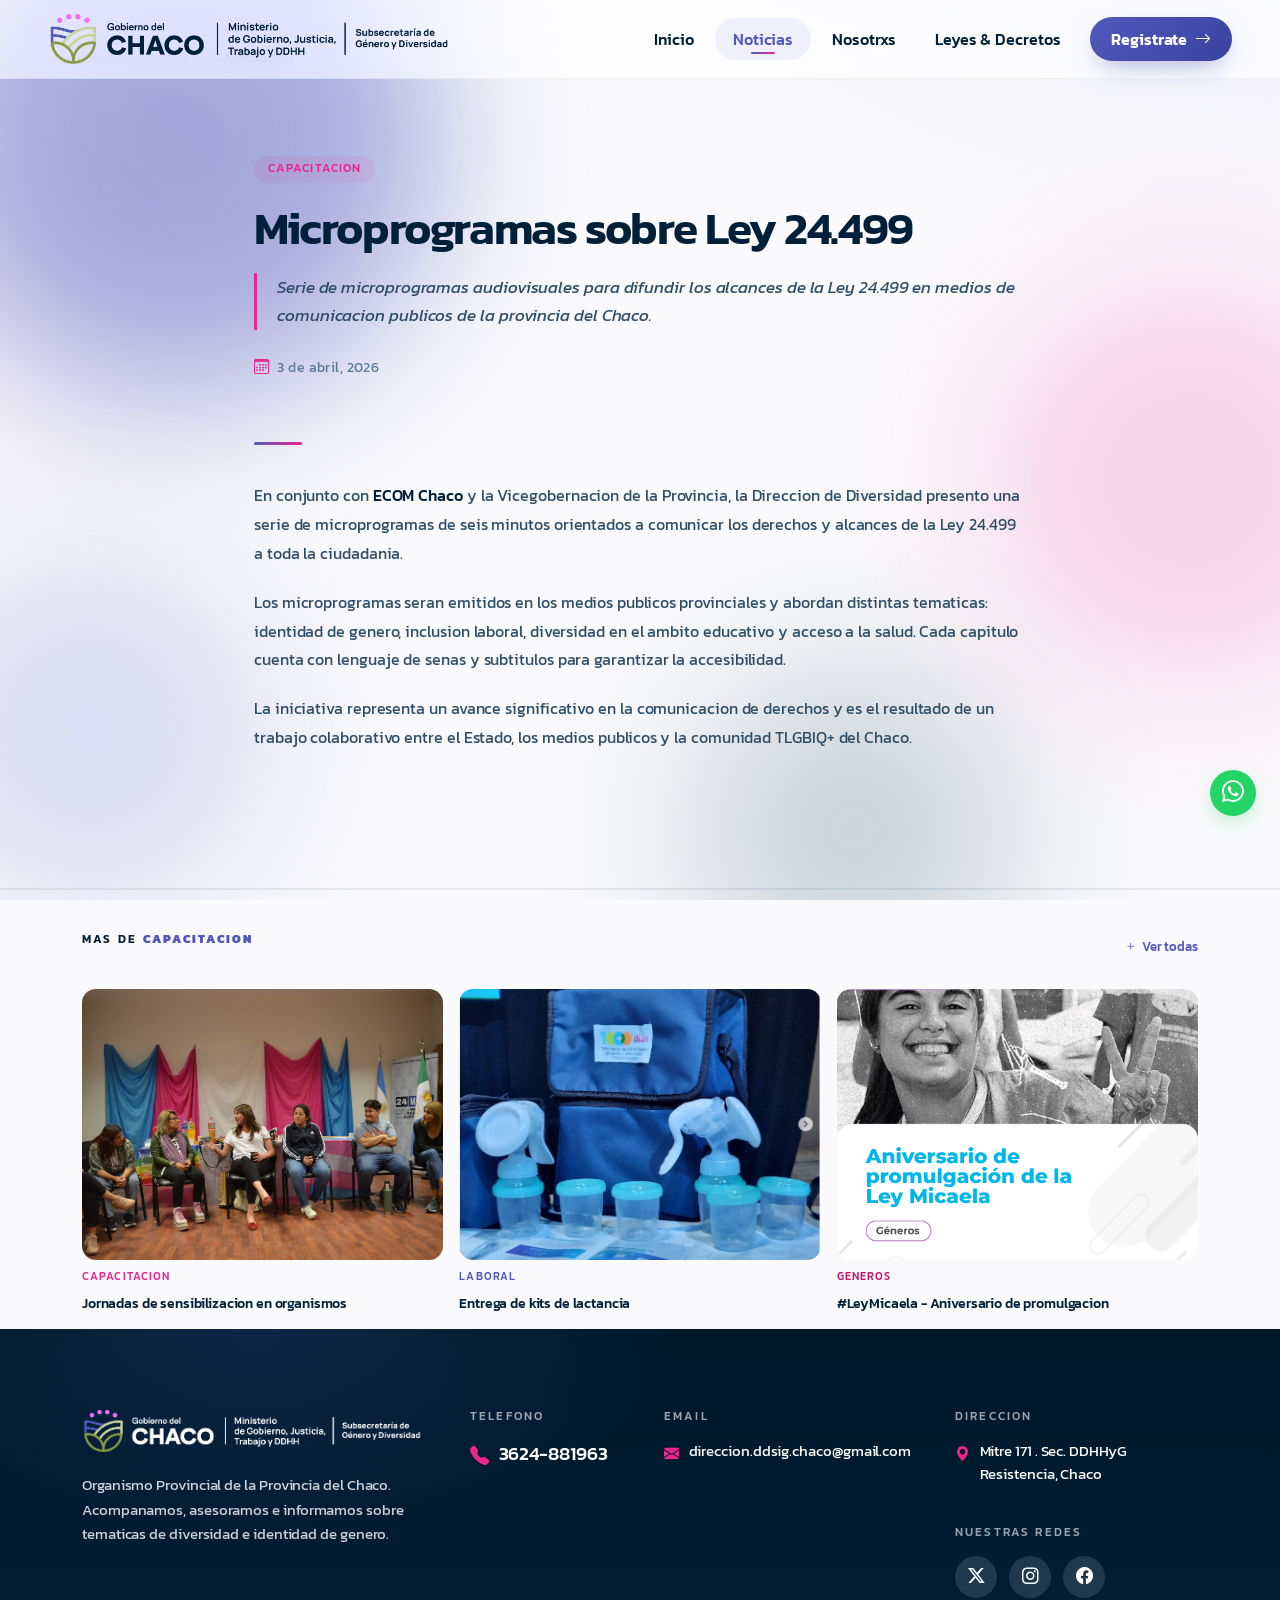
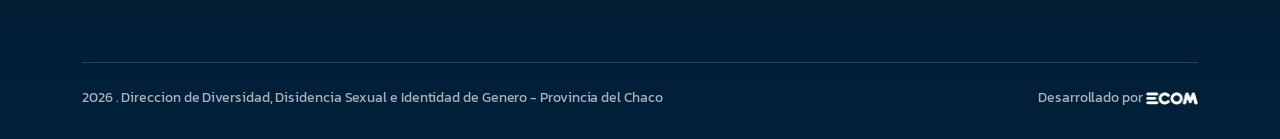
<file: noticia-3.html>
﻿<!DOCTYPE html>
<html lang="es">
<head>
<meta charset="UTF-8">
<meta name="viewport" content="width=device-width, initial-scale=1.0">
<title>Microprogramas sobre Ley 24.499 - Direccion de Diversidad Chaco</title>
<link href="https://cdn.jsdelivr.net/npm/bootstrap@5.3.3/dist/css/bootstrap.min.css" rel="stylesheet">
<link rel="stylesheet" href="https://cdn.jsdelivr.net/npm/bootstrap-icons@1.11.3/font/bootstrap-icons.css">
<link rel="preconnect" href="https://fonts.googleapis.com">
<link rel="preconnect" href="https://fonts.gstatic.com" crossorigin>
<link href="https://fonts.googleapis.com/css2?family=Kanit:wght@400;500;600&display=swap" rel="stylesheet">
<link rel="stylesheet" href="assets/styles.css">
</head>
<body>
<div class="bg-mesh" aria-hidden="true"><div class="orb orb-1"></div><div class="orb orb-2"></div><div class="orb orb-3"></div><div class="orb orb-4"></div></div>
<nav class="navbar navbar-expand-lg fixed-top nav-glass">
  <div class="container-fluid px-3 px-lg-5">
    <a class="navbar-brand" href="index.html"><img src="img/CHAGO-MIN-SUB.png" alt="Gobierno del Chaco" class="navbar-logo"></a>
    <button class="navbar-toggler border-0" type="button" data-bs-toggle="collapse" data-bs-target="#navMain"><i class="bi bi-list fs-3"></i></button>
    <div class="collapse navbar-collapse" id="navMain">
      <ul class="navbar-nav ms-auto align-items-lg-center gap-lg-1">
        <li class="nav-item"><a class="nav-link nav-pill" href="index.html">Inicio</a></li>
        <li class="nav-item"><a class="nav-link nav-pill active-page" href="noticias.html">Noticias</a></li>
        <li class="nav-item"><a class="nav-link nav-pill" href="index.html#nosotrxs">Nosotrxs</a></li>
        <li class="nav-item"><a class="nav-link nav-pill" href="index.html#leyes">Leyes &amp; Decretos</a></li>
        <li class="nav-item ms-lg-2"><a class="nav-cta" href="index.html#registrate"><span>Registrate</span><i class="bi bi-arrow-right"></i></a></li>
      </ul>
    </div>
  </div>
</nav>
<nav aria-label="breadcrumb"><div class="container"><div class="breadcrumb-2026 pt-5"><a href="index.html">Inicio</a><span class="bc-sep"><i class="bi bi-chevron-right"></i></span><a href="noticias.html">Noticias</a><span class="bc-sep"><i class="bi bi-chevron-right"></i></span><span class="bc-current">Capacitacion</span></div></div></nav>
<section class="article-section">
  <div class="article-container">
    <div class="article-tag-row">
      <span class="article-cat-tag tag-pink">Capacitacion</span>
    </div>
    <h1 class="article-title">Microprogramas sobre Ley 24.499</h1>
    <p class="article-lead">Serie de microprogramas audiovisuales para difundir los alcances de la Ley 24.499 en medios de comunicacion publicos de la provincia del Chaco.</p>
    <div class="article-date"><i class="bi bi-calendar3"></i> 3 de abril, 2026</div>
    <div class="article-divider"></div>
    <div class="article-body">
      <p>En conjunto con <strong>ECOM Chaco</strong> y la Vicegobernacion de la Provincia, la Direccion de Diversidad presento una serie de microprogramas de seis minutos orientados a comunicar los derechos y alcances de la Ley 24.499 a toda la ciudadania.</p><p>Los microprogramas seran emitidos en los medios publicos provinciales y abordan distintas tematicas: identidad de genero, inclusion laboral, diversidad en el ambito educativo y acceso a la salud. Cada capitulo cuenta con lenguaje de senas y subtitulos para garantizar la accesibilidad.</p><p>La iniciativa representa un avance significativo en la comunicacion de derechos y es el resultado de un trabajo colaborativo entre el Estado, los medios publicos y la comunidad TLGBIQ+ del Chaco.</p>
    </div>
  </div>
</section>
<div class="mas-de-wrapper">
  <div class="container">
    <div class="mas-de-header">
      <p class="mas-de-title">MAS DE <strong>Capacitacion</strong></p>
      <a href="noticias.html" class="mas-de-link"><i class="bi bi-plus"></i> Ver todas</a>
    </div>
    <div class="row row-cols-1 row-cols-md-3 g-3">
      <div class="col"><a href="noticia-5.html" class="mas-card"><div class="mas-card-img"><img src="img/diversidad-discriminacion.jpg" alt="Jornadas de sensibilizacion en organismos"></div><span class="mas-card-cat tag-pink">Capacitacion</span><p class="mas-card-title">Jornadas de sensibilizacion en organismos</p></a></div>
<div class="col"><a href="noticia-1.html" class="mas-card"><div class="mas-card-img"><img src="img/kit-lactancia.jpg" alt="Entrega de kits de lactancia"></div><span class="mas-card-cat ">Laboral</span><p class="mas-card-title">Entrega de kits de lactancia</p></a></div>
<div class="col"><a href="noticia-2.html" class="mas-card"><div class="mas-card-img"><img src="img/Aniversario-Ley-Micaela.jpg" alt="#LeyMicaela - Aniversario de promulgacion"></div><span class="mas-card-cat tag-cyan">Generos</span><p class="mas-card-title">#LeyMicaela - Aniversario de promulgacion</p></a></div>
    </div>
  </div>
</div>
<footer class="footer">
  <div class="container">
    <div class="row g-5">
      <div class="col-lg-4"><img src="img/CHAGO-MIN-SUB-foot.png" alt="Gobierno del Chaco" class="footer-logo"><p class="footer-copy">Organismo Provincial de la Provincia del Chaco. Acompanamos, asesoramos e informamos sobre tematicas de diversidad e identidad de genero.</p></div>
      <div class="col-md-4 col-lg-2"><h6 class="footer-h">Telefono</h6><a href="tel:3624881963" class="footer-link big-link"><i class="bi bi-telephone-fill"></i> 3624-881963</a></div>
      <div class="col-md-4 col-lg-3"><h6 class="footer-h">Email</h6><a href="mailto:direccion.ddsig.chaco@gmail.com" class="footer-link"><i class="bi bi-envelope-fill"></i> direccion.ddsig.chaco@gmail.com</a></div>
      <div class="col-md-4 col-lg-3"><h6 class="footer-h">Direccion</h6><p class="footer-link"><i class="bi bi-geo-alt-fill"></i> Mitre 171 . Sec. DDHHyG<br>Resistencia, Chaco</p><h6 class="footer-h mt-4">Nuestras redes</h6><div class="socials"><a href="#" aria-label="Twitter"><i class="bi bi-twitter-x"></i></a><a href="#" aria-label="Instagram"><i class="bi bi-instagram"></i></a><a href="#" aria-label="Facebook"><i class="bi bi-facebook"></i></a></div></div>
    </div>
    <div class="footer-bottom"><span>2026 . Direccion de Diversidad, Disidencia Sexual e Identidad de Genero - Provincia del Chaco</span><span>Desarrollado por <a href="https://ecom.com.ar" target="_blank" rel="noopener"><img src="img/ecomsa.png" alt="Ecomsa" style="height:1em;width:auto;vertical-align:middle;"></a></span></div>
  </div>
</footer>
<script src="https://cdn.jsdelivr.net/npm/bootstrap@5.3.3/dist/js/bootstrap.bundle.min.js"></script>
<script src="assets/app.js"></script>
<button class="btn-top" id="btnTop" aria-label="Ir arriba" title="Ir arriba"><i class="bi bi-chevron-up"></i></button>
<a class="btn-whatsapp" href="https://wa.me/543624881963" target="_blank" rel="noopener" aria-label="Contactar por WhatsApp" title="Contactar por WhatsApp"><i class="bi bi-whatsapp"></i></a>
</body>
</html>
</file>
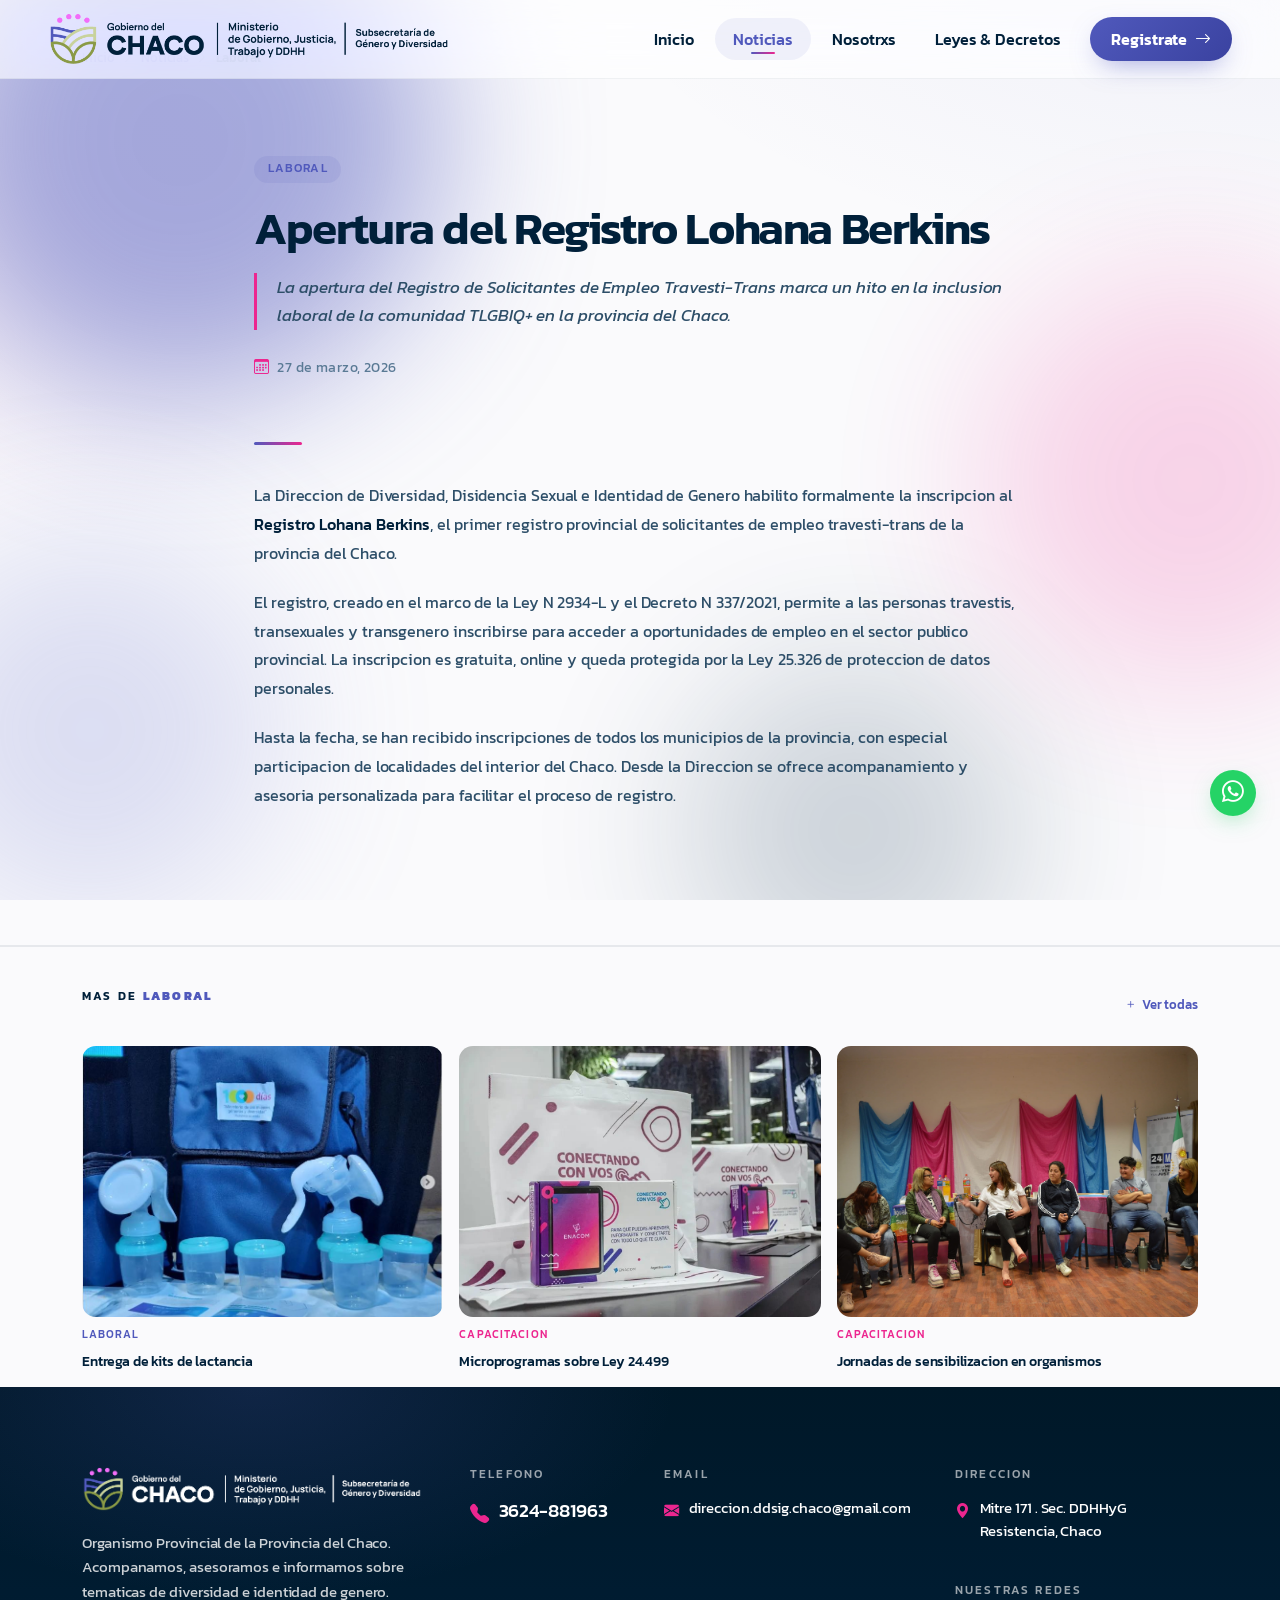
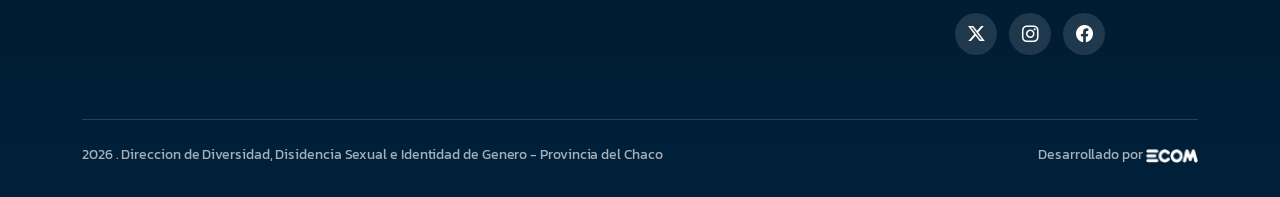
<file: noticia-4.html>
﻿<!DOCTYPE html>
<html lang="es">
<head>
<meta charset="UTF-8">
<meta name="viewport" content="width=device-width, initial-scale=1.0">
<title>Apertura del Registro Lohana Berkins - Direccion de Diversidad Chaco</title>
<link href="https://cdn.jsdelivr.net/npm/bootstrap@5.3.3/dist/css/bootstrap.min.css" rel="stylesheet">
<link rel="stylesheet" href="https://cdn.jsdelivr.net/npm/bootstrap-icons@1.11.3/font/bootstrap-icons.css">
<link rel="preconnect" href="https://fonts.googleapis.com">
<link rel="preconnect" href="https://fonts.gstatic.com" crossorigin>
<link href="https://fonts.googleapis.com/css2?family=Kanit:wght@400;500;600&display=swap" rel="stylesheet">
<link rel="stylesheet" href="assets/styles.css">
</head>
<body>
<div class="bg-mesh" aria-hidden="true"><div class="orb orb-1"></div><div class="orb orb-2"></div><div class="orb orb-3"></div><div class="orb orb-4"></div></div>
<nav class="navbar navbar-expand-lg fixed-top nav-glass">
  <div class="container-fluid px-3 px-lg-5">
    <a class="navbar-brand" href="index.html"><img src="img/CHAGO-MIN-SUB.png" alt="Gobierno del Chaco" class="navbar-logo"></a>
    <button class="navbar-toggler border-0" type="button" data-bs-toggle="collapse" data-bs-target="#navMain"><i class="bi bi-list fs-3"></i></button>
    <div class="collapse navbar-collapse" id="navMain">
      <ul class="navbar-nav ms-auto align-items-lg-center gap-lg-1">
        <li class="nav-item"><a class="nav-link nav-pill" href="index.html">Inicio</a></li>
        <li class="nav-item"><a class="nav-link nav-pill active-page" href="noticias.html">Noticias</a></li>
        <li class="nav-item"><a class="nav-link nav-pill" href="index.html#nosotrxs">Nosotrxs</a></li>
        <li class="nav-item"><a class="nav-link nav-pill" href="index.html#leyes">Leyes &amp; Decretos</a></li>
        <li class="nav-item ms-lg-2"><a class="nav-cta" href="index.html#registrate"><span>Registrate</span><i class="bi bi-arrow-right"></i></a></li>
      </ul>
    </div>
  </div>
</nav>
<nav aria-label="breadcrumb"><div class="container"><div class="breadcrumb-2026 pt-5"><a href="index.html">Inicio</a><span class="bc-sep"><i class="bi bi-chevron-right"></i></span><a href="noticias.html">Noticias</a><span class="bc-sep"><i class="bi bi-chevron-right"></i></span><span class="bc-current">Laboral</span></div></div></nav>
<section class="article-section">
  <div class="article-container">
    <div class="article-tag-row">
      <span class="article-cat-tag ">Laboral</span>
    </div>
    <h1 class="article-title">Apertura del Registro Lohana Berkins</h1>
    <p class="article-lead">La apertura del Registro de Solicitantes de Empleo Travesti-Trans marca un hito en la inclusion laboral de la comunidad TLGBIQ+ en la provincia del Chaco.</p>
    <div class="article-date"><i class="bi bi-calendar3"></i> 27 de marzo, 2026</div>
    <div class="article-divider"></div>
    <div class="article-body">
      <p>La Direccion de Diversidad, Disidencia Sexual e Identidad de Genero habilito formalmente la inscripcion al <strong>Registro Lohana Berkins</strong>, el primer registro provincial de solicitantes de empleo travesti-trans de la provincia del Chaco.</p><p>El registro, creado en el marco de la Ley N 2934-L y el Decreto N 337/2021, permite a las personas travestis, transexuales y transgenero inscribirse para acceder a oportunidades de empleo en el sector publico provincial. La inscripcion es gratuita, online y queda protegida por la Ley 25.326 de proteccion de datos personales.</p><p>Hasta la fecha, se han recibido inscripciones de todos los municipios de la provincia, con especial participacion de localidades del interior del Chaco. Desde la Direccion se ofrece acompanamiento y asesoria personalizada para facilitar el proceso de registro.</p>
    </div>
  </div>
</section>
<div class="mas-de-wrapper">
  <div class="container">
    <div class="mas-de-header">
      <p class="mas-de-title">MAS DE <strong>Laboral</strong></p>
      <a href="noticias.html" class="mas-de-link"><i class="bi bi-plus"></i> Ver todas</a>
    </div>
    <div class="row row-cols-1 row-cols-md-3 g-3">
      <div class="col"><a href="noticia-1.html" class="mas-card"><div class="mas-card-img"><img src="img/kit-lactancia.jpg" alt="Entrega de kits de lactancia"></div><span class="mas-card-cat ">Laboral</span><p class="mas-card-title">Entrega de kits de lactancia</p></a></div>
<div class="col"><a href="noticia-3.html" class="mas-card"><div class="mas-card-img"><img src="img/SENDA.jpg" alt="Microprogramas sobre Ley 24.499"></div><span class="mas-card-cat tag-pink">Capacitacion</span><p class="mas-card-title">Microprogramas sobre Ley 24.499</p></a></div>
<div class="col"><a href="noticia-5.html" class="mas-card"><div class="mas-card-img"><img src="img/diversidad-discriminacion.jpg" alt="Jornadas de sensibilizacion en organismos"></div><span class="mas-card-cat tag-pink">Capacitacion</span><p class="mas-card-title">Jornadas de sensibilizacion en organismos</p></a></div>
    </div>
  </div>
</div>
<footer class="footer">
  <div class="container">
    <div class="row g-5">
      <div class="col-lg-4"><img src="img/CHAGO-MIN-SUB-foot.png" alt="Gobierno del Chaco" class="footer-logo"><p class="footer-copy">Organismo Provincial de la Provincia del Chaco. Acompanamos, asesoramos e informamos sobre tematicas de diversidad e identidad de genero.</p></div>
      <div class="col-md-4 col-lg-2"><h6 class="footer-h">Telefono</h6><a href="tel:3624881963" class="footer-link big-link"><i class="bi bi-telephone-fill"></i> 3624-881963</a></div>
      <div class="col-md-4 col-lg-3"><h6 class="footer-h">Email</h6><a href="mailto:direccion.ddsig.chaco@gmail.com" class="footer-link"><i class="bi bi-envelope-fill"></i> direccion.ddsig.chaco@gmail.com</a></div>
      <div class="col-md-4 col-lg-3"><h6 class="footer-h">Direccion</h6><p class="footer-link"><i class="bi bi-geo-alt-fill"></i> Mitre 171 . Sec. DDHHyG<br>Resistencia, Chaco</p><h6 class="footer-h mt-4">Nuestras redes</h6><div class="socials"><a href="#" aria-label="Twitter"><i class="bi bi-twitter-x"></i></a><a href="#" aria-label="Instagram"><i class="bi bi-instagram"></i></a><a href="#" aria-label="Facebook"><i class="bi bi-facebook"></i></a></div></div>
    </div>
    <div class="footer-bottom"><span>2026 . Direccion de Diversidad, Disidencia Sexual e Identidad de Genero - Provincia del Chaco</span><span>Desarrollado por <a href="https://ecom.com.ar" target="_blank" rel="noopener"><img src="img/ecomsa.png" alt="Ecomsa" style="height:1em;width:auto;vertical-align:middle;"></a></span></div>
  </div>
</footer>
<script src="https://cdn.jsdelivr.net/npm/bootstrap@5.3.3/dist/js/bootstrap.bundle.min.js"></script>
<script src="assets/app.js"></script>
<button class="btn-top" id="btnTop" aria-label="Ir arriba" title="Ir arriba"><i class="bi bi-chevron-up"></i></button>
<a class="btn-whatsapp" href="https://wa.me/543624881963" target="_blank" rel="noopener" aria-label="Contactar por WhatsApp" title="Contactar por WhatsApp"><i class="bi bi-whatsapp"></i></a>
</body>
</html>
</file>
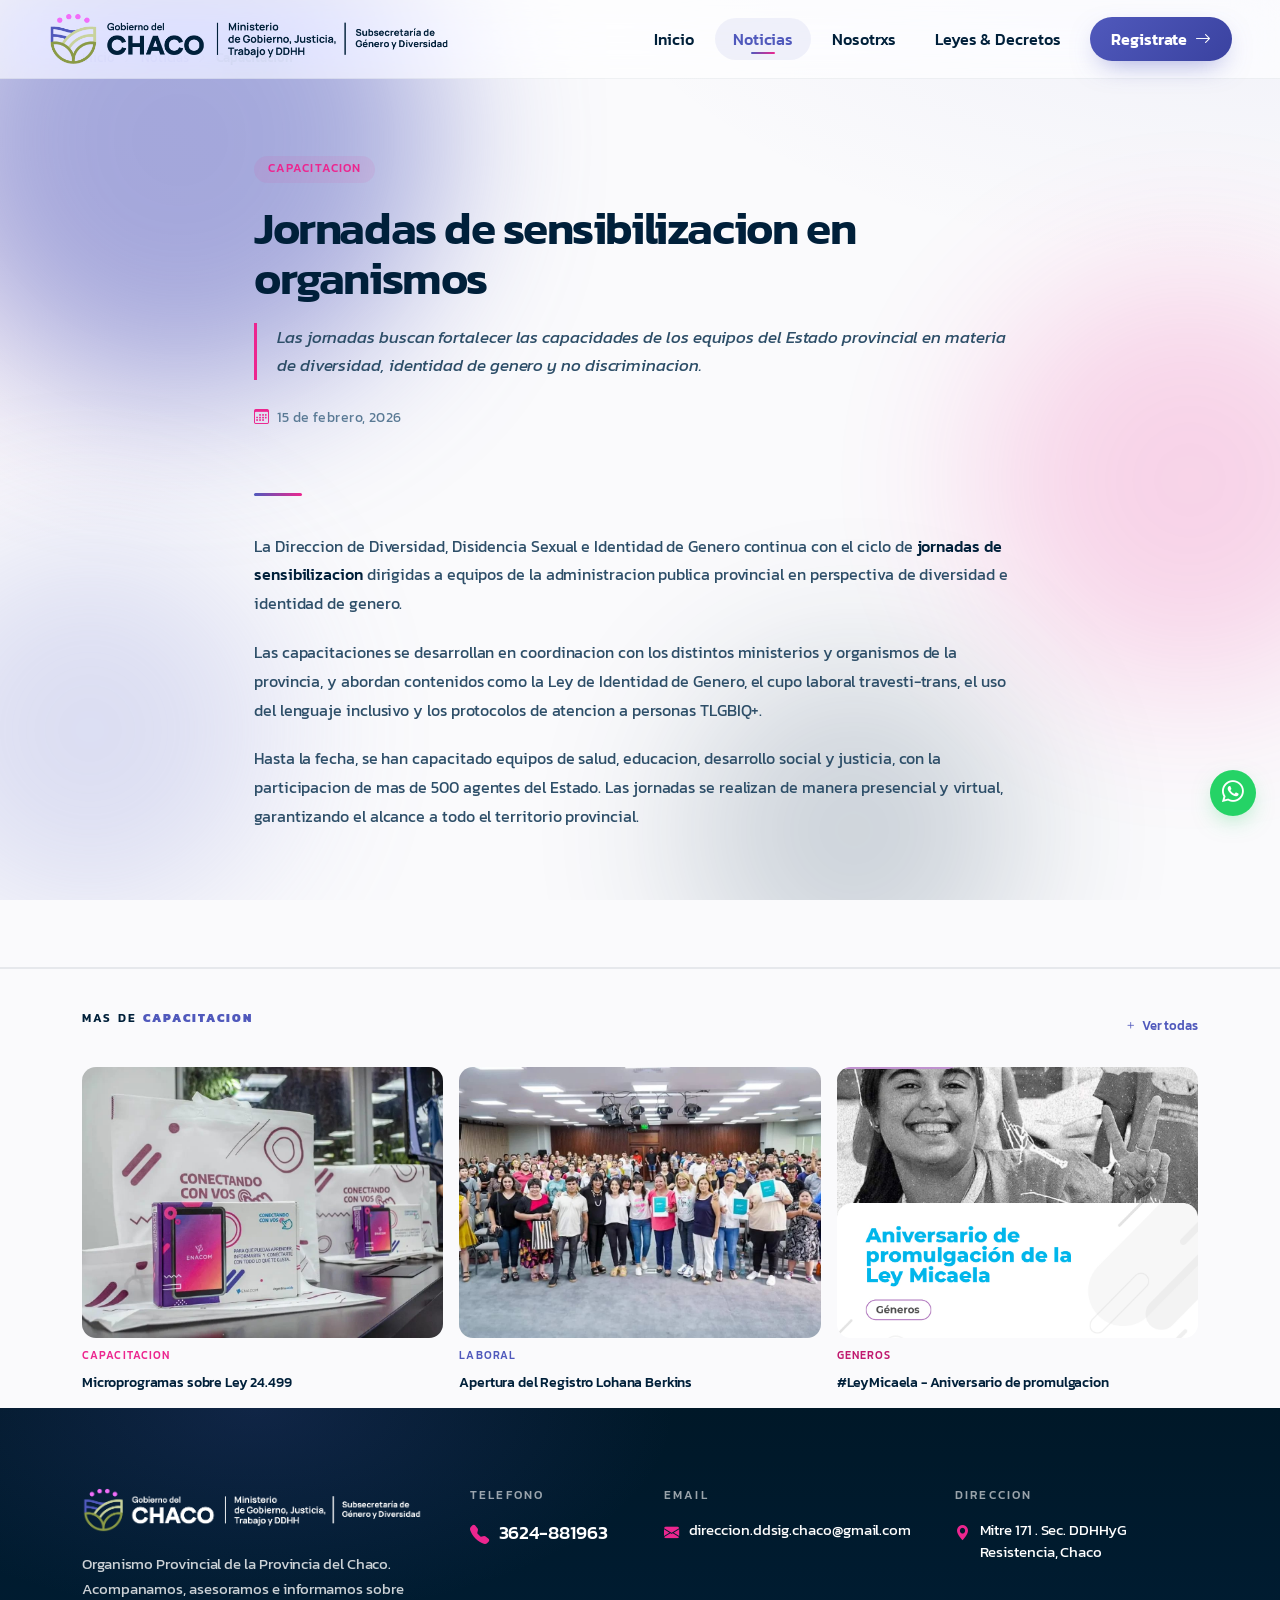
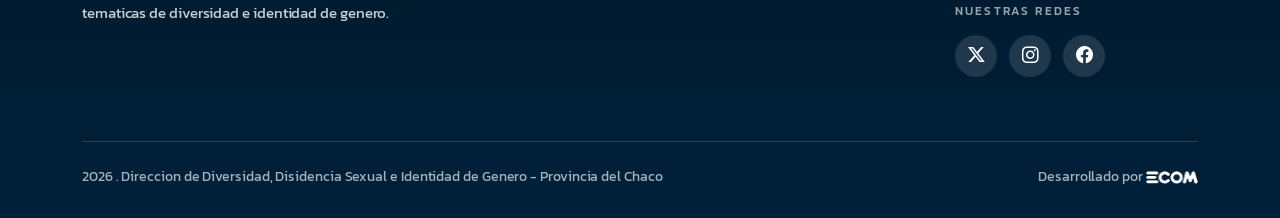
<file: noticia-5.html>
﻿<!DOCTYPE html>
<html lang="es">
<head>
<meta charset="UTF-8">
<meta name="viewport" content="width=device-width, initial-scale=1.0">
<title>Jornadas de sensibilizacion en organismos - Direccion de Diversidad Chaco</title>
<link href="https://cdn.jsdelivr.net/npm/bootstrap@5.3.3/dist/css/bootstrap.min.css" rel="stylesheet">
<link rel="stylesheet" href="https://cdn.jsdelivr.net/npm/bootstrap-icons@1.11.3/font/bootstrap-icons.css">
<link rel="preconnect" href="https://fonts.googleapis.com">
<link rel="preconnect" href="https://fonts.gstatic.com" crossorigin>
<link href="https://fonts.googleapis.com/css2?family=Kanit:wght@400;500;600&display=swap" rel="stylesheet">
<link rel="stylesheet" href="assets/styles.css">
</head>
<body>
<div class="bg-mesh" aria-hidden="true"><div class="orb orb-1"></div><div class="orb orb-2"></div><div class="orb orb-3"></div><div class="orb orb-4"></div></div>
<nav class="navbar navbar-expand-lg fixed-top nav-glass">
  <div class="container-fluid px-3 px-lg-5">
    <a class="navbar-brand" href="index.html"><img src="img/CHAGO-MIN-SUB.png" alt="Gobierno del Chaco" class="navbar-logo"></a>
    <button class="navbar-toggler border-0" type="button" data-bs-toggle="collapse" data-bs-target="#navMain"><i class="bi bi-list fs-3"></i></button>
    <div class="collapse navbar-collapse" id="navMain">
      <ul class="navbar-nav ms-auto align-items-lg-center gap-lg-1">
        <li class="nav-item"><a class="nav-link nav-pill" href="index.html">Inicio</a></li>
        <li class="nav-item"><a class="nav-link nav-pill active-page" href="noticias.html">Noticias</a></li>
        <li class="nav-item"><a class="nav-link nav-pill" href="index.html#nosotrxs">Nosotrxs</a></li>
        <li class="nav-item"><a class="nav-link nav-pill" href="index.html#leyes">Leyes &amp; Decretos</a></li>
        <li class="nav-item ms-lg-2"><a class="nav-cta" href="index.html#registrate"><span>Registrate</span><i class="bi bi-arrow-right"></i></a></li>
      </ul>
    </div>
  </div>
</nav>
<nav aria-label="breadcrumb"><div class="container"><div class="breadcrumb-2026 pt-5"><a href="index.html">Inicio</a><span class="bc-sep"><i class="bi bi-chevron-right"></i></span><a href="noticias.html">Noticias</a><span class="bc-sep"><i class="bi bi-chevron-right"></i></span><span class="bc-current">Capacitacion</span></div></div></nav>
<section class="article-section">
  <div class="article-container">
    <div class="article-tag-row">
      <span class="article-cat-tag tag-pink">Capacitacion</span>
    </div>
    <h1 class="article-title">Jornadas de sensibilizacion en organismos</h1>
    <p class="article-lead">Las jornadas buscan fortalecer las capacidades de los equipos del Estado provincial en materia de diversidad, identidad de genero y no discriminacion.</p>
    <div class="article-date"><i class="bi bi-calendar3"></i> 15 de febrero, 2026</div>
    <div class="article-divider"></div>
    <div class="article-body">
      <p>La Direccion de Diversidad, Disidencia Sexual e Identidad de Genero continua con el ciclo de <strong>jornadas de sensibilizacion</strong> dirigidas a equipos de la administracion publica provincial en perspectiva de diversidad e identidad de genero.</p><p>Las capacitaciones se desarrollan en coordinacion con los distintos ministerios y organismos de la provincia, y abordan contenidos como la Ley de Identidad de Genero, el cupo laboral travesti-trans, el uso del lenguaje inclusivo y los protocolos de atencion a personas TLGBIQ+.</p><p>Hasta la fecha, se han capacitado equipos de salud, educacion, desarrollo social y justicia, con la participacion de mas de 500 agentes del Estado. Las jornadas se realizan de manera presencial y virtual, garantizando el alcance a todo el territorio provincial.</p>
    </div>
  </div>
</section>
<div class="mas-de-wrapper">
  <div class="container">
    <div class="mas-de-header">
      <p class="mas-de-title">MAS DE <strong>Capacitacion</strong></p>
      <a href="noticias.html" class="mas-de-link"><i class="bi bi-plus"></i> Ver todas</a>
    </div>
    <div class="row row-cols-1 row-cols-md-3 g-3">
      <div class="col"><a href="noticia-3.html" class="mas-card"><div class="mas-card-img"><img src="img/SENDA.jpg" alt="Microprogramas sobre Ley 24.499"></div><span class="mas-card-cat tag-pink">Capacitacion</span><p class="mas-card-title">Microprogramas sobre Ley 24.499</p></a></div>
<div class="col"><a href="noticia-4.html" class="mas-card"><div class="mas-card-img"><img src="img/plan-incentivar-trabajo.jpg" alt="Apertura del Registro Lohana Berkins"></div><span class="mas-card-cat ">Laboral</span><p class="mas-card-title">Apertura del Registro Lohana Berkins</p></a></div>
<div class="col"><a href="noticia-2.html" class="mas-card"><div class="mas-card-img"><img src="img/Aniversario-Ley-Micaela.jpg" alt="#LeyMicaela - Aniversario de promulgacion"></div><span class="mas-card-cat tag-cyan">Generos</span><p class="mas-card-title">#LeyMicaela - Aniversario de promulgacion</p></a></div>
    </div>
  </div>
</div>
<footer class="footer">
  <div class="container">
    <div class="row g-5">
      <div class="col-lg-4"><img src="img/CHAGO-MIN-SUB-foot.png" alt="Gobierno del Chaco" class="footer-logo"><p class="footer-copy">Organismo Provincial de la Provincia del Chaco. Acompanamos, asesoramos e informamos sobre tematicas de diversidad e identidad de genero.</p></div>
      <div class="col-md-4 col-lg-2"><h6 class="footer-h">Telefono</h6><a href="tel:3624881963" class="footer-link big-link"><i class="bi bi-telephone-fill"></i> 3624-881963</a></div>
      <div class="col-md-4 col-lg-3"><h6 class="footer-h">Email</h6><a href="mailto:direccion.ddsig.chaco@gmail.com" class="footer-link"><i class="bi bi-envelope-fill"></i> direccion.ddsig.chaco@gmail.com</a></div>
      <div class="col-md-4 col-lg-3"><h6 class="footer-h">Direccion</h6><p class="footer-link"><i class="bi bi-geo-alt-fill"></i> Mitre 171 . Sec. DDHHyG<br>Resistencia, Chaco</p><h6 class="footer-h mt-4">Nuestras redes</h6><div class="socials"><a href="#" aria-label="Twitter"><i class="bi bi-twitter-x"></i></a><a href="#" aria-label="Instagram"><i class="bi bi-instagram"></i></a><a href="#" aria-label="Facebook"><i class="bi bi-facebook"></i></a></div></div>
    </div>
    <div class="footer-bottom"><span>2026 . Direccion de Diversidad, Disidencia Sexual e Identidad de Genero - Provincia del Chaco</span><span>Desarrollado por <a href="https://ecom.com.ar" target="_blank" rel="noopener"><img src="img/ecomsa.png" alt="Ecomsa" style="height:1em;width:auto;vertical-align:middle;"></a></span></div>
  </div>
</footer>
<script src="https://cdn.jsdelivr.net/npm/bootstrap@5.3.3/dist/js/bootstrap.bundle.min.js"></script>
<script src="assets/app.js"></script>
<button class="btn-top" id="btnTop" aria-label="Ir arriba" title="Ir arriba"><i class="bi bi-chevron-up"></i></button>
<a class="btn-whatsapp" href="https://wa.me/543624881963" target="_blank" rel="noopener" aria-label="Contactar por WhatsApp" title="Contactar por WhatsApp"><i class="bi bi-whatsapp"></i></a>
</body>
</html>
</file>
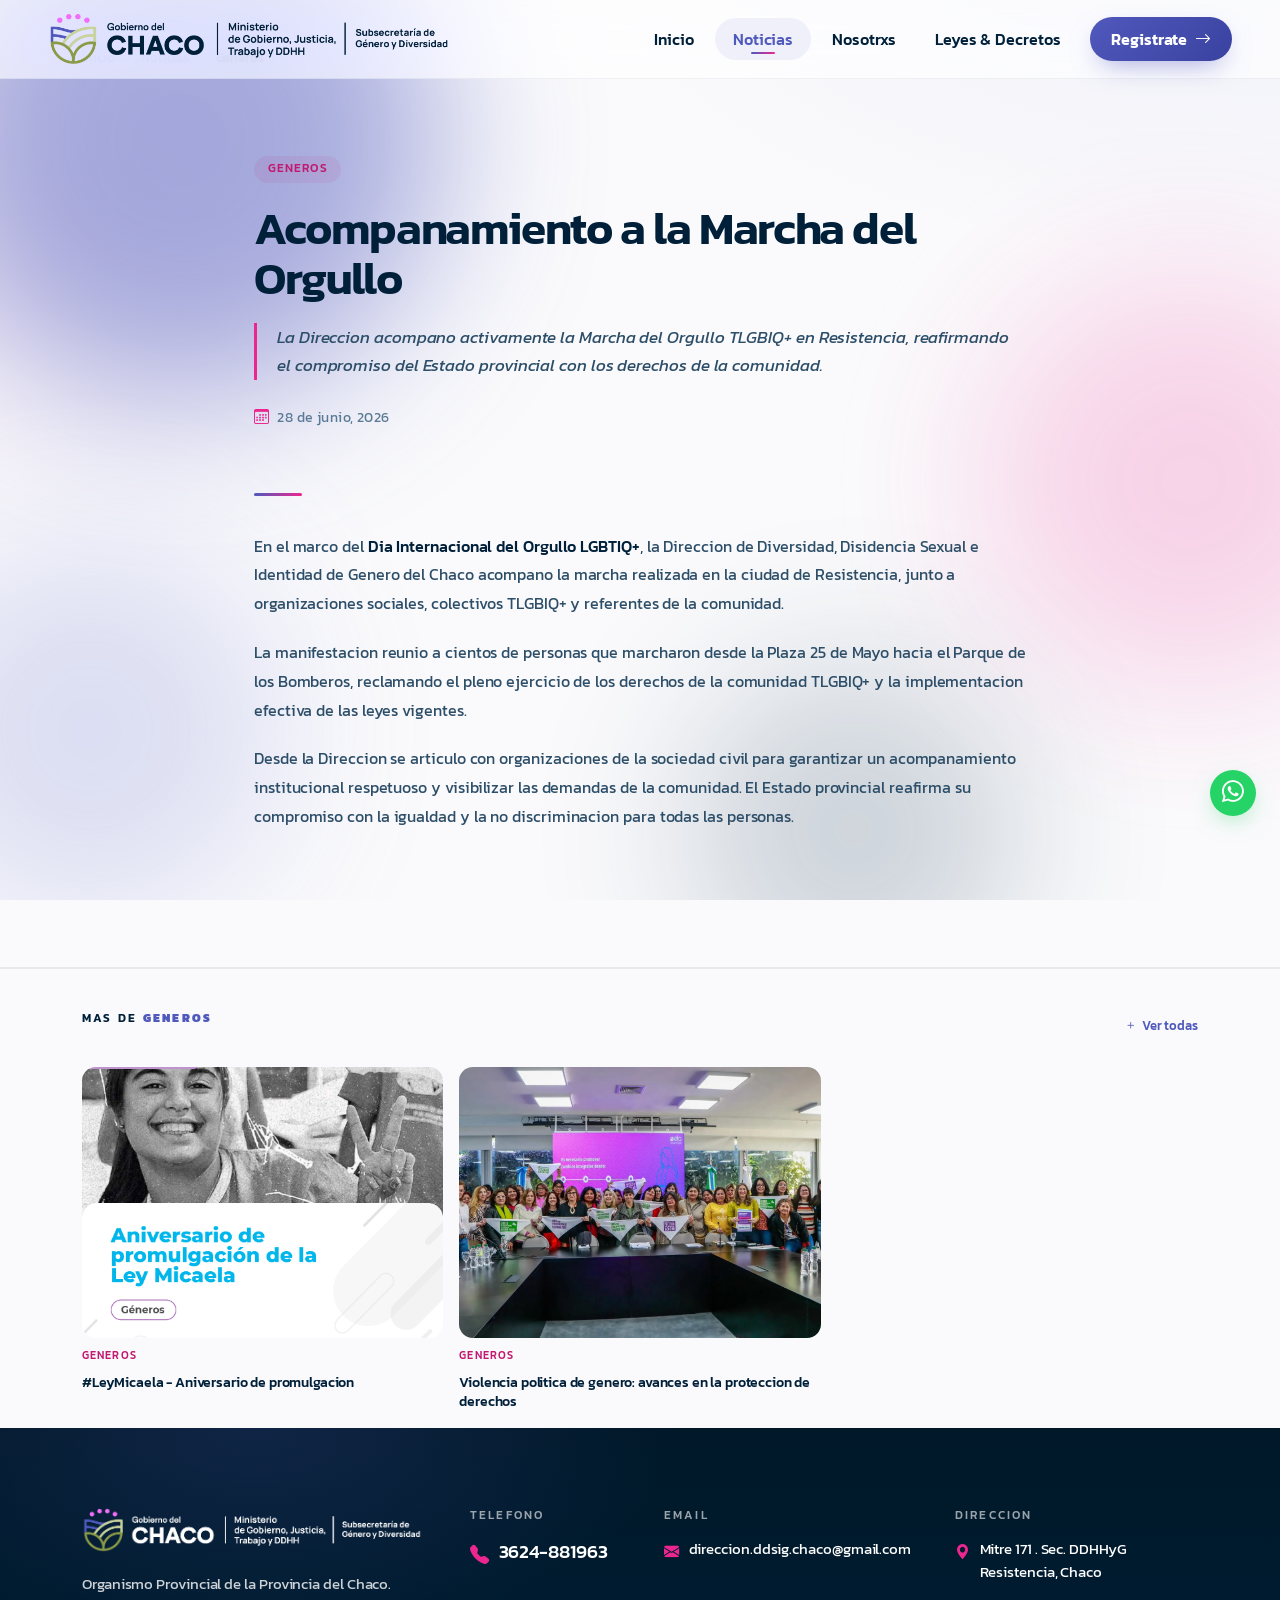
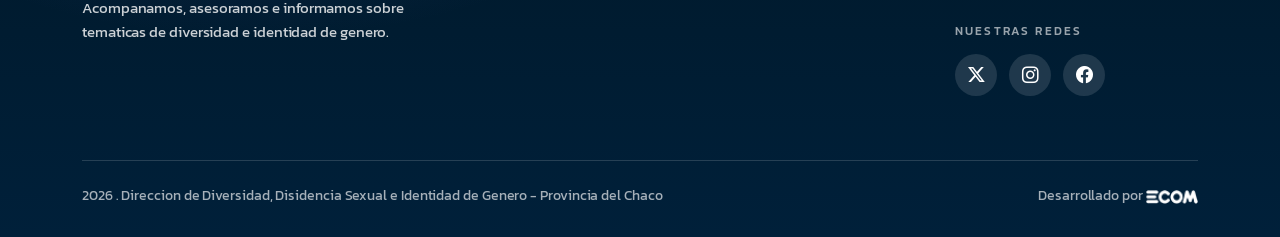
<file: noticia-6.html>
﻿<!DOCTYPE html>
<html lang="es">
<head>
<meta charset="UTF-8">
<meta name="viewport" content="width=device-width, initial-scale=1.0">
<title>Acompanamiento a la Marcha del Orgullo - Direccion de Diversidad Chaco</title>
<link href="https://cdn.jsdelivr.net/npm/bootstrap@5.3.3/dist/css/bootstrap.min.css" rel="stylesheet">
<link rel="stylesheet" href="https://cdn.jsdelivr.net/npm/bootstrap-icons@1.11.3/font/bootstrap-icons.css">
<link rel="preconnect" href="https://fonts.googleapis.com">
<link rel="preconnect" href="https://fonts.gstatic.com" crossorigin>
<link href="https://fonts.googleapis.com/css2?family=Kanit:wght@400;500;600&display=swap" rel="stylesheet">
<link rel="stylesheet" href="assets/styles.css">
</head>
<body>
<div class="bg-mesh" aria-hidden="true"><div class="orb orb-1"></div><div class="orb orb-2"></div><div class="orb orb-3"></div><div class="orb orb-4"></div></div>
<nav class="navbar navbar-expand-lg fixed-top nav-glass">
  <div class="container-fluid px-3 px-lg-5">
    <a class="navbar-brand" href="index.html"><img src="img/CHAGO-MIN-SUB.png" alt="Gobierno del Chaco" class="navbar-logo"></a>
    <button class="navbar-toggler border-0" type="button" data-bs-toggle="collapse" data-bs-target="#navMain"><i class="bi bi-list fs-3"></i></button>
    <div class="collapse navbar-collapse" id="navMain">
      <ul class="navbar-nav ms-auto align-items-lg-center gap-lg-1">
        <li class="nav-item"><a class="nav-link nav-pill" href="index.html">Inicio</a></li>
        <li class="nav-item"><a class="nav-link nav-pill active-page" href="noticias.html">Noticias</a></li>
        <li class="nav-item"><a class="nav-link nav-pill" href="index.html#nosotrxs">Nosotrxs</a></li>
        <li class="nav-item"><a class="nav-link nav-pill" href="index.html#leyes">Leyes &amp; Decretos</a></li>
        <li class="nav-item ms-lg-2"><a class="nav-cta" href="index.html#registrate"><span>Registrate</span><i class="bi bi-arrow-right"></i></a></li>
      </ul>
    </div>
  </div>
</nav>
<nav aria-label="breadcrumb"><div class="container"><div class="breadcrumb-2026 pt-5"><a href="index.html">Inicio</a><span class="bc-sep"><i class="bi bi-chevron-right"></i></span><a href="noticias.html">Noticias</a><span class="bc-sep"><i class="bi bi-chevron-right"></i></span><span class="bc-current">Generos</span></div></div></nav>
<section class="article-section">
  <div class="article-container">
    <div class="article-tag-row">
      <span class="article-cat-tag tag-cyan">Generos</span>
    </div>
    <h1 class="article-title">Acompanamiento a la Marcha del Orgullo</h1>
    <p class="article-lead">La Direccion acompano activamente la Marcha del Orgullo TLGBIQ+ en Resistencia, reafirmando el compromiso del Estado provincial con los derechos de la comunidad.</p>
    <div class="article-date"><i class="bi bi-calendar3"></i> 28 de junio, 2026</div>
    <div class="article-divider"></div>
    <div class="article-body">
      <p>En el marco del <strong>Dia Internacional del Orgullo LGBTIQ+</strong>, la Direccion de Diversidad, Disidencia Sexual e Identidad de Genero del Chaco acompano la marcha realizada en la ciudad de Resistencia, junto a organizaciones sociales, colectivos TLGBIQ+ y referentes de la comunidad.</p><p>La manifestacion reunio a cientos de personas que marcharon desde la Plaza 25 de Mayo hacia el Parque de los Bomberos, reclamando el pleno ejercicio de los derechos de la comunidad TLGBIQ+ y la implementacion efectiva de las leyes vigentes.</p><p>Desde la Direccion se articulo con organizaciones de la sociedad civil para garantizar un acompanamiento institucional respetuoso y visibilizar las demandas de la comunidad. El Estado provincial reafirma su compromiso con la igualdad y la no discriminacion para todas las personas.</p>
    </div>
  </div>
</section>
<div class="mas-de-wrapper">
  <div class="container">
    <div class="mas-de-header">
      <p class="mas-de-title">MAS DE <strong>Generos</strong></p>
      <a href="noticias.html" class="mas-de-link"><i class="bi bi-plus"></i> Ver todas</a>
    </div>
    <div class="row row-cols-1 row-cols-md-3 g-3">
      <div class="col"><a href="noticia-2.html" class="mas-card"><div class="mas-card-img"><img src="img/Aniversario-Ley-Micaela.jpg" alt="#LeyMicaela - Aniversario de promulgacion"></div><span class="mas-card-cat tag-cyan">Generos</span><p class="mas-card-title">#LeyMicaela - Aniversario de promulgacion</p></a></div>
<div class="col"><a href="noticia-7.html" class="mas-card"><div class="mas-card-img"><img src="img/violencia-politica.jpg" alt="Violencia politica de genero: avances en la proteccion de derechos"></div><span class="mas-card-cat tag-cyan">Generos</span><p class="mas-card-title">Violencia politica de genero: avances en la proteccion de derechos</p></a></div>
    </div>
  </div>
</div>
<footer class="footer">
  <div class="container">
    <div class="row g-5">
      <div class="col-lg-4"><img src="img/CHAGO-MIN-SUB-foot.png" alt="Gobierno del Chaco" class="footer-logo"><p class="footer-copy">Organismo Provincial de la Provincia del Chaco. Acompanamos, asesoramos e informamos sobre tematicas de diversidad e identidad de genero.</p></div>
      <div class="col-md-4 col-lg-2"><h6 class="footer-h">Telefono</h6><a href="tel:3624881963" class="footer-link big-link"><i class="bi bi-telephone-fill"></i> 3624-881963</a></div>
      <div class="col-md-4 col-lg-3"><h6 class="footer-h">Email</h6><a href="mailto:direccion.ddsig.chaco@gmail.com" class="footer-link"><i class="bi bi-envelope-fill"></i> direccion.ddsig.chaco@gmail.com</a></div>
      <div class="col-md-4 col-lg-3"><h6 class="footer-h">Direccion</h6><p class="footer-link"><i class="bi bi-geo-alt-fill"></i> Mitre 171 . Sec. DDHHyG<br>Resistencia, Chaco</p><h6 class="footer-h mt-4">Nuestras redes</h6><div class="socials"><a href="#" aria-label="Twitter"><i class="bi bi-twitter-x"></i></a><a href="#" aria-label="Instagram"><i class="bi bi-instagram"></i></a><a href="#" aria-label="Facebook"><i class="bi bi-facebook"></i></a></div></div>
    </div>
    <div class="footer-bottom"><span>2026 . Direccion de Diversidad, Disidencia Sexual e Identidad de Genero - Provincia del Chaco</span><span>Desarrollado por <a href="https://ecom.com.ar" target="_blank" rel="noopener"><img src="img/ecomsa.png" alt="Ecomsa" style="height:1em;width:auto;vertical-align:middle;"></a></span></div>
  </div>
</footer>
<script src="https://cdn.jsdelivr.net/npm/bootstrap@5.3.3/dist/js/bootstrap.bundle.min.js"></script>
<script src="assets/app.js"></script>
<button class="btn-top" id="btnTop" aria-label="Ir arriba" title="Ir arriba"><i class="bi bi-chevron-up"></i></button>
<a class="btn-whatsapp" href="https://wa.me/543624881963" target="_blank" rel="noopener" aria-label="Contactar por WhatsApp" title="Contactar por WhatsApp"><i class="bi bi-whatsapp"></i></a>
</body>
</html>
</file>
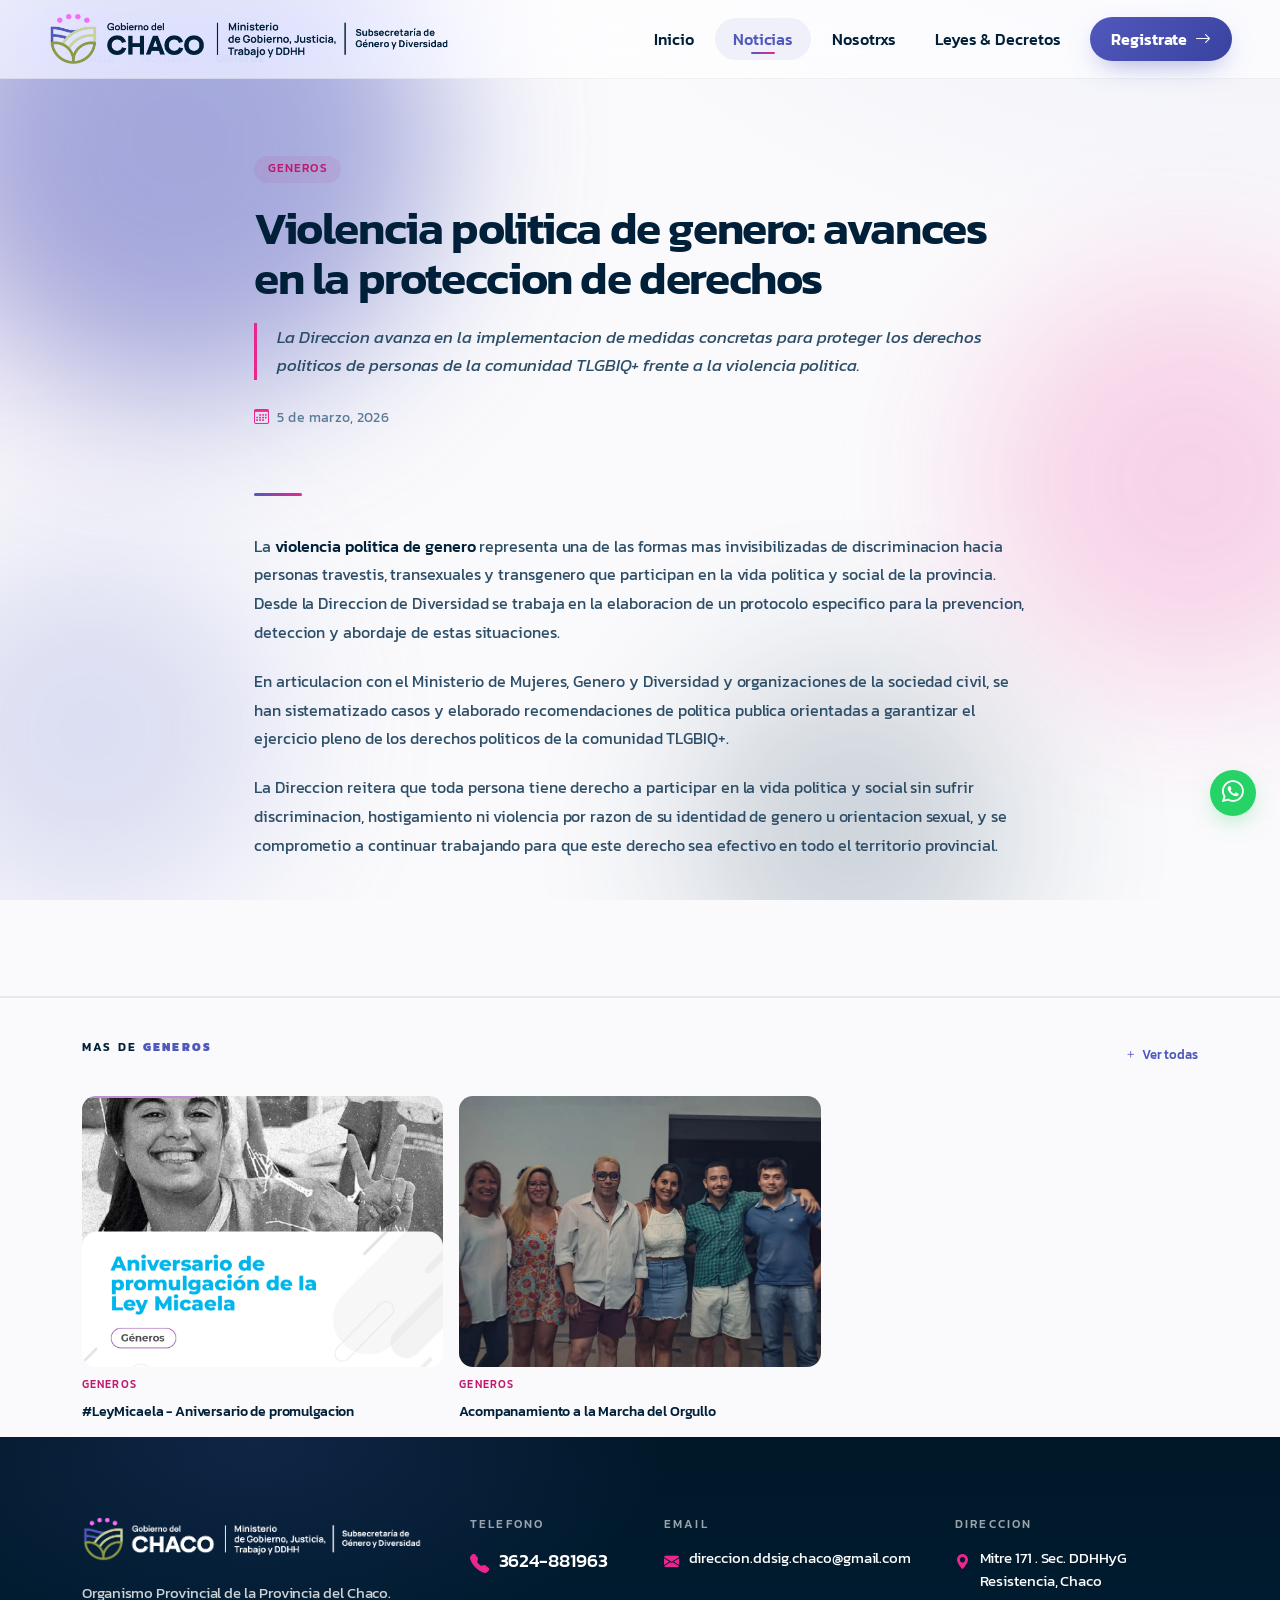
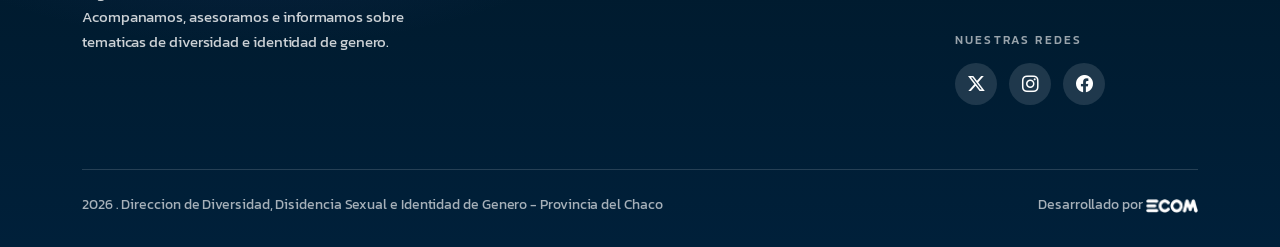
<file: noticia-7.html>
﻿<!DOCTYPE html>
<html lang="es">
<head>
<meta charset="UTF-8">
<meta name="viewport" content="width=device-width, initial-scale=1.0">
<title>Violencia politica de genero: avances en la proteccion de derechos - Direccion de Diversidad Chaco</title>
<link href="https://cdn.jsdelivr.net/npm/bootstrap@5.3.3/dist/css/bootstrap.min.css" rel="stylesheet">
<link rel="stylesheet" href="https://cdn.jsdelivr.net/npm/bootstrap-icons@1.11.3/font/bootstrap-icons.css">
<link rel="preconnect" href="https://fonts.googleapis.com">
<link rel="preconnect" href="https://fonts.gstatic.com" crossorigin>
<link href="https://fonts.googleapis.com/css2?family=Kanit:wght@400;500;600&display=swap" rel="stylesheet">
<link rel="stylesheet" href="assets/styles.css">
</head>
<body>
<div class="bg-mesh" aria-hidden="true"><div class="orb orb-1"></div><div class="orb orb-2"></div><div class="orb orb-3"></div><div class="orb orb-4"></div></div>
<nav class="navbar navbar-expand-lg fixed-top nav-glass">
  <div class="container-fluid px-3 px-lg-5">
    <a class="navbar-brand" href="index.html"><img src="img/CHAGO-MIN-SUB.png" alt="Gobierno del Chaco" class="navbar-logo"></a>
    <button class="navbar-toggler border-0" type="button" data-bs-toggle="collapse" data-bs-target="#navMain"><i class="bi bi-list fs-3"></i></button>
    <div class="collapse navbar-collapse" id="navMain">
      <ul class="navbar-nav ms-auto align-items-lg-center gap-lg-1">
        <li class="nav-item"><a class="nav-link nav-pill" href="index.html">Inicio</a></li>
        <li class="nav-item"><a class="nav-link nav-pill active-page" href="noticias.html">Noticias</a></li>
        <li class="nav-item"><a class="nav-link nav-pill" href="index.html#nosotrxs">Nosotrxs</a></li>
        <li class="nav-item"><a class="nav-link nav-pill" href="index.html#leyes">Leyes &amp; Decretos</a></li>
        <li class="nav-item ms-lg-2"><a class="nav-cta" href="index.html#registrate"><span>Registrate</span><i class="bi bi-arrow-right"></i></a></li>
      </ul>
    </div>
  </div>
</nav>
<nav aria-label="breadcrumb"><div class="container"><div class="breadcrumb-2026 pt-5"><a href="index.html">Inicio</a><span class="bc-sep"><i class="bi bi-chevron-right"></i></span><a href="noticias.html">Noticias</a><span class="bc-sep"><i class="bi bi-chevron-right"></i></span><span class="bc-current">Generos</span></div></div></nav>
<section class="article-section">
  <div class="article-container">
    <div class="article-tag-row">
      <span class="article-cat-tag tag-cyan">Generos</span>
    </div>
    <h1 class="article-title">Violencia politica de genero: avances en la proteccion de derechos</h1>
    <p class="article-lead">La Direccion avanza en la implementacion de medidas concretas para proteger los derechos politicos de personas de la comunidad TLGBIQ+ frente a la violencia politica.</p>
    <div class="article-date"><i class="bi bi-calendar3"></i> 5 de marzo, 2026</div>
    <div class="article-divider"></div>
    <div class="article-body">
      <p>La <strong>violencia politica de genero</strong> representa una de las formas mas invisibilizadas de discriminacion hacia personas travestis, transexuales y transgenero que participan en la vida politica y social de la provincia. Desde la Direccion de Diversidad se trabaja en la elaboracion de un protocolo especifico para la prevencion, deteccion y abordaje de estas situaciones.</p><p>En articulacion con el Ministerio de Mujeres, Genero y Diversidad y organizaciones de la sociedad civil, se han sistematizado casos y elaborado recomendaciones de politica publica orientadas a garantizar el ejercicio pleno de los derechos politicos de la comunidad TLGBIQ+.</p><p>La Direccion reitera que toda persona tiene derecho a participar en la vida politica y social sin sufrir discriminacion, hostigamiento ni violencia por razon de su identidad de genero u orientacion sexual, y se comprometio a continuar trabajando para que este derecho sea efectivo en todo el territorio provincial.</p>
    </div>
  </div>
</section>
<div class="mas-de-wrapper">
  <div class="container">
    <div class="mas-de-header">
      <p class="mas-de-title">MAS DE <strong>Generos</strong></p>
      <a href="noticias.html" class="mas-de-link"><i class="bi bi-plus"></i> Ver todas</a>
    </div>
    <div class="row row-cols-1 row-cols-md-3 g-3">
      <div class="col"><a href="noticia-2.html" class="mas-card"><div class="mas-card-img"><img src="img/Aniversario-Ley-Micaela.jpg" alt="#LeyMicaela - Aniversario de promulgacion"></div><span class="mas-card-cat tag-cyan">Generos</span><p class="mas-card-title">#LeyMicaela - Aniversario de promulgacion</p></a></div>
<div class="col"><a href="noticia-6.html" class="mas-card"><div class="mas-card-img"><img src="img/a-los-chongos-que-salve.jpg" alt="Acompanamiento a la Marcha del Orgullo"></div><span class="mas-card-cat tag-cyan">Generos</span><p class="mas-card-title">Acompanamiento a la Marcha del Orgullo</p></a></div>
    </div>
  </div>
</div>
<footer class="footer">
  <div class="container">
    <div class="row g-5">
      <div class="col-lg-4"><img src="img/CHAGO-MIN-SUB-foot.png" alt="Gobierno del Chaco" class="footer-logo"><p class="footer-copy">Organismo Provincial de la Provincia del Chaco. Acompanamos, asesoramos e informamos sobre tematicas de diversidad e identidad de genero.</p></div>
      <div class="col-md-4 col-lg-2"><h6 class="footer-h">Telefono</h6><a href="tel:3624881963" class="footer-link big-link"><i class="bi bi-telephone-fill"></i> 3624-881963</a></div>
      <div class="col-md-4 col-lg-3"><h6 class="footer-h">Email</h6><a href="mailto:direccion.ddsig.chaco@gmail.com" class="footer-link"><i class="bi bi-envelope-fill"></i> direccion.ddsig.chaco@gmail.com</a></div>
      <div class="col-md-4 col-lg-3"><h6 class="footer-h">Direccion</h6><p class="footer-link"><i class="bi bi-geo-alt-fill"></i> Mitre 171 . Sec. DDHHyG<br>Resistencia, Chaco</p><h6 class="footer-h mt-4">Nuestras redes</h6><div class="socials"><a href="#" aria-label="Twitter"><i class="bi bi-twitter-x"></i></a><a href="#" aria-label="Instagram"><i class="bi bi-instagram"></i></a><a href="#" aria-label="Facebook"><i class="bi bi-facebook"></i></a></div></div>
    </div>
    <div class="footer-bottom"><span>2026 . Direccion de Diversidad, Disidencia Sexual e Identidad de Genero - Provincia del Chaco</span><span>Desarrollado por <a href="https://ecom.com.ar" target="_blank" rel="noopener"><img src="img/ecomsa.png" alt="Ecomsa" style="height:1em;width:auto;vertical-align:middle;"></a></span></div>
  </div>
</footer>
<script src="https://cdn.jsdelivr.net/npm/bootstrap@5.3.3/dist/js/bootstrap.bundle.min.js"></script>
<script src="assets/app.js"></script>
<button class="btn-top" id="btnTop" aria-label="Ir arriba" title="Ir arriba"><i class="bi bi-chevron-up"></i></button>
<a class="btn-whatsapp" href="https://wa.me/543624881963" target="_blank" rel="noopener" aria-label="Contactar por WhatsApp" title="Contactar por WhatsApp"><i class="bi bi-whatsapp"></i></a>
</body>
</html>
</file>
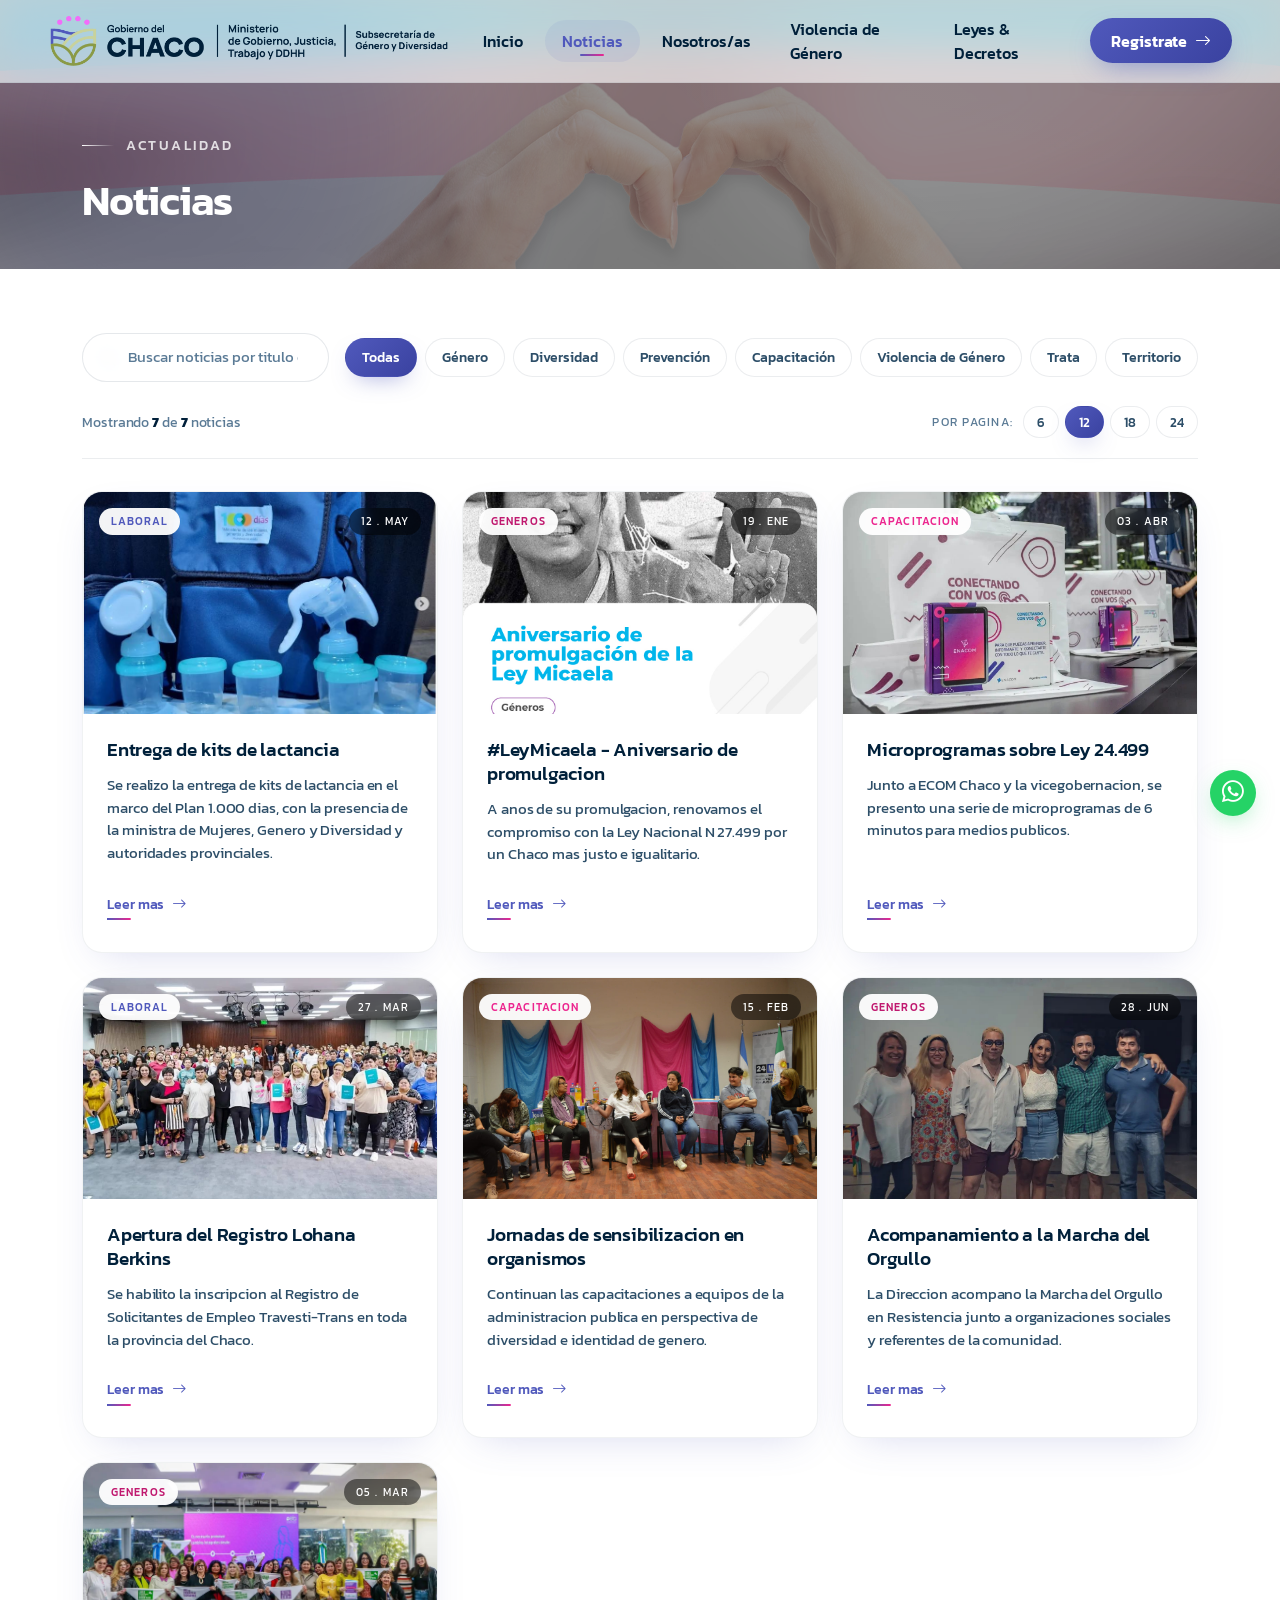
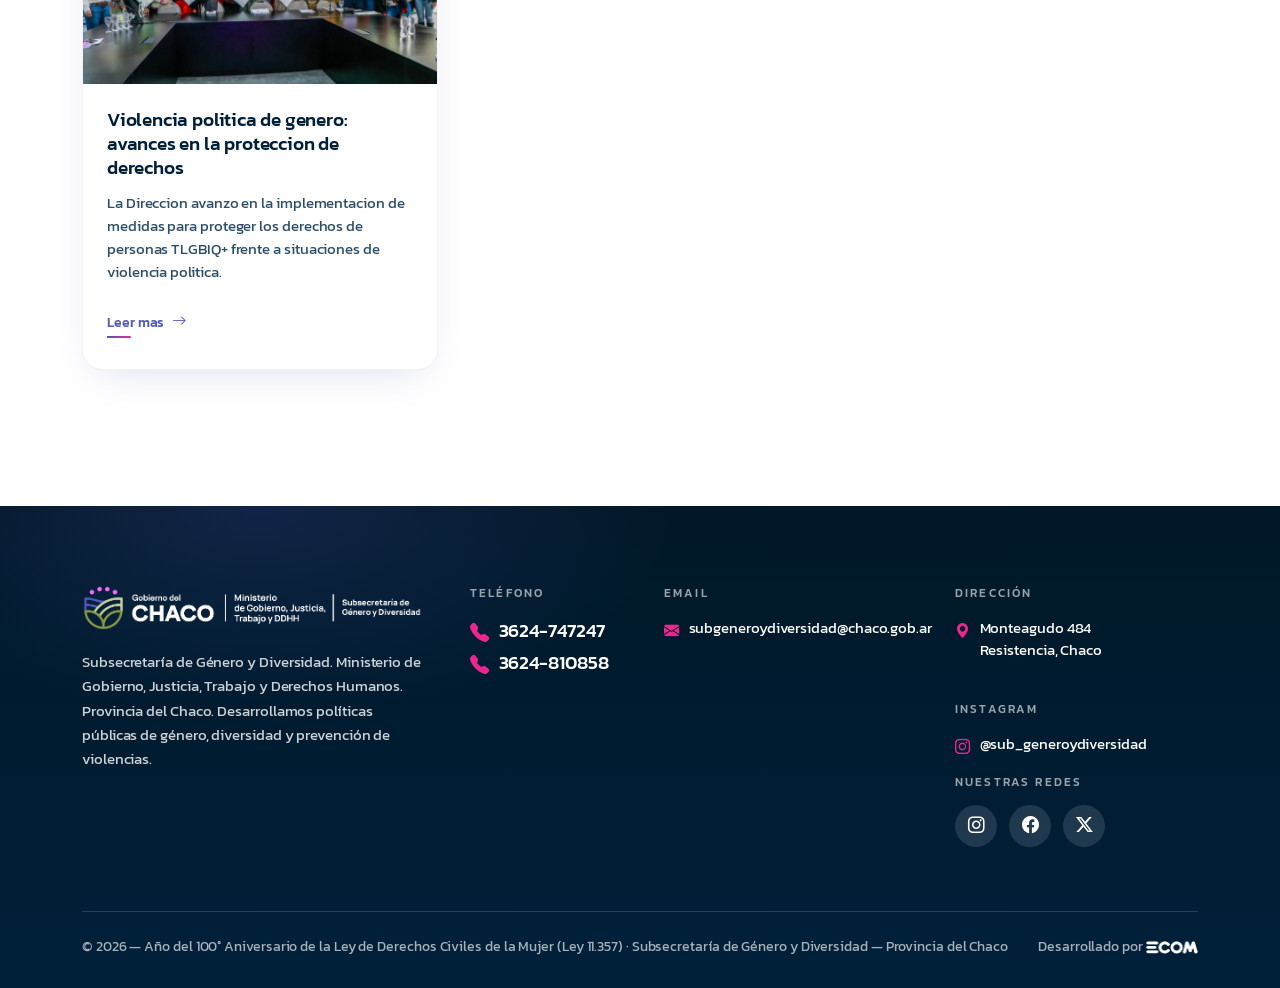
<file: noticias.html>
﻿<!DOCTYPE html>
<html lang="es">
<head>
<meta charset="UTF-8">
<meta name="viewport" content="width=device-width, initial-scale=1.0">
<meta name="description" content="Subsecretaría de Género y Diversidad de la Provincia del Chaco. Políticas públicas de género, diversidad, prevención de violencias e inclusión laboral LGTBIQ+.">
<meta name="author" content="Ministerio de Gobierno, Justicia, Trabajo y Derechos Humanos — Provincia del Chaco">
<meta property="og:site_name" content="Subsecretaría de Género y Diversidad — Chaco">
<title>Noticias — Subsecretaría de Género y Diversidad · Chaco</title>
<link href="https://cdn.jsdelivr.net/npm/bootstrap@5.3.3/dist/css/bootstrap.min.css" rel="stylesheet">
<link rel="stylesheet" href="https://cdn.jsdelivr.net/npm/bootstrap-icons@1.11.3/font/bootstrap-icons.css">
<link rel="preconnect" href="https://fonts.googleapis.com">
<link rel="preconnect" href="https://fonts.gstatic.com" crossorigin>
<link href="https://fonts.googleapis.com/css2?family=Kanit:wght@400;500;600&display=swap" rel="stylesheet">
<link rel="stylesheet" href="assets/styles.css">
</head>
<body>
<div class="bg-mesh" aria-hidden="true"><div class="orb orb-1"></div><div class="orb orb-2"></div><div class="orb orb-3"></div><div class="orb orb-4"></div></div>
<nav class="navbar navbar-expand-lg fixed-top nav-glass">
  <div class="container-fluid px-3 px-lg-5">
    <a class="navbar-brand" href="index.html"><img src="img/CHAGO-MIN-SUB.png" alt="Gobierno del Chaco · Ministerio de Gobierno, Justicia, Trabajo y DDHH · Subsecretaría de Género y Diversidad" class="navbar-logo"></a>
    <button class="navbar-toggler border-0" type="button" data-bs-toggle="collapse" data-bs-target="#navMain"><i class="bi bi-list fs-3"></i></button>
    <div class="collapse navbar-collapse" id="navMain">
      <ul class="navbar-nav ms-auto align-items-lg-center gap-lg-1">
        <li class="nav-item"><a class="nav-link nav-pill" href="index.html">Inicio</a></li>
        <li class="nav-item"><a class="nav-link nav-pill active-page" href="noticias.html">Noticias</a></li>
        <li class="nav-item"><a class="nav-link nav-pill" href="index.html#nosotrxs">Nosotros/as</a></li>
        <li class="nav-item"><a class="nav-link nav-pill" href="violencia.html">Violencia de Género</a></li>
        <li class="nav-item"><a class="nav-link nav-pill" href="index.html#leyes">Leyes &amp; Decretos</a></li>
        <li class="nav-item ms-lg-2"><a class="nav-cta" href="index.html#registrate"><span>Registrate</span><i class="bi bi-arrow-right"></i></a></li>
      </ul>
    </div>
  </div>
</nav>
<header class="page-header">
  <img class="page-header-bg" src="img/encabezado.jpg" alt="" aria-hidden="true">
  <div class="container page-header-inner">
    <span class="section-eyebrow light"><span class="eyebrow-line"></span>Actualidad</span>
    <h1 class="page-header-title">Noticias</h1>
  </div>
</header>
<section class="section-noticias-page">
  <div class="container">
    <div class="news-toolbar" data-reveal>
      <div class="news-search-wrap">
        <i class="bi bi-search"></i>
        <input type="search" id="newsSearch" class="news-search" placeholder="Buscar noticias por titulo o categoria..." autocomplete="off">
      </div>
      <div class="news-filters" id="catFilters">
        <button class="chip active" data-filter="all">Todas</button>
        <button class="chip" data-filter="genero">Género</button>
        <button class="chip" data-filter="diversidad">Diversidad</button>
        <button class="chip" data-filter="prevencion">Prevención</button>
        <button class="chip" data-filter="capacitacion">Capacitación</button>
        <button class="chip" data-filter="violencia">Violencia de Género</button>
        <button class="chip" data-filter="trata">Trata</button>
        <button class="chip" data-filter="territorio">Territorio</button>
      </div>
    </div>
    <div class="news-meta-row" data-reveal>
      <span class="news-count-label">Mostrando <strong id="visibleCount">7</strong> de <strong id="totalCount">7</strong> noticias</span>
      <div class="per-page-group">
        <span class="per-page-label">Por pagina:</span>
        <button class="chip per-page-chip" data-perpage="6">6</button>
        <button class="chip per-page-chip active" data-perpage="12">12</button>
        <button class="chip per-page-chip" data-perpage="18">18</button>
        <button class="chip per-page-chip" data-perpage="24">24</button>
      </div>
    </div>
    <div class="row g-4" id="newsGridPage">
      <div class="col-md-6 col-lg-4 news-col" data-cat="genero" data-title="entrega kits lactancia plan 1000 dias" data-excerpt="kits lactancia ministra mujeres genero diversidad autoridades provinciales">
        <article class="news-card"><div class="news-media"><img src="img/kit-lactancia.jpg" alt="Kits de lactancia" class="news-img"><span class="news-tag">Laboral</span><span class="news-date">12 . MAY</span></div><div class="news-body"><h3 class="news-title">Entrega de kits de lactancia</h3><p class="news-excerpt">Se realizo la entrega de kits de lactancia en el marco del Plan 1.000 dias, con la presencia de la ministra de Mujeres, Genero y Diversidad y autoridades provinciales.</p><a href="noticia-1.html" class="read-more"><span>Leer mas</span><i class="bi bi-arrow-right"></i></a></div></article>
      </div>
      <div class="col-md-6 col-lg-4 news-col" data-cat="genero" data-title="ley micaela aniversario promulgacion genero diversidad" data-excerpt="ley nacional 27499 chaco igualitario genero diversidad capacitacion">
        <article class="news-card"><div class="news-media"><img src="img/Aniversario-Ley-Micaela.jpg" alt="Aniversario Ley Micaela" class="news-img"><span class="news-tag tag-cyan">Generos</span><span class="news-date">19 . ENE</span></div><div class="news-body"><h3 class="news-title">#LeyMicaela - Aniversario de promulgacion</h3><p class="news-excerpt">A anos de su promulgacion, renovamos el compromiso con la Ley Nacional N 27.499 por un Chaco mas justo e igualitario.</p><a href="noticia-2.html" class="read-more"><span>Leer mas</span><i class="bi bi-arrow-right"></i></a></div></article>
      </div>
      <div class="col-md-6 col-lg-4 news-col" data-cat="capacitacion" data-title="microprogramas ley ecom chaco vicegobernacion audiovisual" data-excerpt="microprogramas medios publicos capacitacion senda ecom ley 24499">
        <article class="news-card"><div class="news-media"><img src="img/SENDA.jpg" alt="Microprogramas ECOM Chaco" class="news-img"><span class="news-tag tag-pink">Capacitacion</span><span class="news-date">03 . ABR</span></div><div class="news-body"><h3 class="news-title">Microprogramas sobre Ley 24.499</h3><p class="news-excerpt">Junto a ECOM Chaco y la vicegobernacion, se presento una serie de microprogramas de 6 minutos para medios publicos.</p><a href="noticia-3.html" class="read-more"><span>Leer mas</span><i class="bi bi-arrow-right"></i></a></div></article>
      </div>
      <div class="col-md-6 col-lg-4 news-col" data-cat="diversidad" data-title="apertura registro lohana berkins empleo travesti trans chaco" data-excerpt="inscripcion registro provincial chaco inclusion laboral travesti trans">
        <article class="news-card"><div class="news-media"><img src="img/plan-incentivar-trabajo.jpg" alt="Registro Lohana Berkins" class="news-img"><span class="news-tag">Laboral</span><span class="news-date">27 . MAR</span></div><div class="news-body"><h3 class="news-title">Apertura del Registro Lohana Berkins</h3><p class="news-excerpt">Se habilito la inscripcion al Registro de Solicitantes de Empleo Travesti-Trans en toda la provincia del Chaco.</p><a href="noticia-4.html" class="read-more"><span>Leer mas</span><i class="bi bi-arrow-right"></i></a></div></article>
      </div>
      <div class="col-md-6 col-lg-4 news-col" data-cat="capacitacion" data-title="jornadas sensibilizacion organismos administracion publica perspectiva genero" data-excerpt="capacitaciones equipos administracion perspectiva diversidad identidad genero">
        <article class="news-card"><div class="news-media"><img src="img/diversidad-discriminacion.jpg" alt="Jornada de sensibilizacion" class="news-img"><span class="news-tag tag-pink">Capacitacion</span><span class="news-date">15 . FEB</span></div><div class="news-body"><h3 class="news-title">Jornadas de sensibilizacion en organismos</h3><p class="news-excerpt">Continuan las capacitaciones a equipos de la administracion publica en perspectiva de diversidad e identidad de genero.</p><a href="noticia-5.html" class="read-more"><span>Leer mas</span><i class="bi bi-arrow-right"></i></a></div></article>
      </div>
      <div class="col-md-6 col-lg-4 news-col" data-cat="diversidad" data-title="acompanamiento marcha del orgullo resistencia tlgbiq" data-excerpt="marcha orgullo resistencia organizaciones sociales comunidad tlgbiq">
        <article class="news-card"><div class="news-media"><img src="img/a-los-chongos-que-salve.jpg" alt="Marcha del Orgullo" class="news-img"><span class="news-tag tag-cyan">Generos</span><span class="news-date">28 . JUN</span></div><div class="news-body"><h3 class="news-title">Acompanamiento a la Marcha del Orgullo</h3><p class="news-excerpt">La Direccion acompano la Marcha del Orgullo en Resistencia junto a organizaciones sociales y referentes de la comunidad.</p><a href="noticia-6.html" class="read-more"><span>Leer mas</span><i class="bi bi-arrow-right"></i></a></div></article>
      </div>
      <div class="col-md-6 col-lg-4 news-col" data-cat="violencia" data-title="violencia politica genero proteccion derechos tlgbiq" data-excerpt="violencia politica personas tlgbiq medidas proteccion derechos genero">
        <article class="news-card"><div class="news-media"><img src="img/violencia-politica.jpg" alt="Violencia politica de genero" class="news-img"><span class="news-tag tag-cyan">Generos</span><span class="news-date">05 . MAR</span></div><div class="news-body"><h3 class="news-title">Violencia politica de genero: avances en la proteccion de derechos</h3><p class="news-excerpt">La Direccion avanzo en la implementacion de medidas para proteger los derechos de personas TLGBIQ+ frente a situaciones de violencia politica.</p><a href="noticia-7.html" class="read-more"><span>Leer mas</span><i class="bi bi-arrow-right"></i></a></div></article>
      </div>
    </div>
    <div id="noResults" class="no-results" style="display:none">
      <i class="bi bi-search"></i>
      <p>No se encontraron noticias que coincidan con tu busqueda.</p>
      <button class="btn-ghost-2026 mx-auto" id="clearSearch"><i class="bi bi-x-circle"></i> Limpiar busqueda</button>
    </div>
    <nav class="news-pagination" id="newsPagination" aria-label="Paginacion de noticias"></nav>
  </div>
</section>
<footer class="footer">
  <div class="container">
    <div class="row g-5">
      <div class="col-lg-4"><img src="img/CHAGO-MIN-SUB-foot.png" alt="Gobierno del Chaco · Ministerio de Gobierno, Justicia, Trabajo y DDHH · Subsecretaría de Género y Diversidad" class="footer-logo"><p class="footer-copy">Subsecretaría de Género y Diversidad. Ministerio de Gobierno, Justicia, Trabajo y Derechos Humanos. Provincia del Chaco. Desarrollamos políticas públicas de género, diversidad y prevención de violencias.</p></div>
      <div class="col-md-4 col-lg-2"><h6 class="footer-h">Teléfono</h6><a href="tel:3624747247" class="footer-link big-link"><i class="bi bi-telephone-fill"></i> 3624-747247</a><a href="tel:3624810858" class="footer-link big-link"><i class="bi bi-telephone-fill"></i> 3624-810858</a></div>
      <div class="col-md-4 col-lg-3"><h6 class="footer-h">Email</h6><a href="mailto:subgeneroydiversidad@chaco.gob.ar" class="footer-link"><i class="bi bi-envelope-fill"></i> subgeneroydiversidad@chaco.gob.ar</a></div>
      <div class="col-md-4 col-lg-3"><h6 class="footer-h">Dirección</h6><p class="footer-link"><i class="bi bi-geo-alt-fill"></i> Monteagudo 484<br>Resistencia, Chaco</p><h6 class="footer-h mt-4">Instagram</h6><a href="https://instagram.com/sub_generoydiversidad" target="_blank" rel="noopener" class="footer-link"><i class="bi bi-instagram"></i> @sub_generoydiversidad</a><h6 class="footer-h mt-3">Nuestras redes</h6><div class="socials"><a href="https://instagram.com/sub_generoydiversidad" target="_blank" aria-label="Instagram"><i class="bi bi-instagram"></i></a><a href="#" aria-label="Facebook"><i class="bi bi-facebook"></i></a><a href="#" aria-label="Twitter/X"><i class="bi bi-twitter-x"></i></a></div></div>
    </div>
    <div class="footer-bottom"><span>© 2026 — Año del 100° Aniversario de la Ley de Derechos Civiles de la Mujer (Ley 11.357) · Subsecretaría de Género y Diversidad — Provincia del Chaco</span><span>Desarrollado por <a href="https://ecom.com.ar" target="_blank" rel="noopener"><img src="img/ecomsa.png" alt="Ecomsa" style="height:1em;width:auto;vertical-align:middle;"></a></span></div>
  </div>
</footer>
<script src="https://cdn.jsdelivr.net/npm/bootstrap@5.3.3/dist/js/bootstrap.bundle.min.js"></script>
<script src="assets/app.js"></script>
<script>
(function(){
var grid=document.getElementById('newsGridPage');
var allCols=Array.from(grid.querySelectorAll('.news-col'));
var catChips=document.querySelectorAll('#catFilters .chip[data-filter]');
var perChips=document.querySelectorAll('.per-page-chip');
var searchInput=document.getElementById('newsSearch');
var vcEl=document.getElementById('visibleCount');
var tcEl=document.getElementById('totalCount');
var pagEl=document.getElementById('newsPagination');
var noRes=document.getElementById('noResults');
var clrBtn=document.getElementById('clearSearch');
var state={filter:'all',search:'',perPage:12,page:1};
function getFiltered(){return allCols.filter(function(col){var c=state.filter==='all'||col.dataset.cat===state.filter;var q=state.search.toLowerCase().trim();var s=!q||(col.dataset.title||'').includes(q)||(col.dataset.excerpt||'').includes(q)||(col.dataset.cat||'').includes(q);return c&&s;});}
function render(){var f=getFiltered();var tot=f.length;var tp=Math.max(1,Math.ceil(tot/state.perPage));if(state.page>tp)state.page=tp;var st=(state.page-1)*state.perPage;var items=f.slice(st,st+state.perPage);allCols.forEach(function(c){c.classList.add('is-hidden');});items.forEach(function(c){c.classList.remove('is-hidden');});vcEl.textContent=items.length;tcEl.textContent=tot;noRes.style.display=tot===0?'':'none';renderPag(tp);}
function pr(cur,tot){if(tot<=7)return Array.from({length:tot},function(_,i){return i+1;});if(cur<=4)return[1,2,3,4,5,'...',tot];if(cur>=tot-3)return[1,'...',tot-4,tot-3,tot-2,tot-1,tot];return[1,'...',cur-1,cur,cur+1,'...',tot];}
function renderPag(tp){if(tp<=1){pagEl.innerHTML='';return;}var p=state.page;var h='<button class="page-btn" data-page="'+(p-1)+'"'+(p===1?' disabled':'')+' aria-label="Anterior"><i class="bi bi-chevron-left"></i></button>';pr(p,tp).forEach(function(pg){h+=pg==='...'?'<button class="page-btn dots" disabled>...</button>':'<button class="page-btn'+(pg===p?' active':'')+'" data-page="'+pg+'">'+pg+'</button>';});h+='<button class="page-btn" data-page="'+(p+1)+'"'+(p===tp?' disabled':'')+' aria-label="Siguiente"><i class="bi bi-chevron-right"></i></button>';pagEl.innerHTML=h;pagEl.querySelectorAll('[data-page]').forEach(function(btn){btn.addEventListener('click',function(){state.page=+btn.dataset.page;render();window.scrollTo({top:0,behavior:'smooth'});});});}
catChips.forEach(function(chip){chip.addEventListener('click',function(){catChips.forEach(function(c){c.classList.remove('active');});chip.classList.add('active');state.filter=chip.dataset.filter;state.page=1;render();});});
perChips.forEach(function(chip){chip.addEventListener('click',function(){perChips.forEach(function(c){c.classList.remove('active');});chip.classList.add('active');state.perPage=+chip.dataset.perpage;state.page=1;render();});});
var st2;searchInput.addEventListener('input',function(){clearTimeout(st2);st2=setTimeout(function(){state.search=searchInput.value;state.page=1;render();},200);});
clrBtn.addEventListener('click',function(){searchInput.value='';state.search='';state.page=1;render();});
render();
})();
</script>
<button class="btn-top" id="btnTop" aria-label="Ir arriba" title="Ir arriba"><i class="bi bi-chevron-up"></i></button>
<a class="btn-whatsapp" href="https://wa.me/543624747247" target="_blank" rel="noopener" aria-label="Contactar por WhatsApp" title="Contactar por WhatsApp"><i class="bi bi-whatsapp"></i></a>
</body>
</html>
</file>
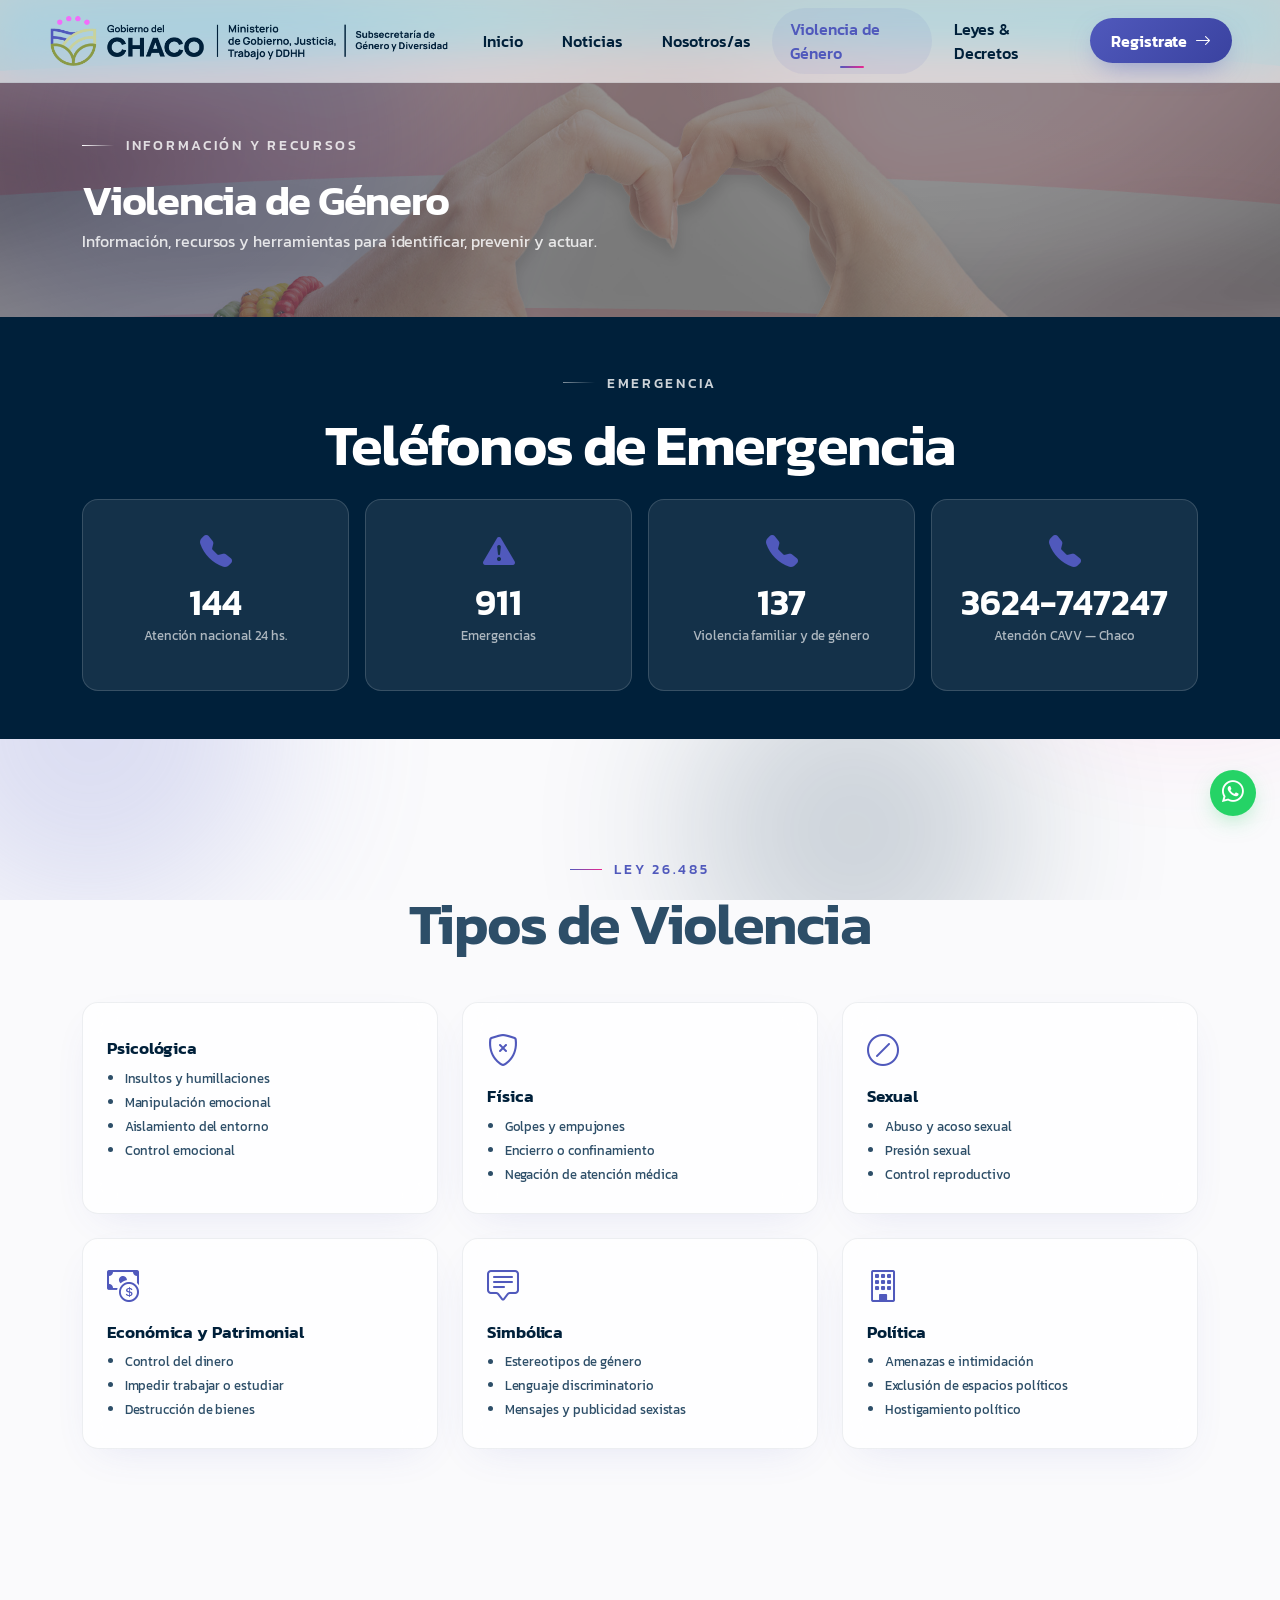
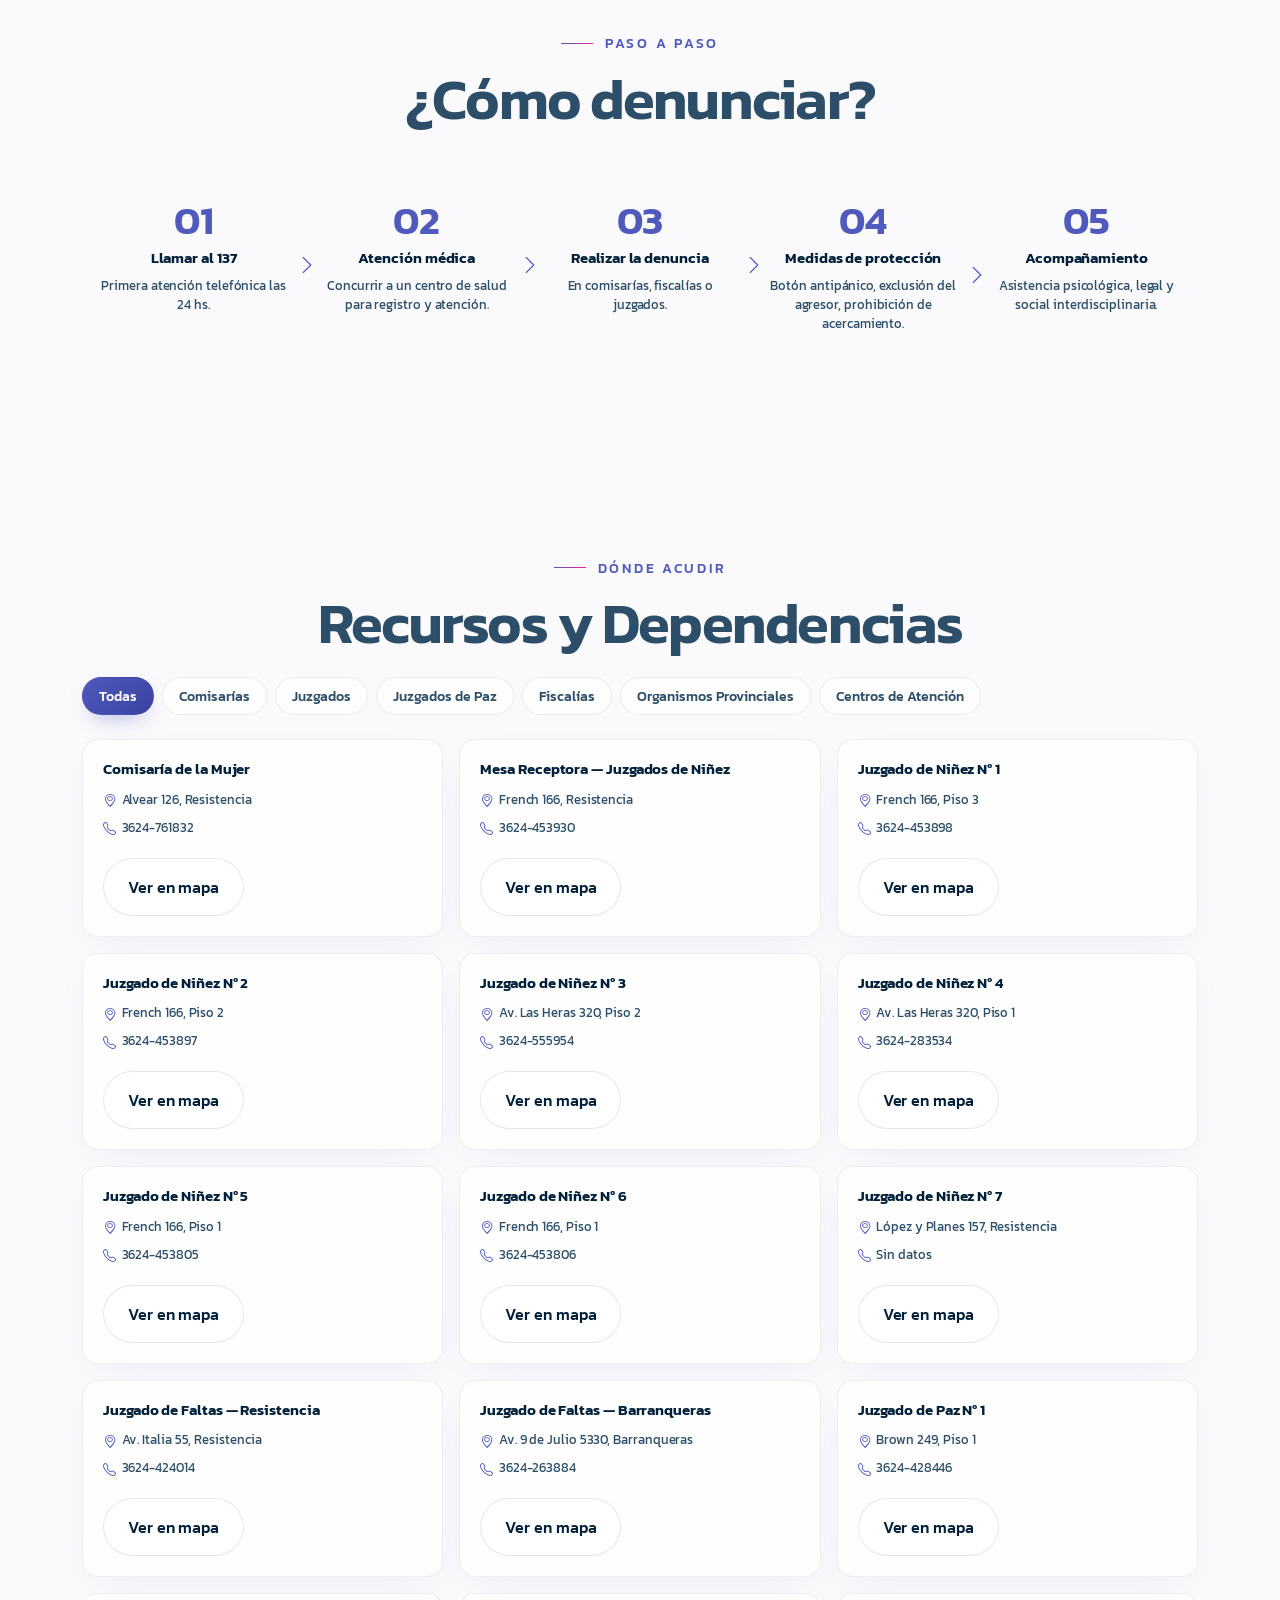
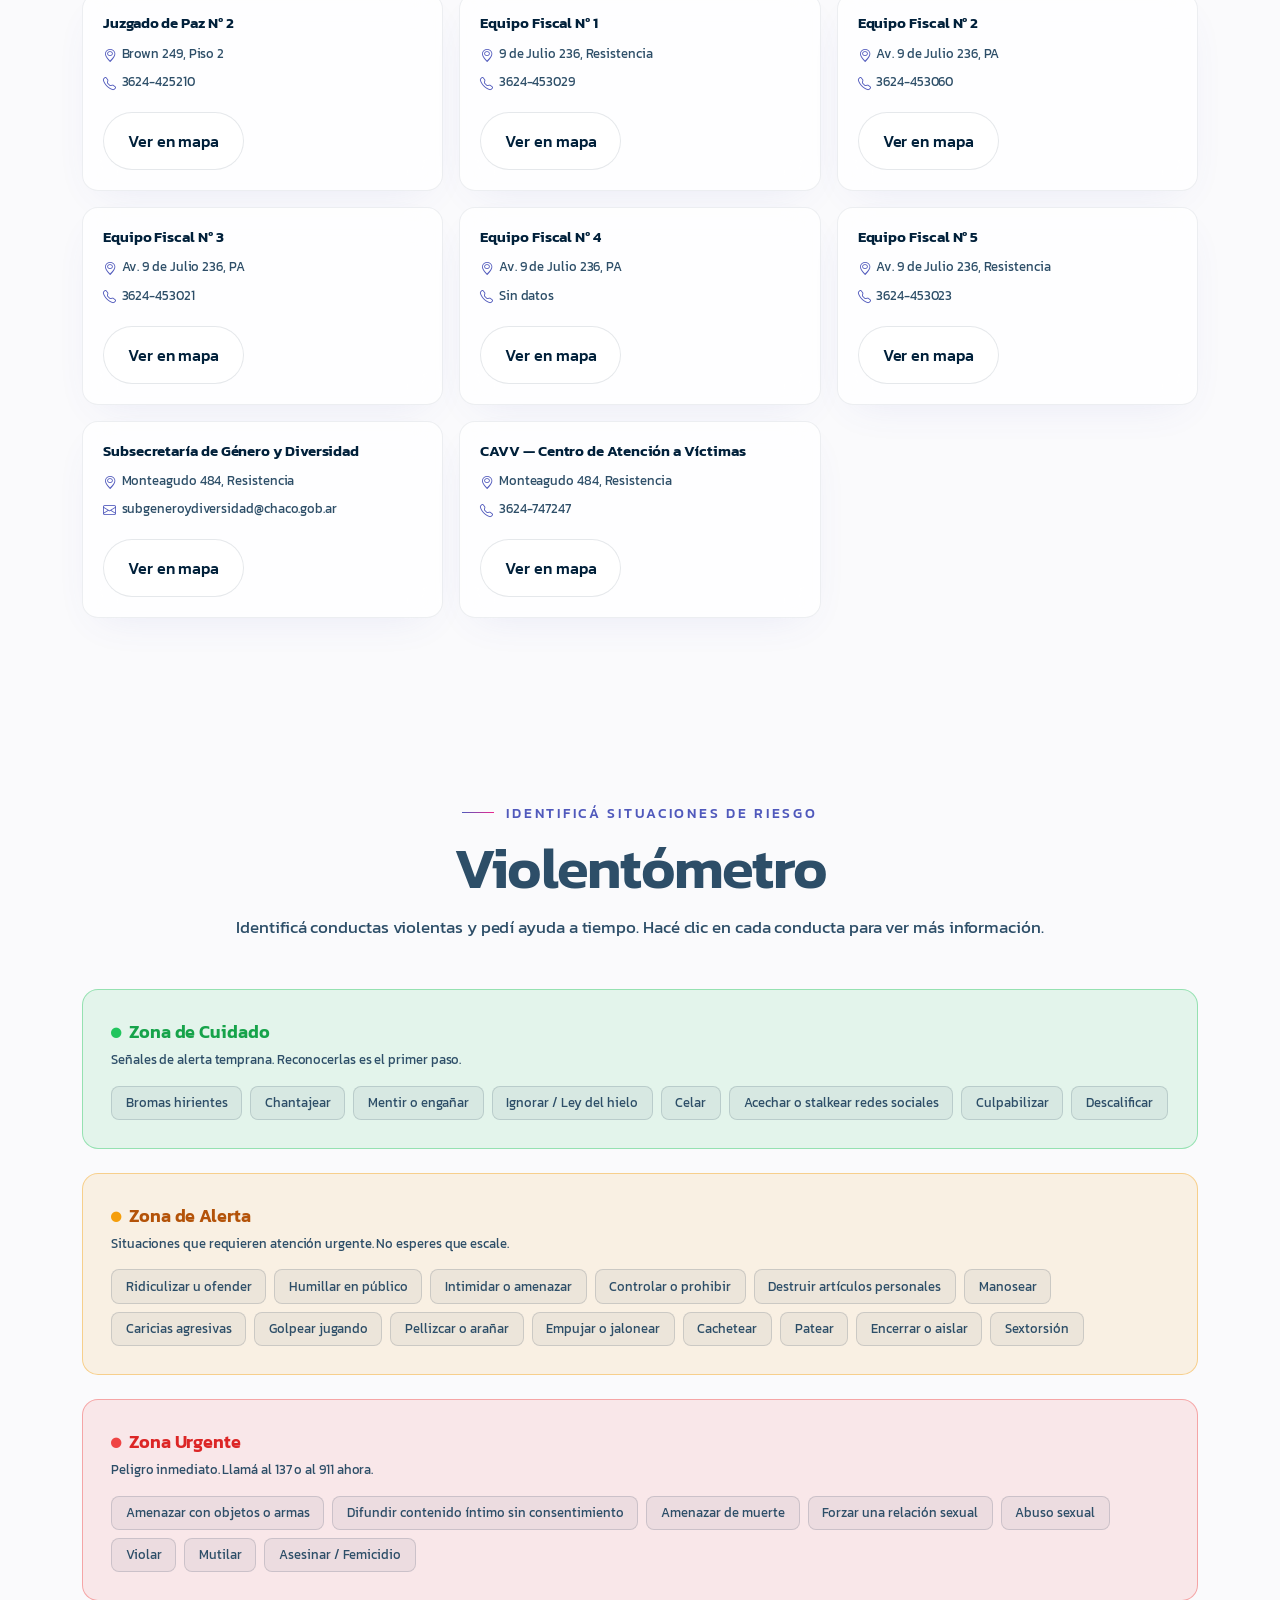
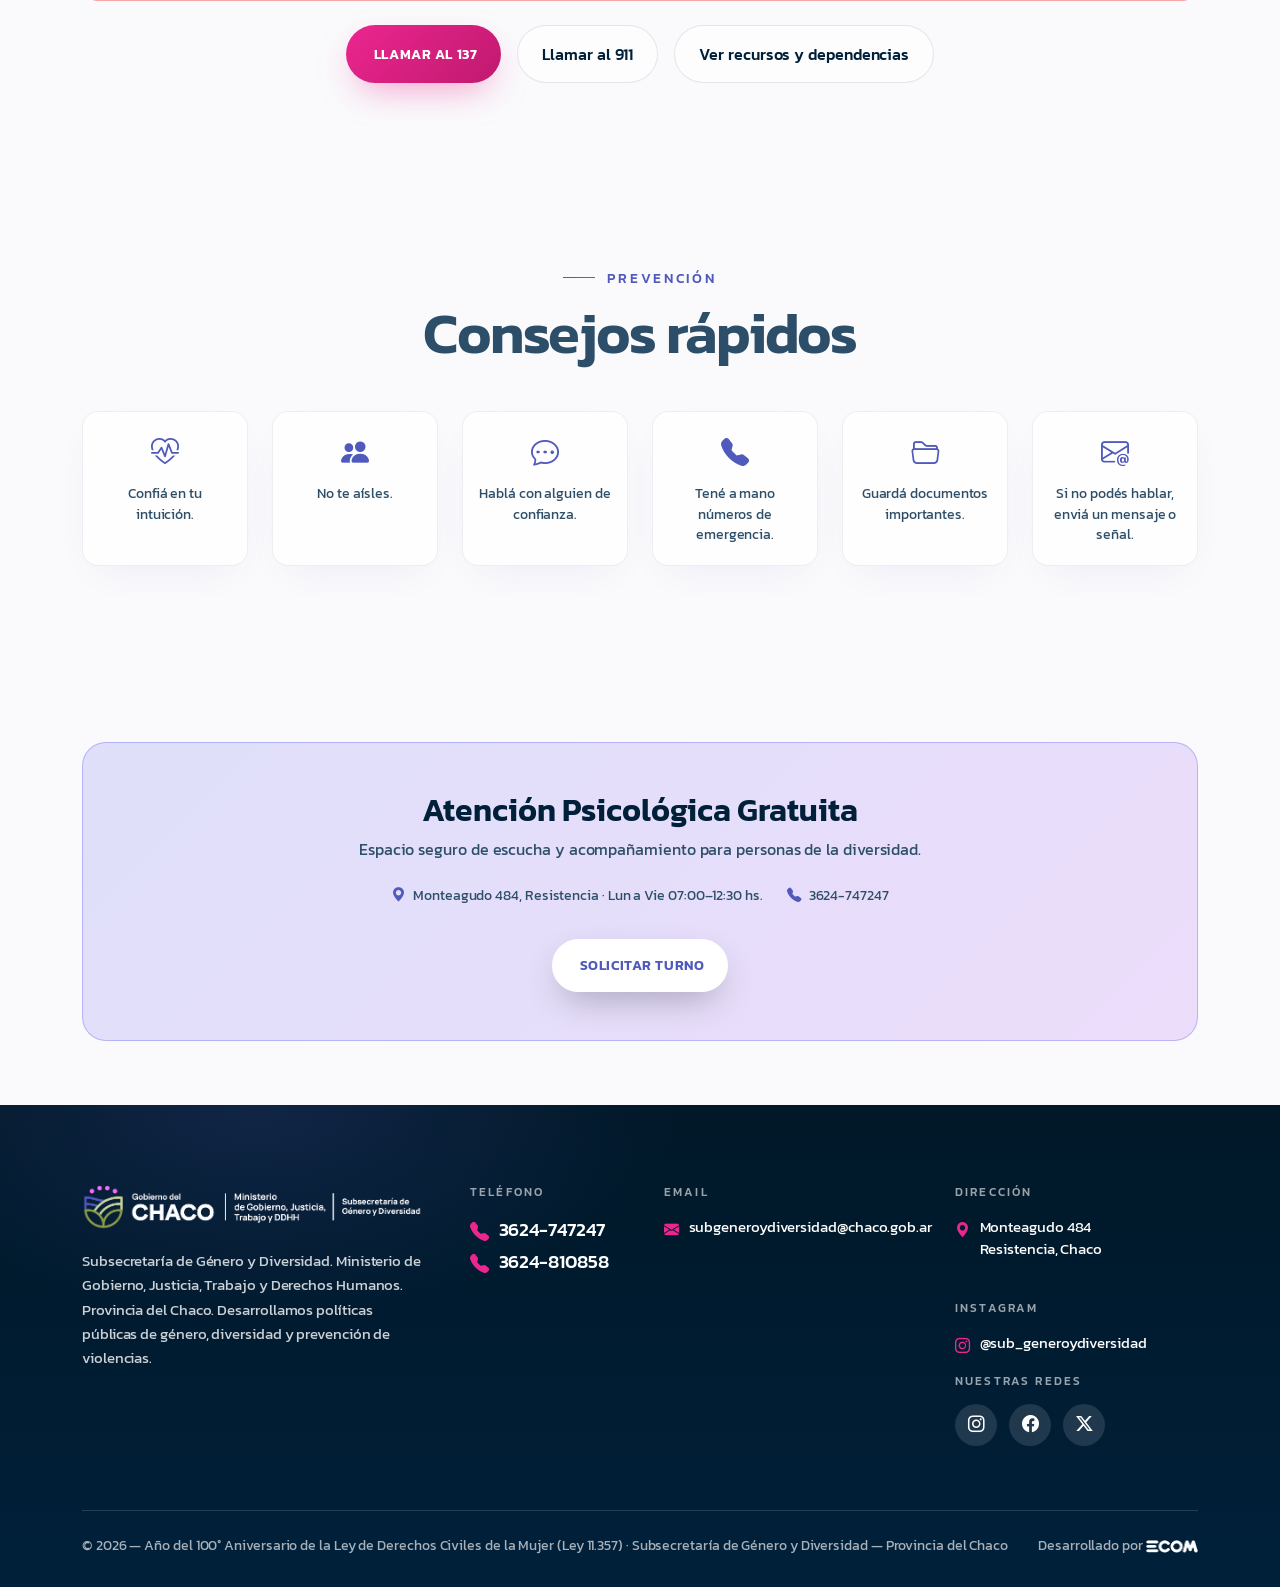
<file: violencia.html>
<!DOCTYPE html>
<html lang="es">
<head>
<meta charset="UTF-8">
<meta name="viewport" content="width=device-width, initial-scale=1.0">
<meta name="description" content="Información, recursos y herramientas sobre violencia de género. Teléfonos de emergencia, tipos de violencia, circuito de denuncias y dependencias de atención en Chaco.">
<meta name="author" content="Ministerio de Gobierno, Justicia, Trabajo y Derechos Humanos — Provincia del Chaco">
<meta property="og:site_name" content="Subsecretaría de Género y Diversidad — Chaco">
<title>Violencia de Género — Subsecretaría de Género y Diversidad · Chaco</title>
<link href="https://cdn.jsdelivr.net/npm/bootstrap@5.3.3/dist/css/bootstrap.min.css" rel="stylesheet">
<link rel="stylesheet" href="https://cdn.jsdelivr.net/npm/bootstrap-icons@1.11.3/font/bootstrap-icons.css">
<link rel="preconnect" href="https://fonts.googleapis.com">
<link rel="preconnect" href="https://fonts.gstatic.com" crossorigin>
<link href="https://fonts.googleapis.com/css2?family=Kanit:wght@400;500;600&display=swap" rel="stylesheet">
<link rel="stylesheet" href="assets/styles.css">
<style>
/* ── Teléfonos de emergencia (fondo oscuro) ── */
.seccion-emergencia{background:var(--noche,#00203a);padding:3rem 0;}
.seccion-emergencia .section-title{color:#fff;}
.seccion-emergencia .section-eyebrow{color:rgba(255,255,255,.8);}
.seccion-emergencia .eyebrow-line{background:linear-gradient(90deg,rgba(255,255,255,.5),transparent);}
.emerg-card{background:rgba(255,255,255,.08);border:1px solid rgba(255,255,255,.15);border-radius:1rem;padding:1.75rem 1rem;text-align:center;transition:transform .2s,border-color .2s;}
.emerg-card:hover{transform:translateY(-4px);border-color:rgba(255,255,255,.4);}
.emerg-card .emerg-icon{font-size:2rem;color:var(--azul,#5059bc);margin-bottom:.5rem;}
.emerg-card .emerg-num{font-family:'Kanit',sans-serif;font-size:2.25rem;font-weight:600;color:#fff;line-height:1;display:block;}
.emerg-card .emerg-desc{font-size:.82rem;color:rgba(255,255,255,.65);margin-top:.4rem;}
.emerg-card a{text-decoration:none;}
.emerg-card a:hover .emerg-num{color:var(--azul,#5059bc);}

/* ── Tipos de violencia (fondo claro) ── */
.tipo-card{background:rgba(255,255,255,.8);backdrop-filter:blur(16px);border:1px solid rgba(0,32,58,.07);border-radius:1rem;padding:1.5rem;height:100%;box-shadow:0 14px 40px -18px rgba(80,89,188,.15);}
.tipo-card .tipo-icon{font-size:2rem;color:var(--azul,#5059bc);margin-bottom:.75rem;}
.tipo-card h3{font-family:'Kanit',sans-serif;font-size:1.05rem;font-weight:600;color:var(--ink,#00203a);margin-bottom:.6rem;}
.tipo-card ul{padding-left:1.1rem;margin:0;}
.tipo-card ul li{font-size:.83rem;color:var(--ink-soft,#2d4e68);margin-bottom:.25rem;}

/* ── Circuito de denuncias ── */
.circuito-section{padding:4rem 0;}
.pasos-row{display:flex;flex-wrap:wrap;gap:0;align-items:flex-start;}
.paso-item{flex:1 1 0;min-width:160px;position:relative;padding:1.5rem 1rem;text-align:center;}
.paso-item:not(:last-child)::after{content:'\F285';font-family:'bootstrap-icons';position:absolute;right:-12px;top:50%;transform:translateY(-50%);font-size:1.25rem;color:var(--azul,#5059bc);z-index:2;}
@media(max-width:767px){
  .pasos-row{flex-direction:column;}
  .paso-item:not(:last-child)::after{content:'\F282';right:50%;top:auto;bottom:-14px;transform:translateX(50%);}
  .paso-item{padding-bottom:2rem;}
}
.paso-num{font-family:'Kanit',sans-serif;font-size:2.5rem;font-weight:600;color:var(--azul,#5059bc);line-height:1;display:block;}
.paso-title{font-family:'Kanit',sans-serif;font-size:.95rem;font-weight:600;color:var(--ink,#00203a);margin:.4rem 0;}
.paso-desc{font-size:.8rem;color:var(--ink-soft,#2d4e68);}

/* ── Dependencias (fondo claro) ── */
.dep-card{background:rgba(255,255,255,.8);backdrop-filter:blur(16px);border:1px solid rgba(0,32,58,.07);border-radius:1rem;padding:1.25rem;height:100%;display:flex;flex-direction:column;gap:.4rem;box-shadow:0 14px 40px -18px rgba(80,89,188,.12);}
.dep-card h3{font-family:'Kanit',sans-serif;font-size:.95rem;font-weight:600;color:var(--ink,#00203a);margin:0 0 .3rem;}
.dep-card p{font-size:.82rem;color:var(--ink-soft,#2d4e68);margin:0;display:flex;align-items:flex-start;gap:.35rem;}
.dep-card p i{margin-top:2px;color:var(--azul,#5059bc);flex-shrink:0;}
.dep-card .dep-map{margin-top:auto;padding-top:.75rem;}
.dep-col.is-hidden{display:none;}

/* ── Violentómetro ── */
.violentometro-section{padding:4rem 0;}
.zona-block{border-radius:1rem;padding:1.75rem;margin-bottom:1.5rem;}
.zona-verde{background:rgba(34,197,94,.1);border:1px solid rgba(34,197,94,.4);}
.zona-amarillo{background:rgba(245,158,11,.1);border:1px solid rgba(245,158,11,.4);}
.zona-rojo{background:rgba(239,68,68,.1);border:1px solid rgba(239,68,68,.4);}
.zona-title{font-family:'Kanit',sans-serif;font-size:1.15rem;font-weight:600;margin-bottom:.25rem;}
.zona-verde .zona-title{color:#16a34a;}
.zona-amarillo .zona-title{color:#b45309;}
.zona-rojo .zona-title{color:#dc2626;}
.zona-sub{font-size:.82rem;color:var(--ink-soft,#2d4e68);margin-bottom:1rem;}
.vm-grid{display:flex;flex-wrap:wrap;gap:.5rem;}
.vm-item{position:relative;}
.vm-btn{background:rgba(0,32,58,.05);border:1px solid rgba(0,32,58,.14);border-radius:.5rem;padding:.4rem .85rem;font-size:.82rem;color:var(--ink-soft,#2d4e68);cursor:pointer;transition:background .2s,border-color .2s;text-align:left;}
.vm-btn:hover,.vm-btn.open{background:rgba(0,32,58,.1);border-color:rgba(0,32,58,.28);color:var(--ink,#00203a);}
.vm-msg{display:none;background:rgba(0,32,58,.9);border-radius:.5rem;padding:.6rem .85rem;font-size:.8rem;color:rgba(255,255,255,.92);margin-top:.3rem;max-width:300px;}
.vm-msg.show{display:block;}

/* ── Tips rápidos ── */
.tip-card{background:rgba(255,255,255,.8);backdrop-filter:blur(16px);border:1px solid rgba(0,32,58,.07);border-radius:1rem;padding:1.25rem 1rem;text-align:center;height:100%;box-shadow:0 14px 40px -18px rgba(80,89,188,.12);}
.tip-card .tip-icon{font-size:1.75rem;color:var(--azul,#5059bc);margin-bottom:.6rem;}
.tip-card p{font-size:.85rem;color:var(--ink-soft,#2d4e68);margin:0;}

/* ── Atención psicológica CTA ── */
.atencion-cta{padding:4rem 0;}
.atencion-inner{background:linear-gradient(135deg,rgba(99,102,241,.18),rgba(168,85,247,.18));border:1px solid rgba(99,102,241,.35);border-radius:1.5rem;padding:3rem 2rem;text-align:center;}
.atencion-inner h2{font-family:'Kanit',sans-serif;font-size:2rem;font-weight:600;color:var(--ink,#00203a);margin-bottom:.5rem;}
.atencion-inner .atencion-sub{font-size:1rem;color:var(--ink-soft,#2d4e68);margin-bottom:1.5rem;}
.atencion-inner .atencion-info{display:flex;flex-wrap:wrap;justify-content:center;gap:1.5rem;margin-bottom:2rem;}
.atencion-info-item{display:flex;align-items:center;gap:.5rem;font-size:.9rem;color:var(--ink-soft,#2d4e68);}
.atencion-info-item i{color:var(--azul,#5059bc);}

/* ── Subtítulo del page-header ── */
.page-header-sub{font-size:1rem;color:rgba(255,255,255,.82);margin-top:.5rem;max-width:560px;}
</style>
</head>
<body>
<div class="bg-mesh" aria-hidden="true"><div class="orb orb-1"></div><div class="orb orb-2"></div><div class="orb orb-3"></div><div class="orb orb-4"></div></div>

<!-- ============ NAV ============ -->
<nav class="navbar navbar-expand-lg fixed-top nav-glass">
  <div class="container-fluid px-3 px-lg-5">
    <a class="navbar-brand" href="index.html"><img src="img/CHAGO-MIN-SUB.png" alt="Gobierno del Chaco · Ministerio de Gobierno, Justicia, Trabajo y DDHH · Subsecretaría de Género y Diversidad" class="navbar-logo"></a>
    <button class="navbar-toggler border-0" type="button" data-bs-toggle="collapse" data-bs-target="#navMain"><i class="bi bi-list fs-3"></i></button>
    <div class="collapse navbar-collapse" id="navMain">
      <ul class="navbar-nav ms-auto align-items-lg-center gap-lg-1">
        <li class="nav-item"><a class="nav-link nav-pill" href="index.html">Inicio</a></li>
        <li class="nav-item"><a class="nav-link nav-pill" href="noticias.html">Noticias</a></li>
        <li class="nav-item"><a class="nav-link nav-pill" href="index.html#nosotrxs">Nosotros/as</a></li>
        <li class="nav-item"><a class="nav-link nav-pill active-page" href="violencia.html">Violencia de Género</a></li>
        <li class="nav-item"><a class="nav-link nav-pill" href="index.html#leyes">Leyes &amp; Decretos</a></li>
        <li class="nav-item ms-lg-2"><a class="nav-cta" href="index.html#registrate"><span>Registrate</span><i class="bi bi-arrow-right"></i></a></li>
      </ul>
    </div>
  </div>
</nav>

<!-- ============ HERO ============ -->
<header class="page-header">
  <img class="page-header-bg" src="img/encabezado.jpg" alt="" aria-hidden="true">
  <div class="container page-header-inner">
    <span class="section-eyebrow light"><span class="eyebrow-line"></span>Información y recursos</span>
    <h1 class="page-header-title">Violencia de Género</h1>
    <p class="page-header-sub">Información, recursos y herramientas para identificar, prevenir y actuar.</p>
  </div>
</header>

<!-- ============ TELÉFONOS DE EMERGENCIA ============ -->
<section class="seccion-emergencia" id="telefonos" data-reveal>
  <div class="container">
    <div class="text-center mb-4">
      <span class="section-eyebrow"><span class="eyebrow-line"></span>Emergencia</span>
      <h2 class="section-title mt-2">Teléfonos de Emergencia</h2>
    </div>
    <div class="row g-3 justify-content-center">
      <div class="col-6 col-md-3">
        <div class="emerg-card">
          <a href="tel:144">
            <div class="emerg-icon"><i class="bi bi-telephone-fill"></i></div>
            <span class="emerg-num">144</span>
            <p class="emerg-desc">Atención nacional 24 hs.</p>
          </a>
        </div>
      </div>
      <div class="col-6 col-md-3">
        <div class="emerg-card">
          <a href="tel:911">
            <div class="emerg-icon"><i class="bi bi-exclamation-triangle-fill"></i></div>
            <span class="emerg-num">911</span>
            <p class="emerg-desc">Emergencias</p>
          </a>
        </div>
      </div>
      <div class="col-6 col-md-3">
        <div class="emerg-card">
          <a href="tel:137">
            <div class="emerg-icon"><i class="bi bi-telephone-fill"></i></div>
            <span class="emerg-num">137</span>
            <p class="emerg-desc">Violencia familiar y de género</p>
          </a>
        </div>
      </div>
      <div class="col-6 col-md-3">
        <div class="emerg-card">
          <a href="tel:3624747247">
            <div class="emerg-icon"><i class="bi bi-telephone-fill"></i></div>
            <span class="emerg-num">3624-747247</span>
            <p class="emerg-desc">Atención CAVV — Chaco</p>
          </a>
        </div>
      </div>
    </div>
  </div>
</section>

<!-- ============ TIPOS DE VIOLENCIA ============ -->
<section class="section" id="tipos-violencia" data-reveal>
  <div class="container">
    <div class="section-lead text-center mb-5">
      <span class="section-eyebrow"><span class="eyebrow-line"></span>Ley 26.485</span>
      <h2 class="section-title">Tipos de Violencia</h2>
    </div>
    <div class="row g-4">
      <div class="col-md-6 col-lg-4" data-reveal data-reveal-delay="0">
        <div class="tipo-card">
          <div class="tipo-icon"><i class="bi bi-brain"></i></div>
          <h3>Psicológica</h3>
          <ul>
            <li>Insultos y humillaciones</li>
            <li>Manipulación emocional</li>
            <li>Aislamiento del entorno</li>
            <li>Control emocional</li>
          </ul>
        </div>
      </div>
      <div class="col-md-6 col-lg-4" data-reveal data-reveal-delay="100">
        <div class="tipo-card">
          <div class="tipo-icon"><i class="bi bi-shield-x"></i></div>
          <h3>Física</h3>
          <ul>
            <li>Golpes y empujones</li>
            <li>Encierro o confinamiento</li>
            <li>Negación de atención médica</li>
          </ul>
        </div>
      </div>
      <div class="col-md-6 col-lg-4" data-reveal data-reveal-delay="200">
        <div class="tipo-card">
          <div class="tipo-icon"><i class="bi bi-slash-circle"></i></div>
          <h3>Sexual</h3>
          <ul>
            <li>Abuso y acoso sexual</li>
            <li>Presión sexual</li>
            <li>Control reproductivo</li>
          </ul>
        </div>
      </div>
      <div class="col-md-6 col-lg-4" data-reveal data-reveal-delay="0">
        <div class="tipo-card">
          <div class="tipo-icon"><i class="bi bi-cash-coin"></i></div>
          <h3>Económica y Patrimonial</h3>
          <ul>
            <li>Control del dinero</li>
            <li>Impedir trabajar o estudiar</li>
            <li>Destrucción de bienes</li>
          </ul>
        </div>
      </div>
      <div class="col-md-6 col-lg-4" data-reveal data-reveal-delay="100">
        <div class="tipo-card">
          <div class="tipo-icon"><i class="bi bi-chat-square-text"></i></div>
          <h3>Simbólica</h3>
          <ul>
            <li>Estereotipos de género</li>
            <li>Lenguaje discriminatorio</li>
            <li>Mensajes y publicidad sexistas</li>
          </ul>
        </div>
      </div>
      <div class="col-md-6 col-lg-4" data-reveal data-reveal-delay="200">
        <div class="tipo-card">
          <div class="tipo-icon"><i class="bi bi-building"></i></div>
          <h3>Política</h3>
          <ul>
            <li>Amenazas e intimidación</li>
            <li>Exclusión de espacios políticos</li>
            <li>Hostigamiento político</li>
          </ul>
        </div>
      </div>
    </div>
  </div>
</section>

<!-- ============ CIRCUITO DE DENUNCIAS ============ -->
<section class="circuito-section" id="circuito" data-reveal>
  <div class="container">
    <div class="section-lead text-center mb-5">
      <span class="section-eyebrow"><span class="eyebrow-line"></span>Paso a paso</span>
      <h2 class="section-title">¿Cómo denunciar?</h2>
    </div>
    <div class="pasos-row">
      <div class="paso-item">
        <span class="paso-num">01</span>
        <p class="paso-title">Llamar al 137</p>
        <p class="paso-desc">Primera atención telefónica las 24 hs.</p>
      </div>
      <div class="paso-item">
        <span class="paso-num">02</span>
        <p class="paso-title">Atención médica</p>
        <p class="paso-desc">Concurrir a un centro de salud para registro y atención.</p>
      </div>
      <div class="paso-item">
        <span class="paso-num">03</span>
        <p class="paso-title">Realizar la denuncia</p>
        <p class="paso-desc">En comisarías, fiscalías o juzgados.</p>
      </div>
      <div class="paso-item">
        <span class="paso-num">04</span>
        <p class="paso-title">Medidas de protección</p>
        <p class="paso-desc">Botón antipánico, exclusión del agresor, prohibición de acercamiento.</p>
      </div>
      <div class="paso-item">
        <span class="paso-num">05</span>
        <p class="paso-title">Acompañamiento</p>
        <p class="paso-desc">Asistencia psicológica, legal y social interdisciplinaria.</p>
      </div>
    </div>
  </div>
</section>

<!-- ============ RECURSOS Y DEPENDENCIAS ============ -->
<section class="section" id="dependencias" data-reveal>
  <div class="container">
    <div class="section-lead text-center mb-4">
      <span class="section-eyebrow"><span class="eyebrow-line"></span>Dónde acudir</span>
      <h2 class="section-title">Recursos y Dependencias</h2>
    </div>
    <div class="news-filters mb-4" id="depFilters">
      <button class="chip active" data-depfilter="all">Todas</button>
      <button class="chip" data-depfilter="comisarias">Comisarías</button>
      <button class="chip" data-depfilter="juzgados">Juzgados</button>
      <button class="chip" data-depfilter="juzgados-paz">Juzgados de Paz</button>
      <button class="chip" data-depfilter="fiscalias">Fiscalías</button>
      <button class="chip" data-depfilter="organismos">Organismos Provinciales</button>
      <button class="chip" data-depfilter="centros">Centros de Atención</button>
    </div>
    <div class="row g-3" id="depGrid">

      <!-- Comisarías -->
      <div class="col-md-6 col-lg-4 dep-col" data-cat="comisarias">
        <div class="dep-card">
          <h3>Comisaría de la Mujer</h3>
          <p><i class="bi bi-geo-alt"></i> Alvear 126, Resistencia</p>
          <p><i class="bi bi-telephone"></i> 3624-761832</p>
          <div class="dep-map"><a href="https://maps.google.com/?q=Alvear+126+Resistencia+Chaco" target="_blank" rel="noopener" class="btn-ghost-2026">Ver en mapa</a></div>
        </div>
      </div>

      <!-- Juzgados -->
      <div class="col-md-6 col-lg-4 dep-col" data-cat="juzgados">
        <div class="dep-card">
          <h3>Mesa Receptora — Juzgados de Niñez</h3>
          <p><i class="bi bi-geo-alt"></i> French 166, Resistencia</p>
          <p><i class="bi bi-telephone"></i> 3624-453930</p>
          <div class="dep-map"><a href="https://maps.google.com/?q=French+166+Resistencia+Chaco" target="_blank" rel="noopener" class="btn-ghost-2026">Ver en mapa</a></div>
        </div>
      </div>
      <div class="col-md-6 col-lg-4 dep-col" data-cat="juzgados">
        <div class="dep-card">
          <h3>Juzgado de Niñez Nº 1</h3>
          <p><i class="bi bi-geo-alt"></i> French 166, Piso 3</p>
          <p><i class="bi bi-telephone"></i> 3624-453898</p>
          <div class="dep-map"><a href="https://maps.google.com/?q=French+166+Resistencia+Chaco" target="_blank" rel="noopener" class="btn-ghost-2026">Ver en mapa</a></div>
        </div>
      </div>
      <div class="col-md-6 col-lg-4 dep-col" data-cat="juzgados">
        <div class="dep-card">
          <h3>Juzgado de Niñez Nº 2</h3>
          <p><i class="bi bi-geo-alt"></i> French 166, Piso 2</p>
          <p><i class="bi bi-telephone"></i> 3624-453897</p>
          <div class="dep-map"><a href="https://maps.google.com/?q=French+166+Resistencia+Chaco" target="_blank" rel="noopener" class="btn-ghost-2026">Ver en mapa</a></div>
        </div>
      </div>
      <div class="col-md-6 col-lg-4 dep-col" data-cat="juzgados">
        <div class="dep-card">
          <h3>Juzgado de Niñez Nº 3</h3>
          <p><i class="bi bi-geo-alt"></i> Av. Las Heras 320, Piso 2</p>
          <p><i class="bi bi-telephone"></i> 3624-555954</p>
          <div class="dep-map"><a href="https://maps.google.com/?q=Av+Las+Heras+320+Resistencia+Chaco" target="_blank" rel="noopener" class="btn-ghost-2026">Ver en mapa</a></div>
        </div>
      </div>
      <div class="col-md-6 col-lg-4 dep-col" data-cat="juzgados">
        <div class="dep-card">
          <h3>Juzgado de Niñez Nº 4</h3>
          <p><i class="bi bi-geo-alt"></i> Av. Las Heras 320, Piso 1</p>
          <p><i class="bi bi-telephone"></i> 3624-283534</p>
          <div class="dep-map"><a href="https://maps.google.com/?q=Av+Las+Heras+320+Resistencia+Chaco" target="_blank" rel="noopener" class="btn-ghost-2026">Ver en mapa</a></div>
        </div>
      </div>
      <div class="col-md-6 col-lg-4 dep-col" data-cat="juzgados">
        <div class="dep-card">
          <h3>Juzgado de Niñez Nº 5</h3>
          <p><i class="bi bi-geo-alt"></i> French 166, Piso 1</p>
          <p><i class="bi bi-telephone"></i> 3624-453805</p>
          <div class="dep-map"><a href="https://maps.google.com/?q=French+166+Resistencia+Chaco" target="_blank" rel="noopener" class="btn-ghost-2026">Ver en mapa</a></div>
        </div>
      </div>
      <div class="col-md-6 col-lg-4 dep-col" data-cat="juzgados">
        <div class="dep-card">
          <h3>Juzgado de Niñez Nº 6</h3>
          <p><i class="bi bi-geo-alt"></i> French 166, Piso 1</p>
          <p><i class="bi bi-telephone"></i> 3624-453806</p>
          <div class="dep-map"><a href="https://maps.google.com/?q=French+166+Resistencia+Chaco" target="_blank" rel="noopener" class="btn-ghost-2026">Ver en mapa</a></div>
        </div>
      </div>
      <div class="col-md-6 col-lg-4 dep-col" data-cat="juzgados">
        <div class="dep-card">
          <h3>Juzgado de Niñez Nº 7</h3>
          <p><i class="bi bi-geo-alt"></i> López y Planes 157, Resistencia</p>
          <p><i class="bi bi-telephone"></i> Sin datos</p>
          <div class="dep-map"><a href="https://maps.google.com/?q=Lopez+y+Planes+157+Resistencia+Chaco" target="_blank" rel="noopener" class="btn-ghost-2026">Ver en mapa</a></div>
        </div>
      </div>
      <div class="col-md-6 col-lg-4 dep-col" data-cat="juzgados">
        <div class="dep-card">
          <h3>Juzgado de Faltas — Resistencia</h3>
          <p><i class="bi bi-geo-alt"></i> Av. Italia 55, Resistencia</p>
          <p><i class="bi bi-telephone"></i> 3624-424014</p>
          <div class="dep-map"><a href="https://maps.google.com/?q=Av+Italia+55+Resistencia+Chaco" target="_blank" rel="noopener" class="btn-ghost-2026">Ver en mapa</a></div>
        </div>
      </div>
      <div class="col-md-6 col-lg-4 dep-col" data-cat="juzgados">
        <div class="dep-card">
          <h3>Juzgado de Faltas — Barranqueras</h3>
          <p><i class="bi bi-geo-alt"></i> Av. 9 de Julio 5330, Barranqueras</p>
          <p><i class="bi bi-telephone"></i> 3624-263884</p>
          <div class="dep-map"><a href="https://maps.google.com/?q=Av+9+de+Julio+5330+Barranqueras+Chaco" target="_blank" rel="noopener" class="btn-ghost-2026">Ver en mapa</a></div>
        </div>
      </div>

      <!-- Juzgados de Paz -->
      <div class="col-md-6 col-lg-4 dep-col" data-cat="juzgados-paz">
        <div class="dep-card">
          <h3>Juzgado de Paz Nº 1</h3>
          <p><i class="bi bi-geo-alt"></i> Brown 249, Piso 1</p>
          <p><i class="bi bi-telephone"></i> 3624-428446</p>
          <div class="dep-map"><a href="https://maps.google.com/?q=Brown+249+Resistencia+Chaco" target="_blank" rel="noopener" class="btn-ghost-2026">Ver en mapa</a></div>
        </div>
      </div>
      <div class="col-md-6 col-lg-4 dep-col" data-cat="juzgados-paz">
        <div class="dep-card">
          <h3>Juzgado de Paz Nº 2</h3>
          <p><i class="bi bi-geo-alt"></i> Brown 249, Piso 2</p>
          <p><i class="bi bi-telephone"></i> 3624-425210</p>
          <div class="dep-map"><a href="https://maps.google.com/?q=Brown+249+Resistencia+Chaco" target="_blank" rel="noopener" class="btn-ghost-2026">Ver en mapa</a></div>
        </div>
      </div>

      <!-- Fiscalías -->
      <div class="col-md-6 col-lg-4 dep-col" data-cat="fiscalias">
        <div class="dep-card">
          <h3>Equipo Fiscal Nº 1</h3>
          <p><i class="bi bi-geo-alt"></i> 9 de Julio 236, Resistencia</p>
          <p><i class="bi bi-telephone"></i> 3624-453029</p>
          <div class="dep-map"><a href="https://maps.google.com/?q=9+de+Julio+236+Resistencia+Chaco" target="_blank" rel="noopener" class="btn-ghost-2026">Ver en mapa</a></div>
        </div>
      </div>
      <div class="col-md-6 col-lg-4 dep-col" data-cat="fiscalias">
        <div class="dep-card">
          <h3>Equipo Fiscal Nº 2</h3>
          <p><i class="bi bi-geo-alt"></i> Av. 9 de Julio 236, PA</p>
          <p><i class="bi bi-telephone"></i> 3624-453060</p>
          <div class="dep-map"><a href="https://maps.google.com/?q=9+de+Julio+236+Resistencia+Chaco" target="_blank" rel="noopener" class="btn-ghost-2026">Ver en mapa</a></div>
        </div>
      </div>
      <div class="col-md-6 col-lg-4 dep-col" data-cat="fiscalias">
        <div class="dep-card">
          <h3>Equipo Fiscal Nº 3</h3>
          <p><i class="bi bi-geo-alt"></i> Av. 9 de Julio 236, PA</p>
          <p><i class="bi bi-telephone"></i> 3624-453021</p>
          <div class="dep-map"><a href="https://maps.google.com/?q=9+de+Julio+236+Resistencia+Chaco" target="_blank" rel="noopener" class="btn-ghost-2026">Ver en mapa</a></div>
        </div>
      </div>
      <div class="col-md-6 col-lg-4 dep-col" data-cat="fiscalias">
        <div class="dep-card">
          <h3>Equipo Fiscal Nº 4</h3>
          <p><i class="bi bi-geo-alt"></i> Av. 9 de Julio 236, PA</p>
          <p><i class="bi bi-telephone"></i> Sin datos</p>
          <div class="dep-map"><a href="https://maps.google.com/?q=9+de+Julio+236+Resistencia+Chaco" target="_blank" rel="noopener" class="btn-ghost-2026">Ver en mapa</a></div>
        </div>
      </div>
      <div class="col-md-6 col-lg-4 dep-col" data-cat="fiscalias">
        <div class="dep-card">
          <h3>Equipo Fiscal Nº 5</h3>
          <p><i class="bi bi-geo-alt"></i> Av. 9 de Julio 236, Resistencia</p>
          <p><i class="bi bi-telephone"></i> 3624-453023</p>
          <div class="dep-map"><a href="https://maps.google.com/?q=9+de+Julio+236+Resistencia+Chaco" target="_blank" rel="noopener" class="btn-ghost-2026">Ver en mapa</a></div>
        </div>
      </div>

      <!-- Organismos Provinciales -->
      <div class="col-md-6 col-lg-4 dep-col" data-cat="organismos">
        <div class="dep-card">
          <h3>Subsecretaría de Género y Diversidad</h3>
          <p><i class="bi bi-geo-alt"></i> Monteagudo 484, Resistencia</p>
          <p><i class="bi bi-envelope"></i> subgeneroydiversidad@chaco.gob.ar</p>
          <div class="dep-map"><a href="https://maps.google.com/?q=Monteagudo+484+Resistencia+Chaco" target="_blank" rel="noopener" class="btn-ghost-2026">Ver en mapa</a></div>
        </div>
      </div>

      <!-- Centros de Atención -->
      <div class="col-md-6 col-lg-4 dep-col" data-cat="centros">
        <div class="dep-card">
          <h3>CAVV — Centro de Atención a Víctimas</h3>
          <p><i class="bi bi-geo-alt"></i> Monteagudo 484, Resistencia</p>
          <p><i class="bi bi-telephone"></i> 3624-747247</p>
          <div class="dep-map"><a href="https://maps.google.com/?q=Monteagudo+484+Resistencia+Chaco" target="_blank" rel="noopener" class="btn-ghost-2026">Ver en mapa</a></div>
        </div>
      </div>

    </div><!-- /depGrid -->
  </div>
</section>

<!-- ============ VIOLENTÓMETRO ============ -->
<section class="violentometro-section" id="violentometro" data-reveal>
  <div class="container">
    <div class="section-lead text-center mb-5">
      <span class="section-eyebrow"><span class="eyebrow-line"></span>Identificá situaciones de riesgo</span>
      <h2 class="section-title">Violentómetro</h2>
      <p class="section-lead">Identificá conductas violentas y pedí ayuda a tiempo. Hacé clic en cada conducta para ver más información.</p>
    </div>

    <!-- Zona Verde -->
    <div class="zona-block zona-verde">
      <p class="zona-title"><i class="bi bi-circle-fill me-2" style="color:#22c55e;font-size:.65rem;vertical-align:middle;"></i>Zona de Cuidado</p>
      <p class="zona-sub">Señales de alerta temprana. Reconocerlas es el primer paso.</p>
      <div class="vm-grid">
        <div class="vm-item"><button class="vm-btn" onclick="vmToggle(this)">Bromas hirientes</button><div class="vm-msg">Las bromas hirientes no son inofensivas. Poné límites desde el inicio.</div></div>
        <div class="vm-item"><button class="vm-btn" onclick="vmToggle(this)">Chantajear</button><div class="vm-msg">El chantaje manipula tus emociones. Es un signo de control.</div></div>
        <div class="vm-item"><button class="vm-btn" onclick="vmToggle(this)">Mentir o engañar</button><div class="vm-msg">Mentir o engañar destruye la confianza en una relación.</div></div>
        <div class="vm-item"><button class="vm-btn" onclick="vmToggle(this)">Ignorar / Ley del hielo</button><div class="vm-msg">Ignorar o aplicar la ley del hielo es violencia psicológica.</div></div>
        <div class="vm-item"><button class="vm-btn" onclick="vmToggle(this)">Celar</button><div class="vm-msg">Los celos no son amor. Son una forma de control.</div></div>
        <div class="vm-item"><button class="vm-btn" onclick="vmToggle(this)">Acechar o stalkear redes sociales</button><div class="vm-msg">Controlar redes sociales sin permiso es acoso digital.</div></div>
        <div class="vm-item"><button class="vm-btn" onclick="vmToggle(this)">Culpabilizar</button><div class="vm-msg">Hacerte sentir culpable constantemente es manipulación emocional.</div></div>
        <div class="vm-item"><button class="vm-btn" onclick="vmToggle(this)">Descalificar</button><div class="vm-msg">Descalificar lastima la autoestima. No lo normalices.</div></div>
      </div>
    </div>

    <!-- Zona Amarilla -->
    <div class="zona-block zona-amarillo">
      <p class="zona-title"><i class="bi bi-circle-fill me-2" style="color:#f59e0b;font-size:.65rem;vertical-align:middle;"></i>Zona de Alerta</p>
      <p class="zona-sub">Situaciones que requieren atención urgente. No esperes que escale.</p>
      <div class="vm-grid">
        <div class="vm-item"><button class="vm-btn" onclick="vmToggle(this)">Ridiculizar u ofender</button><div class="vm-msg">El ridículo constante erosiona tu confianza.</div></div>
        <div class="vm-item"><button class="vm-btn" onclick="vmToggle(this)">Humillar en público</button><div class="vm-msg">Las humillaciones públicas son violencia psicológica.</div></div>
        <div class="vm-item"><button class="vm-btn" onclick="vmToggle(this)">Intimidar o amenazar</button><div class="vm-msg">Las amenazas buscan intimidarte. No las ignores.</div></div>
        <div class="vm-item"><button class="vm-btn" onclick="vmToggle(this)">Controlar o prohibir</button><div class="vm-msg">Controlar amistades, dinero o redes sociales es violencia.</div></div>
        <div class="vm-item"><button class="vm-btn" onclick="vmToggle(this)">Destruir artículos personales</button><div class="vm-msg">Romper tus cosas es una forma de intimidación.</div></div>
        <div class="vm-item"><button class="vm-btn" onclick="vmToggle(this)">Manosear</button><div class="vm-msg">Tocar sin consentimiento es violencia sexual.</div></div>
        <div class="vm-item"><button class="vm-btn" onclick="vmToggle(this)">Caricias agresivas</button><div class="vm-msg">Las caricias agresivas también son maltrato físico.</div></div>
        <div class="vm-item"><button class="vm-btn" onclick="vmToggle(this)">Golpear jugando</button><div class="vm-msg">No es un juego. Golpear es violencia física.</div></div>
        <div class="vm-item"><button class="vm-btn" onclick="vmToggle(this)">Pellizcar o arañar</button><div class="vm-msg">Pellizcar o arañar no son expresiones de afecto.</div></div>
        <div class="vm-item"><button class="vm-btn" onclick="vmToggle(this)">Empujar o jalonear</button><div class="vm-msg">Empujar o jalonear es violencia física.</div></div>
        <div class="vm-item"><button class="vm-btn" onclick="vmToggle(this)">Cachetear</button><div class="vm-msg">El cachetazo no es normal. Es violencia.</div></div>
        <div class="vm-item"><button class="vm-btn" onclick="vmToggle(this)">Patear</button><div class="vm-msg">Las patadas representan una forma grave de maltrato.</div></div>
        <div class="vm-item"><button class="vm-btn" onclick="vmToggle(this)">Encerrar o aislar</button><div class="vm-msg">Aislar o encerrar es violencia psicológica grave.</div></div>
        <div class="vm-item"><button class="vm-btn" onclick="vmToggle(this)">Sextorsión</button><div class="vm-msg">La sextorsión es un delito. Denuncialo.</div></div>
      </div>
    </div>

    <!-- Zona Roja -->
    <div class="zona-block zona-rojo">
      <p class="zona-title"><i class="bi bi-circle-fill me-2" style="color:#ef4444;font-size:.65rem;vertical-align:middle;"></i>Zona Urgente</p>
      <p class="zona-sub">Peligro inmediato. Llamá al 137 o al 911 ahora.</p>
      <div class="vm-grid">
        <div class="vm-item"><button class="vm-btn" onclick="vmToggle(this)">Amenazar con objetos o armas</button><div class="vm-msg">Amenazar con armas pone tu vida en riesgo.</div></div>
        <div class="vm-item"><button class="vm-btn" onclick="vmToggle(this)">Difundir contenido íntimo sin consentimiento</button><div class="vm-msg">Difundir contenido íntimo sin permiso es delito.</div></div>
        <div class="vm-item"><button class="vm-btn" onclick="vmToggle(this)">Amenazar de muerte</button><div class="vm-msg">Las amenazas de muerte deben denunciarse inmediatamente.</div></div>
        <div class="vm-item"><button class="vm-btn" onclick="vmToggle(this)">Forzar una relación sexual</button><div class="vm-msg">Forzar relaciones sexuales es violación.</div></div>
        <div class="vm-item"><button class="vm-btn" onclick="vmToggle(this)">Abuso sexual</button><div class="vm-msg">El abuso sexual es un delito grave.</div></div>
        <div class="vm-item"><button class="vm-btn" onclick="vmToggle(this)">Violar</button><div class="vm-msg">La violación requiere asistencia y denuncia inmediata.</div></div>
        <div class="vm-item"><button class="vm-btn" onclick="vmToggle(this)">Mutilar</button><div class="vm-msg">Mutilar es un crimen. Buscá ayuda urgente.</div></div>
        <div class="vm-item"><button class="vm-btn" onclick="vmToggle(this)">Asesinar / Femicidio</button><div class="vm-msg">El femicidio es la expresión más extrema de la violencia.</div></div>
      </div>
    </div>

    <!-- CTA emergencia -->
    <div class="d-flex flex-wrap gap-3 justify-content-center mt-4">
      <a href="tel:137" class="btn-primary-2026">Llamar al 137</a>
      <a href="tel:911" class="btn-ghost-2026">Llamar al 911</a>
      <a href="#dependencias" class="btn-ghost-2026">Ver recursos y dependencias</a>
    </div>

  </div>
</section>

<!-- ============ TIPS RÁPIDOS ============ -->
<section class="section" id="tips" data-reveal>
  <div class="container">
    <div class="section-lead text-center mb-5">
      <span class="section-eyebrow"><span class="eyebrow-line"></span>Prevención</span>
      <h2 class="section-title">Consejos rápidos</h2>
    </div>
    <div class="row g-4">
      <div class="col-6 col-md-4 col-lg-2" data-reveal data-reveal-delay="0">
        <div class="tip-card">
          <div class="tip-icon"><i class="bi bi-heart-pulse"></i></div>
          <p>Confiá en tu intuición.</p>
        </div>
      </div>
      <div class="col-6 col-md-4 col-lg-2" data-reveal data-reveal-delay="80">
        <div class="tip-card">
          <div class="tip-icon"><i class="bi bi-people-fill"></i></div>
          <p>No te aísles.</p>
        </div>
      </div>
      <div class="col-6 col-md-4 col-lg-2" data-reveal data-reveal-delay="160">
        <div class="tip-card">
          <div class="tip-icon"><i class="bi bi-chat-dots"></i></div>
          <p>Hablá con alguien de confianza.</p>
        </div>
      </div>
      <div class="col-6 col-md-4 col-lg-2" data-reveal data-reveal-delay="240">
        <div class="tip-card">
          <div class="tip-icon"><i class="bi bi-telephone-fill"></i></div>
          <p>Tené a mano números de emergencia.</p>
        </div>
      </div>
      <div class="col-6 col-md-4 col-lg-2" data-reveal data-reveal-delay="320">
        <div class="tip-card">
          <div class="tip-icon"><i class="bi bi-folder2-open"></i></div>
          <p>Guardá documentos importantes.</p>
        </div>
      </div>
      <div class="col-6 col-md-4 col-lg-2" data-reveal data-reveal-delay="400">
        <div class="tip-card">
          <div class="tip-icon"><i class="bi bi-envelope-at"></i></div>
          <p>Si no podés hablar, enviá un mensaje o señal.</p>
        </div>
      </div>
    </div>
  </div>
</section>

<!-- ============ ATENCIÓN PSICOLÓGICA CTA ============ -->
<section class="atencion-cta" id="atencion" data-reveal>
  <div class="container">
    <div class="atencion-inner">
      <h2>Atención Psicológica Gratuita</h2>
      <p class="atencion-sub">Espacio seguro de escucha y acompañamiento para personas de la diversidad.</p>
      <div class="atencion-info">
        <div class="atencion-info-item">
          <i class="bi bi-geo-alt-fill"></i>
          <span>Monteagudo 484, Resistencia · Lun a Vie 07:00–12:30 hs.</span>
        </div>
        <div class="atencion-info-item">
          <i class="bi bi-telephone-fill"></i>
          <span>3624-747247</span>
        </div>
      </div>
      <a href="tel:3624747247" class="btn-primary-2026 light">Solicitar turno</a>
    </div>
  </div>
</section>

<!-- ============ FOOTER ============ -->
<footer class="footer">
  <div class="container">
    <div class="row g-5">
      <div class="col-lg-4"><img src="img/CHAGO-MIN-SUB-foot.png" alt="Gobierno del Chaco · Ministerio de Gobierno, Justicia, Trabajo y DDHH · Subsecretaría de Género y Diversidad" class="footer-logo"><p class="footer-copy">Subsecretaría de Género y Diversidad. Ministerio de Gobierno, Justicia, Trabajo y Derechos Humanos. Provincia del Chaco. Desarrollamos políticas públicas de género, diversidad y prevención de violencias.</p></div>
      <div class="col-md-4 col-lg-2"><h6 class="footer-h">Teléfono</h6><a href="tel:3624747247" class="footer-link big-link"><i class="bi bi-telephone-fill"></i> 3624-747247</a><a href="tel:3624810858" class="footer-link big-link"><i class="bi bi-telephone-fill"></i> 3624-810858</a></div>
      <div class="col-md-4 col-lg-3"><h6 class="footer-h">Email</h6><a href="mailto:subgeneroydiversidad@chaco.gob.ar" class="footer-link"><i class="bi bi-envelope-fill"></i> subgeneroydiversidad@chaco.gob.ar</a></div>
      <div class="col-md-4 col-lg-3"><h6 class="footer-h">Dirección</h6><p class="footer-link"><i class="bi bi-geo-alt-fill"></i> Monteagudo 484<br>Resistencia, Chaco</p><h6 class="footer-h mt-4">Instagram</h6><a href="https://instagram.com/sub_generoydiversidad" target="_blank" rel="noopener" class="footer-link"><i class="bi bi-instagram"></i> @sub_generoydiversidad</a><h6 class="footer-h mt-3">Nuestras redes</h6><div class="socials"><a href="https://instagram.com/sub_generoydiversidad" target="_blank" aria-label="Instagram"><i class="bi bi-instagram"></i></a><a href="#" aria-label="Facebook"><i class="bi bi-facebook"></i></a><a href="#" aria-label="Twitter/X"><i class="bi bi-twitter-x"></i></a></div></div>
    </div>
    <div class="footer-bottom"><span>© 2026 — Año del 100° Aniversario de la Ley de Derechos Civiles de la Mujer (Ley 11.357) · Subsecretaría de Género y Diversidad — Provincia del Chaco</span><span>Desarrollado por <a href="https://ecom.com.ar" target="_blank" rel="noopener"><img src="img/ecomsa.png" alt="Ecomsa" style="height:1em;width:auto;vertical-align:middle;"></a></span></div>
  </div>
</footer>

<script src="https://cdn.jsdelivr.net/npm/bootstrap@5.3.3/dist/js/bootstrap.bundle.min.js"></script>
<script src="assets/app.js"></script>

<!-- Filtro de dependencias -->
<script>
(function(){
  var chips=document.querySelectorAll('#depFilters .chip[data-depfilter]');
  var cols=document.querySelectorAll('#depGrid .dep-col');
  chips.forEach(function(chip){
    chip.addEventListener('click',function(){
      chips.forEach(function(c){c.classList.remove('active');});
      chip.classList.add('active');
      var f=chip.dataset.depfilter;
      cols.forEach(function(col){
        col.classList.toggle('is-hidden', f!=='all' && col.dataset.cat!==f);
      });
    });
  });
})();
</script>

<!-- Violentómetro toggle -->
<script>
function vmToggle(btn){
  var msg=btn.nextElementSibling;
  var open=msg.classList.contains('show');
  document.querySelectorAll('.vm-msg.show').forEach(function(m){m.classList.remove('show');});
  document.querySelectorAll('.vm-btn.open').forEach(function(b){b.classList.remove('open');});
  if(!open){msg.classList.add('show');btn.classList.add('open');}
}
</script>

<button class="btn-top" id="btnTop" aria-label="Ir arriba" title="Ir arriba"><i class="bi bi-chevron-up"></i></button>
<a class="btn-whatsapp" href="https://wa.me/543624747247" target="_blank" rel="noopener" aria-label="Contactar por WhatsApp" title="Contactar por WhatsApp"><i class="bi bi-whatsapp"></i></a>
</body>
</html>
</file>
<file: assets/styles.css>
﻿/* =========================================================
   DIRECCION DE DIVERSIDAD . CHACO - Rediseno 2026
   Bootstrap 5 + Kanit
   ========================================================= */

:root{
  --azul:          #5059bc;
  --azul-deep:     #3a42a0;
  --azul-soft:     #8089d4;
  --fucsia:        #ec268f;
  --fucsia-deep:   #c0196f;
  --noche:         #00203a;
  --noche-soft:    #1a3a55;
  --bg:            #FAFAFC;
  --bg-soft:       #F0F2F8;
  --ink:           #00203a;
  --ink-soft:      #2d4e68;
  --muted:         #5a7a95;
  --line:          rgba(0,32,58,.08);
  --radius-xl: 28px;
  --radius-lg: 20px;
  --radius-md: 14px;
  --shadow-soft: 0 14px 40px -18px rgba(80,89,188,.25);
  --shadow-card: 0 24px 60px -30px rgba(0,32,58,.35);
  --font: 'Kanit', system-ui, sans-serif;
}

*{ box-sizing:border-box; }
html{ scroll-behavior:smooth; }
body{
  font-family:var(--font);
  font-weight:400;
  color:var(--ink);
  background:var(--bg);
  overflow-x:hidden;
  position:relative;
  letter-spacing:-0.005em;
}
::selection{ background:var(--azul); color:#fff; }

.bg-mesh{
  position:fixed; inset:0; z-index:-1;
  pointer-events:none; overflow:hidden;
  background:
    radial-gradient(1200px 600px at 100% -10%, rgba(80,89,188,.07), transparent 60%),
    radial-gradient(900px 500px at -10% 30%,  rgba(236,38,143,.04), transparent 60%),
    var(--bg);
}
.orb{
  position:absolute; border-radius:50%;
  filter:blur(80px); opacity:.5;
  animation:orbDrift 20s ease-in-out infinite alternate;
}
.orb-1{ width:520px;height:520px;background:var(--azul);top:-120px;left:-80px; }
.orb-2{ width:420px;height:420px;background:var(--fucsia);top:30%;right:-120px;animation-delay:-5s;opacity:.18; }
.orb-3{ width:380px;height:380px;background:var(--azul-soft);top:60%;left:-100px;animation-delay:-10s;opacity:.25; }
.orb-4{ width:340px;height:340px;background:var(--noche-soft);bottom:-100px;right:20%;animation-delay:-15s;opacity:.2; }
@keyframes orbDrift{
  0%  { transform:translate(0,0) scale(1); }
  100%{ transform:translate(60px,-40px) scale(1.15); }
}

.nav-glass{
  background:rgba(255,255,255,.65);
  backdrop-filter:blur(20px) saturate(180%);
  -webkit-backdrop-filter:blur(20px) saturate(180%);
  border-bottom:1px solid rgba(0,32,58,.06);
  transition:padding .3s ease,background .3s ease;
  padding:.5rem 0;
}
.nav-glass.scrolled{ padding:.25rem 0;background:rgba(255,255,255,.85); }
.navbar-brand{ text-decoration:none; }
.navbar-logo{ height:52px;width:auto;display:block; }
.nav-pill{
  position:relative;
  color:var(--ink) !important;
  font-weight:500;
  padding:.55rem 1.1rem !important;
  border-radius:999px;
  transition:color .2s,background .2s;
}
.nav-pill::after{
  content:"";position:absolute;
  left:50%;bottom:.35rem;width:0;height:2px;
  background:linear-gradient(90deg,var(--azul),var(--fucsia));
  border-radius:2px;
  transform:translateX(-50%);
  transition:width .3s ease;
}
.nav-pill:hover{ color:var(--azul) !important;background:rgba(80,89,188,.06); }
.nav-pill:hover::after{ width:24px; }
.nav-cta{
  display:inline-flex;align-items:center;gap:.5rem;
  background:linear-gradient(135deg,var(--azul),var(--azul-deep));
  color:#fff !important;
  padding:.65rem 1.3rem;
  border-radius:999px;
  font-weight:600;
  text-decoration:none;
  box-shadow:0 10px 28px -10px rgba(80,89,188,.6);
  transition:transform .25s ease,box-shadow .25s ease;
}
.nav-cta:hover{ transform:translateY(-2px);box-shadow:0 16px 36px -10px rgba(80,89,188,.7); }
.nav-cta i{ transition:transform .25s ease; }
.nav-cta:hover i{ transform:translateX(3px); }

.hero{
  position:relative;
  min-height:100vh;
  padding:7.5rem 0 3rem;
  overflow:hidden;
  isolation:isolate;
}
.hero-bg-img{
  position:absolute;inset:0;
  width:100%;height:100%;
  object-fit:cover;object-position:center top;
  z-index:-2;opacity:.55;pointer-events:none;
}
.hero-stripes{
  position:absolute;inset:0;z-index:-1;
  display:flex;flex-direction:column;
  filter:blur(2px);transform:skewY(-6deg) translateY(-4%);
}
.stripe{ flex:1;opacity:.55; }
.stripe.s1{ background:var(--azul-soft); }
.stripe.s2{ background:var(--fucsia); }
.stripe.s3{ background:#ffffff; }
.stripe.s4{ background:var(--fucsia); }
.stripe.s5{ background:var(--azul-soft); }
.hero::before{
  content:"";position:absolute;inset:0;z-index:-1;
  background:rgba(0,0,0,.24);
}
.hero-inner{ position:relative;z-index:1; }
.hero-text-col{ display:flex;flex-direction:column; }

.hero .hero-pill{ background:rgba(255,255,255,.16);backdrop-filter:blur(14px);border-color:rgba(255,255,255,.22);color:rgba(255,255,255,.92); }
.hero .hero-title{ color:#fff; }
.hero .hero-sub{ color:rgba(255,255,255,.88); }
.hero .hero-sub strong{ color:#fff; }
.hero .tlgbiq{ background:rgba(255,255,255,.18);color:#fff; }
.hero .hero-stats{ border-top-color:rgba(255,255,255,.2); }
.hero .stat-label{ color:rgba(255,255,255,.7); }
.hero .stat-divider{ background:linear-gradient(180deg,transparent,rgba(255,255,255,.3),transparent); }
.hero .btn-ghost-2026{ background:rgba(255,255,255,.14);border-color:rgba(255,255,255,.4);color:#fff; }
.hero .btn-ghost-2026:hover{ background:rgba(255,255,255,.25);border-color:#fff;color:#fff; }

.hero-pill{
  display:inline-flex;align-items:center;gap:.6rem;
  padding:.4rem 1rem;
  background:rgba(255,255,255,.7);
  backdrop-filter:blur(14px);
  border:1px solid rgba(0,32,58,.08);
  border-radius:999px;
  font-size:.82rem;font-weight:500;color:var(--ink-soft);
  margin-bottom:1rem;white-space:nowrap;align-self:flex-start;
}
.pulse-dot{
  width:8px;height:8px;border-radius:50%;
  background:#10b981;
  box-shadow:0 0 0 0 rgba(16,185,129,.6);
  animation:pulse 2s infinite;
}
@keyframes pulse{
  0%  { box-shadow:0 0 0 0 rgba(16,185,129,.6); }
  70% { box-shadow:0 0 0 10px rgba(16,185,129,0); }
  100%{ box-shadow:0 0 0 0 rgba(16,185,129,0); }
}

.hero-title{
  font-weight:600;
  font-size:clamp(1.9rem,4vw,3.4rem);
  line-height:1.02;letter-spacing:-0.03em;
  margin-bottom:1rem;color:var(--ink);
}
.title-grad{
  display:inline-block;
  background:linear-gradient(120deg,var(--azul) 0%,var(--fucsia) 60%,var(--azul-deep) 100%);
  background-size:200% 200%;
  -webkit-background-clip:text;background-clip:text;color:transparent;
  animation:gradShift 8s ease infinite;
}
@keyframes gradShift{
  0%,100%{ background-position:0% 50%; }
  50%    { background-position:100% 50%; }
}
.title-name{ display:block;font-style:italic;font-weight:500;color:var(--azul); }
.x-letter{
  display:inline-block;
  background:linear-gradient(135deg,var(--fucsia),var(--azul));
  -webkit-background-clip:text;background-clip:text;color:transparent;font-weight:600;
}

.hero-sub{
  font-size:1.05rem;color:var(--ink-soft);
  max-width:720px;margin-bottom:1.25rem;line-height:1.5;
}
.hero-sub strong{ color:var(--ink);font-weight:500; }
.tlgbiq{
  display:inline-block;padding:.05em .5em;border-radius:.5em;
  background:linear-gradient(120deg,rgba(80,89,188,.15),rgba(236,38,143,.1));
  color:var(--azul);font-weight:500;
}

.hero-actions{ display:flex;gap:1rem;flex-wrap:wrap;margin-bottom:1.75rem; }

.btn-primary-2026{
  position:relative;
  display:inline-flex;align-items:center;gap:.75rem;
  padding:1rem 1.5rem 1rem 1.75rem;
  background:linear-gradient(135deg,var(--fucsia) 0%,var(--fucsia-deep) 100%);
  color:#fff !important;border:none;border-radius:999px;
  font-weight:600;letter-spacing:.04em;text-transform:uppercase;font-size:.9rem;
  text-decoration:none;overflow:hidden;
  box-shadow:0 14px 36px -12px rgba(236,38,143,.5);
  transition:transform .3s ease,box-shadow .3s ease;cursor:pointer;
}
.btn-primary-2026.light{
  background:linear-gradient(135deg,#fff,#fff);
  color:var(--azul) !important;
  box-shadow:0 14px 36px -10px rgba(0,0,0,.3);
}
.btn-primary-2026:hover{ transform:translateY(-3px) scale(1.02);box-shadow:0 22px 48px -14px rgba(236,38,143,.6); }
.btn-icon{
  width:34px;height:34px;border-radius:50%;
  background:rgba(255,255,255,.25);display:grid;place-items:center;
}
.btn-primary-2026.light .btn-icon{ background:rgba(80,89,188,.15); }
.btn-shine{
  position:absolute;top:0;left:-100%;width:60%;height:100%;
  background:linear-gradient(110deg,transparent 30%,rgba(255,255,255,.45) 50%,transparent 70%);
  transform:skewX(-20deg);transition:left .8s ease;
}
.btn-primary-2026:hover .btn-shine{ left:130%; }

.btn-ghost-2026{
  display:inline-flex;align-items:center;gap:.6rem;
  padding:1rem 1.5rem;
  background:rgba(255,255,255,.6);backdrop-filter:blur(10px);
  border:1.5px solid rgba(0,32,58,.1);border-radius:999px;
  font-weight:500;color:var(--ink);text-decoration:none;
  transition:all .25s ease;cursor:pointer;
}
.btn-ghost-2026:hover{ border-color:var(--azul);color:var(--azul);transform:translateY(-2px); }
.btn-ghost-2026.dark{ background:transparent;border-color:rgba(255,255,255,.3);color:#fff; }
.btn-ghost-2026.dark:hover{ border-color:#fff;color:#fff;background:rgba(255,255,255,.1); }

.hero-stats{
  display:flex;align-items:center;gap:1.5rem;
  padding:1rem 0;border-top:1px solid rgba(0,32,58,.08);max-width:720px;
}
.stat{ display:flex;flex-direction:column; }
.stat-num{
  font-size:1.8rem;font-weight:600;
  line-height:1;letter-spacing:-.03em;
  background:linear-gradient(135deg,var(--azul),var(--fucsia));
  -webkit-background-clip:text;background-clip:text;color:transparent;
}
.stat-label{ font-size:.75rem;color:var(--muted);margin-top:.3rem;text-transform:uppercase;letter-spacing:.1em; }
.stat-divider{ width:1px;height:36px;background:linear-gradient(180deg,transparent,rgba(0,32,58,.2),transparent); }

.hero-visual{ position:relative;padding:1.5rem;animation:floatY 6s ease-in-out infinite; }
@keyframes floatY{ 0%,100%{ transform:translateY(0); } 50%{ transform:translateY(-12px); } }
.visual-frame{
  position:relative;border-radius:var(--radius-xl);aspect-ratio:4/5;
  background:linear-gradient(135deg,rgba(80,89,188,.2),rgba(236,38,143,.15));
  overflow:hidden;box-shadow:var(--shadow-card);
  border:1px solid rgba(255,255,255,.4);backdrop-filter:blur(10px);
}
.visual-placeholder{
  position:relative;width:100%;height:100%;display:grid;place-items:center;
  background:repeating-linear-gradient(180deg,var(--azul-soft) 0 14%,var(--fucsia) 14% 28%,#fff 28% 42%,var(--fucsia) 42% 56%,var(--azul-soft) 56% 70%,transparent 70% 100%);
}
.heart-illu{
  position:absolute;inset:8%;width:84%;height:84%;
  filter:drop-shadow(0 20px 30px rgba(0,0,0,.15));
  animation:pulseHeart 3s ease-in-out infinite;
}
@keyframes pulseHeart{ 0%,100%{ transform:scale(1); } 50%{ transform:scale(1.04); } }
.placeholder-label{
  position:absolute;bottom:1rem;left:1rem;
  display:inline-flex;align-items:center;gap:.5rem;
  padding:.5rem .8rem;background:rgba(0,0,0,.55);
  color:#fff;font-size:.75rem;border-radius:.6rem;backdrop-filter:blur(8px);z-index:2;
}
.placeholder-label i{ font-size:.95rem; }
.visual-badge{
  position:absolute;display:inline-flex;align-items:center;gap:.5rem;
  padding:.6rem 1rem;background:rgba(255,255,255,.95);backdrop-filter:blur(10px);
  border-radius:999px;font-weight:500;font-size:.8rem;
  box-shadow:0 14px 28px -8px rgba(0,0,0,.2);border:1px solid rgba(255,255,255,.6);
}
.visual-badge i{
  width:22px;height:22px;border-radius:50%;
  background:linear-gradient(135deg,var(--azul),var(--fucsia));
  color:#fff;display:grid;place-items:center;font-size:.7rem;
}
.badge-1{ top:8%;left:-6%;animation:float1 5s ease-in-out infinite; }
.badge-2{ top:45%;right:-8%;animation:float2 6s ease-in-out infinite; }
.badge-3{ bottom:8%;left:5%;animation:float3 5.5s ease-in-out infinite; }
@keyframes float1{ 0%,100%{transform:translateY(0)} 50%{transform:translateY(-10px)} }
@keyframes float2{ 0%,100%{transform:translateY(0)} 50%{transform:translateY(8px)} }
@keyframes float3{ 0%,100%{transform:translateY(0)} 50%{transform:translateY(-6px)} }

.hero-scroll-hint{
  position:absolute;bottom:1.5rem;left:50%;transform:translateX(-50%);
  display:flex;align-items:center;color:rgba(255,255,255,.55);
}
.hero-scroll-hint i{
  font-size:2rem;
  animation:hintBounce 2.2s ease-in-out infinite;
}
@keyframes hintBounce{
  0%,100%{ transform:translateY(0); }
  50%{ transform:translateY(7px); }
}

.section{ padding:7rem 0;position:relative; }
.section-head{ max-width:760px;margin-bottom:3.5rem; }
.section-head.section-head-row{
  display:flex;justify-content:space-between;align-items:flex-end;
  gap:2rem;flex-wrap:wrap;max-width:none;
}
.section-eyebrow{
  display:inline-flex;align-items:center;gap:.75rem;
  font-size:.85rem;font-weight:500;
  text-transform:uppercase;letter-spacing:.2em;
  color:var(--azul);margin-bottom:1rem;
}
.section-eyebrow.light{ color:rgba(255,255,255,.8); }
.eyebrow-line{ width:32px;height:1px;background:linear-gradient(90deg,var(--azul),var(--fucsia)); }
.section-eyebrow.light .eyebrow-line{ background:linear-gradient(90deg,#fff,transparent); }
.section-title{
  font-size:clamp(2.2rem,4.5vw,3.6rem);
  font-weight:600;letter-spacing:-.03em;margin-bottom:1rem;line-height:1;
}
.section-title.light{ color:#fff; }
.title-grad-light{
  background:linear-gradient(120deg,var(--fucsia),var(--azul-soft));
  -webkit-background-clip:text;background-clip:text;color:transparent;font-style:italic;
}
.section-lead{ font-size:1.05rem;color:var(--ink-soft);line-height:1.65; }
.section-lead.light{ color:rgba(255,255,255,.85); }
.section-lead strong{ color:var(--azul);font-weight:500; }
.section-lead.light strong{ color:#fff; }

.section-nosotrxs{ position:relative; }
.bento-grid{ display:grid;grid-template-columns:repeat(6,1fr);gap:1.25rem; }
.bento{
  position:relative;padding:2rem;
  background:rgba(255,255,255,.75);backdrop-filter:blur(16px);
  border-radius:var(--radius-lg);border:1px solid rgba(0,32,58,.06);
  box-shadow:var(--shadow-soft);overflow:hidden;
  transition:transform .35s cubic-bezier(.2,.8,.2,1),box-shadow .35s ease;
}
.bento::before{
  content:"";position:absolute;inset:0;
  background:radial-gradient(400px 200px at var(--mx,50%) var(--my,50%),rgba(80,89,188,.08),transparent 60%);
  opacity:0;transition:opacity .35s ease;
}
.bento:hover{ transform:translateY(-6px);box-shadow:0 30px 60px -25px rgba(80,89,188,.3); }
.bento:hover::before{ opacity:1; }
.bento h3{ font-size:1.15rem;font-weight:500;margin:.25rem 0 .75rem;letter-spacing:-.01em; }
.bento p{ font-size:.95rem;color:var(--ink-soft);line-height:1.55;margin:0; }
.bento-icon{
  width:48px;height:48px;border-radius:14px;
  background:linear-gradient(135deg,rgba(80,89,188,.12),rgba(236,38,143,.08));
  color:var(--azul);display:grid;place-items:center;font-size:1.4rem;margin-bottom:1rem;
}
.bento-num{
  position:absolute;top:1.5rem;right:1.5rem;
  font-size:2.5rem;font-weight:600;color:transparent;
  -webkit-text-stroke:1.5px rgba(80,89,188,.2);letter-spacing:-.05em;line-height:1;
}
.bento-a{ grid-column:span 2; }
.bento-b{ grid-column:span 2; }
.bento-c{ grid-column:span 2;grid-row:span 2;background:linear-gradient(135deg,var(--noche) 0%,var(--azul) 100%);color:#fff;border:none; }
.bento-c h3{ color:#fff;font-size:1.5rem;font-weight:500; }
.bento-c p{ color:rgba(255,255,255,.9);font-size:1rem; }
.bento-d{ grid-column:span 2; }
.bento-e{ grid-column:span 2; }
.bento-f{ grid-column:span 2; }
.bento-quote-mark{ font-size:6rem;line-height:.7;font-family:var(--font);color:rgba(255,255,255,.25);margin-bottom:.5rem; }
.feature-tags{ display:flex;gap:.5rem;flex-wrap:wrap;margin-top:1.5rem; }
.feature-tags span{ padding:.3rem .8rem;background:rgba(255,255,255,.18);border:1px solid rgba(255,255,255,.25);border-radius:999px;font-size:.8rem;font-weight:400; }
@media (max-width:991px){
  .bento-grid{ grid-template-columns:repeat(2,1fr); }
  .bento-a,.bento-b,.bento-d,.bento-e,.bento-f{ grid-column:span 1; }
  .bento-c{ grid-column:span 2;grid-row:auto; }
}
@media (max-width:575px){ .bento-grid{ grid-template-columns:1fr; } .bento-c{ grid-column:1; } }

.section-noticias{ background:#fff; }
.news-filters{ display:flex;gap:.5rem;flex-wrap:wrap; }
.chip{ padding:.5rem 1rem;background:rgba(255,255,255,.7);border:1px solid rgba(0,32,58,.08);border-radius:999px;font-weight:500;font-size:.85rem;color:var(--ink-soft);cursor:pointer;transition:all .2s; }
.chip:hover{ border-color:var(--azul);color:var(--azul); }
.chip.active{ background:linear-gradient(135deg,var(--azul),var(--azul-deep));border-color:transparent;color:#fff;box-shadow:0 10px 22px -10px rgba(80,89,188,.5); }
.news-img{ position:absolute;inset:0;width:100%;height:100%;object-fit:cover;object-position:center; }
.news-card{ background:#fff;border-radius:var(--radius-lg);overflow:hidden;border:1px solid rgba(0,32,58,.06);height:100%;display:flex;flex-direction:column;transition:transform .4s cubic-bezier(.2,.8,.2,1),box-shadow .4s;box-shadow:var(--shadow-soft); }
.news-card:hover{ transform:translateY(-8px);box-shadow:0 36px 60px -28px rgba(0,32,58,.3); }
.news-media{ position:relative;aspect-ratio:16/10;overflow:hidden; }
.media-ph{ position:absolute;inset:0;display:grid;place-items:center;color:rgba(255,255,255,.95);text-align:center;padding:1rem;font-size:.85rem;font-weight:400;gap:.5rem; }
.media-ph i{ font-size:2.2rem;opacity:.8; }
.media-ph::after{ content:"";position:absolute;inset:0;background:linear-gradient(180deg,transparent 40%,rgba(0,0,0,.4) 100%);z-index:0; }
.media-ph > *{ position:relative;z-index:1; }
.media-ph-1{ background:linear-gradient(135deg,#4F8FE0,#1f4e9c); }
.media-ph-2{ background:linear-gradient(135deg,var(--fucsia),var(--azul)); }
.media-ph-3{ background:linear-gradient(135deg,var(--fucsia-deep),var(--azul-deep)); }
.media-ph-4{ background:linear-gradient(135deg,var(--azul),var(--fucsia-deep)); }
.media-ph-5{ background:linear-gradient(135deg,#1b9fae,#0a3b5f); }
.media-ph-6{ background:linear-gradient(135deg,var(--azul-soft),var(--fucsia)); }
.news-tag{ position:absolute;top:1rem;left:1rem;z-index:2;padding:.3rem .75rem;background:rgba(255,255,255,.95);color:var(--azul);font-size:.7rem;font-weight:500;text-transform:uppercase;letter-spacing:.1em;border-radius:999px; }
.news-tag.tag-cyan{ color:var(--fucsia-deep); }
.news-tag.tag-pink{ color:var(--fucsia); }
.news-date{ position:absolute;top:1rem;right:1rem;z-index:2;padding:.3rem .75rem;background:rgba(0,0,0,.5);backdrop-filter:blur(8px);color:#fff;font-size:.7rem;font-weight:400;letter-spacing:.1em;border-radius:999px; }
.news-body{ padding:1.5rem 1.5rem 1.75rem;display:flex;flex-direction:column;gap:.75rem;flex:1; }
.news-title{ font-size:1.2rem;font-weight:500;color:var(--noche);letter-spacing:-.01em;line-height:1.25;margin:0; }
.news-excerpt{ font-size:.92rem;color:var(--ink-soft);line-height:1.55;margin:0;flex:1; }
.read-more{ display:inline-flex;align-items:center;gap:.5rem;font-weight:500;font-size:.9rem;color:var(--azul);text-decoration:none;margin-top:.5rem;align-self:flex-start;padding:.5rem 0;position:relative; }
.read-more::after{ content:"";position:absolute;left:0;bottom:.25rem;width:100%;height:1.5px;background:linear-gradient(90deg,var(--azul),var(--fucsia));transform-origin:left;transform:scaleX(.3);transition:transform .3s ease; }
.read-more:hover{ color:var(--fucsia-deep); }
.read-more:hover::after{ transform:scaleX(1); }
.read-more i{ transition:transform .25s ease; }
.read-more:hover i{ transform:translateX(4px); }
.news-col{ transition:opacity .3s ease,transform .3s ease; }
.news-col.is-hidden{ display:none; }

.section-registro{ position:relative;background:linear-gradient(135deg,var(--noche) 0%,var(--azul) 60%,var(--azul-deep) 100%);color:#fff;overflow:hidden; }
.section-registro::before{ content:"";position:absolute;inset:0;background:radial-gradient(600px 300px at 80% 0%,rgba(236,38,143,.2),transparent 70%),radial-gradient(500px 300px at 0% 100%,rgba(80,89,188,.25),transparent 70%);z-index:0; }
.section-registro .container{ position:relative;z-index:1; }
.registro-intro{ color:#fff; }
.registro-list{ list-style:none;padding:0;margin:1.5rem 0 0;display:flex;flex-direction:column;gap:.75rem; }
.registro-list li{ display:flex;align-items:center;gap:.75rem;color:rgba(255,255,255,.92);font-size:1rem; }
.registro-list i{ color:var(--fucsia);font-size:1.2rem; }
.registro-quote{ margin-top:2rem;padding:1.5rem 1.75rem;background:rgba(255,255,255,.1);border-left:4px solid var(--fucsia);border-radius:0 var(--radius-md) var(--radius-md) 0;backdrop-filter:blur(10px); }
.registro-quote i{ font-size:1.8rem;color:var(--fucsia); }
.registro-quote p{ font-style:italic;font-size:1.15rem;margin:.5rem 0;color:#fff;line-height:1.4;font-weight:400; }
.registro-quote span{ font-size:.85rem;color:rgba(255,255,255,.75);letter-spacing:.05em; }

.form-card{ background:rgba(255,255,255,.97);color:var(--ink);border-radius:var(--radius-xl);padding:2rem;box-shadow:0 40px 80px -30px rgba(0,0,0,.4);border:1px solid rgba(255,255,255,.5); }
.form-tabs{ border:none;display:flex;gap:.5rem;flex-wrap:wrap;background:var(--bg-soft);padding:.4rem;border-radius:999px;margin-bottom:2rem; }
.form-tabs .nav-link{ border:none;border-radius:999px !important;color:var(--ink-soft);font-weight:500;font-size:.9rem;padding:.6rem 1rem;display:inline-flex;align-items:center;gap:.5rem;background:transparent;transition:all .25s; }
.form-tabs .nav-link:hover{ color:var(--azul); }
.form-tabs .nav-link.active{ background:linear-gradient(135deg,var(--azul),var(--azul-deep));color:#fff;box-shadow:0 8px 20px -10px rgba(80,89,188,.6); }
.tab-num{ font-size:.7rem;background:rgba(255,255,255,.15);padding:.1rem .4rem;border-radius:.4rem;font-weight:600;letter-spacing:.05em; }
.form-tabs .nav-link:not(.active) .tab-num{ background:rgba(80,89,188,.1);color:var(--azul); }
.form-label{ font-size:.8rem;font-weight:500;color:var(--ink-soft);text-transform:uppercase;letter-spacing:.08em;margin-bottom:.4rem; }
.form-control-2026{ background:var(--bg-soft);border:1.5px solid transparent;border-radius:var(--radius-md);padding:.85rem 1.1rem;font-family:var(--font);font-size:.95rem;color:var(--ink);transition:all .25s; }
.form-control-2026:focus{ background:#fff;border-color:var(--azul);box-shadow:0 0 0 4px rgba(80,89,188,.12); }
select.form-control-2026{ appearance:none;background-image:url("data:image/svg+xml,%3Csvg xmlns='http://www.w3.org/2000/svg' width='12' height='12' viewBox='0 0 12 12'%3E%3Cpath fill='%235059bc' d='M6 9L1 4h10z'/%3E%3C/svg%3E");background-repeat:no-repeat;background-position:right 1.1rem center;padding-right:2.5rem; }
.file-drop{ display:flex;align-items:center;gap:.75rem;padding:.85rem 1.1rem;background:var(--bg-soft);border:1.5px dashed rgba(80,89,188,.3);border-radius:var(--radius-md);cursor:pointer;color:var(--ink-soft);font-size:.9rem;transition:all .25s; }
.file-drop:hover{ border-color:var(--azul);background:rgba(80,89,188,.05);color:var(--azul); }
.file-drop i{ font-size:1.3rem;color:var(--azul); }
.terms-box{ background:linear-gradient(135deg,rgba(80,89,188,.06),rgba(236,38,143,.04));border:1px solid rgba(80,89,188,.12);border-radius:var(--radius-md);padding:1.25rem 1.5rem; }
.terms-box h5{ display:flex;align-items:center;gap:.5rem;font-size:.95rem;font-weight:500;color:var(--azul);margin:0 0 .5rem; }
.terms-box p{ font-size:.85rem;color:var(--ink-soft);margin:0 0 .75rem;line-height:1.5; }
.terms-check{ display:flex;align-items:center;gap:.6rem;font-weight:500;cursor:pointer; }
.terms-check input{ width:1.15rem;height:1.15rem;accent-color:var(--azul); }

.leyes-sidebar{ position:sticky;top:100px;background:rgba(255,255,255,.85);backdrop-filter:blur(16px);border:1px solid rgba(0,32,58,.06);border-radius:var(--radius-lg);padding:1.5rem;box-shadow:var(--shadow-soft);max-height:calc(100vh - 130px);overflow-y:auto; }
.sidebar-title{ font-size:.75rem;font-weight:500;text-transform:uppercase;letter-spacing:.18em;color:var(--muted);margin-bottom:1rem; }
.leyes-index{ list-style:none;padding:0;margin:0;display:flex;flex-direction:column;gap:.25rem; }
.leyes-index a{ display:flex;align-items:center;gap:.75rem;padding:.65rem .85rem;border-radius:10px;color:var(--ink-soft);text-decoration:none;font-size:.85rem;font-weight:400;transition:all .2s;border:1px solid transparent; }
.leyes-index a:hover{ background:rgba(80,89,188,.06);color:var(--azul); }
.leyes-index a.active{ background:linear-gradient(135deg,rgba(80,89,188,.1),rgba(236,38,143,.06));color:var(--azul);border-color:rgba(80,89,188,.15); }
.leyes-index a span{ font-size:.65rem;font-weight:600;background:rgba(80,89,188,.1);color:var(--azul);padding:.15rem .45rem;border-radius:.4rem;letter-spacing:.05em;min-width:32px;text-align:center; }
.leyes-list{ display:flex;flex-direction:column;gap:1rem; }
.ley-card{ position:relative;display:grid;grid-template-columns:auto 1fr;grid-template-rows:auto auto auto auto;column-gap:1.25rem;align-items:start;padding:1.5rem 2rem 1.5rem 1.75rem;background:#fff;border-radius:var(--radius-lg);border:1px solid rgba(0,32,58,.06);box-shadow:var(--shadow-soft);transition:transform .3s ease,box-shadow .3s;overflow:hidden; }
.ley-card:hover{ transform:translateX(6px);box-shadow:0 30px 50px -25px rgba(0,32,58,.3); }
.ley-card::before{ content:"";position:absolute;left:0;top:0;bottom:0;width:4px;background:linear-gradient(180deg,var(--azul),var(--fucsia)); }
.ley-tag{ grid-column:1;grid-row:1;align-self:start;justify-self:start;padding:.2rem .55rem;background:var(--azul);color:#fff;font-size:.6rem;font-weight:600;text-transform:uppercase;letter-spacing:.1em;border-radius:.4rem; }
.ley-tag.dec{ background:var(--noche); }
.ley-tag.reg{ background:var(--fucsia-deep); }
.ley-tag.ord{ background:var(--azul-deep); }
.ley-num{ grid-column:2;grid-row:1;display:block;font-size:.7rem;font-weight:400;color:var(--muted);letter-spacing:.1em;margin-bottom:.25rem;align-self:center; }
.ley-card h3{ grid-column:2;grid-row:2;font-size:1.15rem;font-weight:500;margin:0 0 .5rem;letter-spacing:-.01em;color:var(--ink); }
.ley-card p{ grid-column:2;grid-row:3;font-size:.92rem;color:var(--ink-soft);margin:0 0 1rem;line-height:1.55; }
.ley-link{ grid-column:2;grid-row:4;align-self:start;display:inline-flex;align-items:center;gap:.5rem;padding:.5rem .9rem;background:rgba(80,89,188,.08);color:var(--azul);border-radius:999px;font-size:.8rem;font-weight:500;text-decoration:none;transition:all .2s; }
.ley-link:hover{ background:var(--azul);color:#fff;transform:translateX(3px); }
@media (max-width:991px){ .leyes-sidebar{ position:static;max-height:none; } }

.cta-banner{ padding:4rem 0 6rem; }
.cta-inner{ display:flex;align-items:center;justify-content:space-between;gap:2rem;flex-wrap:wrap;padding:3rem;background:linear-gradient(135deg,var(--azul) 0%,var(--fucsia) 100%);border-radius:var(--radius-xl);color:#fff;position:relative;overflow:hidden;box-shadow:0 30px 60px -25px rgba(80,89,188,.5); }
.cta-inner::before{ content:"";position:absolute;inset:0;background:radial-gradient(400px 200px at 90% 50%,rgba(255,255,255,.15),transparent 60%); }
.cta-inner > *{ position:relative; }
.cta-inner h3{ font-size:clamp(1.6rem,3vw,2.4rem);font-weight:600;margin:0 0 .5rem;letter-spacing:-.02em;line-height:1.1; }
.cta-inner p{ margin:0;color:rgba(255,255,255,.9);max-width:460px; }

.footer{ background:linear-gradient(180deg,#001828 0%,var(--noche) 100%);color:#fff;padding:5rem 0 2rem;position:relative;overflow:hidden; }
.footer::before{ content:"";position:absolute;inset:0;background:radial-gradient(600px 300px at 20% 0%,rgba(80,89,188,.2),transparent 70%); }
.footer .container{ position:relative; }
.footer-logo{ width:100%;max-width:340px;height:auto;display:block;margin-bottom:1.25rem; }
.footer-copy{ color:rgba(255,255,255,.8);font-size:.95rem;line-height:1.6;max-width:340px; }
.footer-h{ font-size:.75rem;font-weight:500;text-transform:uppercase;letter-spacing:.18em;color:rgba(255,255,255,.6);margin-bottom:1rem; }
.footer-link{ display:inline-flex;align-items:flex-start;gap:.6rem;color:#fff;text-decoration:none;font-size:.95rem;line-height:1.5;transition:color .2s; }
.footer-link.big-link{ font-size:1.2rem;font-weight:500; }
.footer-link i{ color:var(--fucsia);margin-top:.2rem; }
.footer-link:hover{ color:var(--fucsia); }
.socials{ display:flex;gap:.75rem;margin-top:.5rem; }
.socials a{ width:42px;height:42px;border-radius:50%;display:grid;place-items:center;background:rgba(255,255,255,.12);color:#fff;text-decoration:none;font-size:1.05rem;transition:all .25s; }
.socials a:hover{ background:#fff;color:var(--azul);transform:translateY(-3px) scale(1.05); }
.footer-bottom{ margin-top:4rem;padding-top:1.5rem;border-top:1px solid rgba(255,255,255,.15);display:flex;justify-content:space-between;gap:1rem;flex-wrap:wrap;font-size:.85rem;color:rgba(255,255,255,.65); }
.footer-bottom i{ color:var(--fucsia); }

[data-reveal]{ opacity:0;transform:translateY(24px);transition:opacity .8s cubic-bezier(.2,.8,.2,1),transform .8s cubic-bezier(.2,.8,.2,1); }
[data-reveal].is-in{ opacity:1;transform:translateY(0); }

@media (max-width:991px){
  .navbar-logo{ height:40px; }
  .nav-cta{ padding:.5rem 1rem;font-size:.9rem; }
  .hero{ padding:6rem 0 2.5rem; }
  .hero-visual{ margin-top:3rem; }
  .section{ padding:5rem 0; }
  .section-head{ margin-bottom:2.5rem; }
  .form-card{ padding:1.5rem; }
  .cta-inner{ padding:2rem; }
}
@media (max-width:575px){
  .hero-stats{ gap:1rem; }
  .stat-num{ font-size:1.4rem; }
  .visual-badge{ font-size:.7rem;padding:.4rem .7rem; }
  .form-tabs{ border-radius:var(--radius-md); }
  .footer-logo{ max-width:100%; }
}

/* =========================================================
   FORMULARIO ÚNICO — Componentes adicionales
   ========================================================= */

/* ---- Botón Limpiar (azul outline, solo formulario) ---- */
.btn-clear-form{
  display:inline-flex;align-items:center;gap:.6rem;
  padding:1rem 1.5rem;
  background:transparent;
  border:1.5px solid var(--azul);
  border-radius:999px;
  font-weight:500;color:var(--azul);
  font-family:var(--font);font-size:.9rem;
  transition:all .25s ease;cursor:pointer;
}
.btn-clear-form:hover{ background:var(--azul);color:#fff;transform:translateY(-2px); }
.btn-clear-form i{ font-size:1rem; }

/* ---- Guardar deshabilitado ---- */
.btn-primary-2026:disabled{
  opacity:.42;
  cursor:not-allowed;
  pointer-events:none;
}

/* ---- Fila de acciones (Términos + botones) ---- */
.form-actions-row{ display:flex;align-items:center;gap:.75rem;flex-wrap:wrap; }

/* ---- Multi-select con tags ---- */
.multiselect-wrap{ display:flex;flex-direction:column;gap:.6rem; }
.tag-pool{ display:flex;flex-wrap:wrap;gap:.4rem;min-height:0; }
.tag-pool:empty{ display:none; }
.feature-tag-item{
  display:inline-flex;align-items:center;gap:.45rem;
  padding:.3rem .75rem .3rem .9rem;
  background:linear-gradient(135deg,rgba(80,89,188,.1),rgba(80,89,188,.05));
  border:1px solid rgba(80,89,188,.22);
  border-radius:999px;
  font-size:.8rem;font-weight:500;color:var(--azul);
  animation:tagIn .2s ease;
}
@keyframes tagIn{ from{ opacity:0;transform:scale(.85); } to{ opacity:1;transform:scale(1); } }
.tag-remove{
  display:inline-flex;align-items:center;justify-content:center;
  width:16px;height:16px;border-radius:50%;
  background:rgba(80,89,188,.15);
  color:var(--azul);border:none;cursor:pointer;
  font-size:.75rem;line-height:1;padding:0;
  transition:all .15s;flex-shrink:0;
}
.tag-remove:hover{ background:var(--fucsia);color:#fff; }

/* ---- Botones Si/No tipo pill toggle ---- */
.si-no-group{ display:inline-flex;gap:.4rem; }
.si-no-opt{ cursor:pointer;user-select:none; }
.si-no-opt input{ display:none; }
.si-no-opt span{
  display:block;
  padding:.5rem 1.4rem;
  border-radius:999px;
  border:1.5px solid rgba(80,89,188,.2);
  font-size:.9rem;font-weight:500;color:var(--ink-soft);
  background:var(--bg-soft);
  transition:all .2s;
}
.si-no-opt input:checked + span{ background:var(--azul);color:#fff;border-color:var(--azul); }
.si-no-opt:hover span{ border-color:var(--azul);color:var(--azul); }

/* ---- Field-group (label + toggle apilados) ---- */
.field-group{ display:flex;flex-direction:column;gap:.5rem; }

/* ---- Título de sección dentro del formulario ---- */
.form-section-title{
  font-size:.85rem;font-weight:600;text-transform:uppercase;
  letter-spacing:.14em;color:var(--azul);
  padding-bottom:.75rem;
  border-bottom:1.5px solid rgba(80,89,188,.15);
  margin:0 0 .25rem;
}

/* ---- Item de Ocupación Actual ---- */
.ocupacion-item{
  padding:1rem 1.25rem;
  background:var(--bg-soft);
  border-radius:var(--radius-md);
  border:1px solid rgba(0,32,58,.05);
  display:flex;flex-direction:column;gap:.6rem;
}

/* ---- Nota/observación destacada ---- */
.form-note{
  display:flex;align-items:flex-start;gap:.6rem;
  padding:1rem 1.25rem;
  background:linear-gradient(135deg,rgba(80,89,188,.07),rgba(236,38,143,.03));
  border:1px solid rgba(80,89,188,.12);
  border-left:3px solid var(--azul);
  border-radius:var(--radius-md);
  font-size:.9rem;color:var(--ink-soft);
  line-height:1.45;font-weight:400;
}
.form-note i{ color:var(--azul);font-size:1.05rem;margin-top:.05rem;flex-shrink:0; }

/* ---- Label hint (texto pequeño junto al label) ---- */
.label-hint{
  font-size:.72rem;font-weight:400;
  color:var(--muted);text-transform:none;letter-spacing:0;
  padding:.15rem .5rem;
  background:rgba(80,89,188,.07);
  border-radius:999px;
  margin-left:.4rem;
  vertical-align:middle;
}

/* ---- Botón agregar "Otra experiencia" ---- */
.btn-add-tag{
  display:inline-flex;align-items:center;justify-content:center;
  width:48px;height:48px;border-radius:var(--radius-md);
  background:var(--azul);color:#fff;border:none;cursor:pointer;
  font-size:1.1rem;flex-shrink:0;
  transition:all .25s;font-family:var(--font);
}
.btn-add-tag:hover{ background:var(--azul-deep);transform:scale(1.06); }

/* ---- Responsive: botones formulario en móvil ---- */
@media(max-width:575px){
  .form-actions-row{ flex-direction:column; }
  .form-actions-row .btn-primary-2026,
  .form-actions-row .btn-clear-form{ width:100%;justify-content:center; }
  .si-no-group{ flex-wrap:wrap; }
  .ocupacion-item{ padding:.85rem 1rem; }
}

/* =========================================================
   BOTONES FLOTANTES — Ir arriba + WhatsApp
   ========================================================= */
.btn-top,
.btn-whatsapp{
  position:fixed;right:1.5rem;
  width:46px;height:46px;border-radius:50%;
  display:grid;place-items:center;
  cursor:pointer;border:none;
  font-size:1.2rem;text-decoration:none;
  transition:opacity .3s,transform .3s ease,box-shadow .25s ease;
  z-index:990;font-family:var(--font);
}
.btn-top{
  bottom:1.5rem;
  background:linear-gradient(135deg,var(--azul),var(--azul-deep));
  color:#fff;
  box-shadow:0 8px 24px -8px rgba(80,89,188,.55);
  opacity:0;pointer-events:none;
  transform:translateY(10px);
}
.btn-top.visible{ opacity:1;pointer-events:auto;transform:translateY(0); }
.btn-top:hover{ transform:translateY(-3px);box-shadow:0 14px 32px -8px rgba(80,89,188,.7); }
.btn-whatsapp{
  bottom:5.25rem;
  background:#25D366;color:#fff;
  box-shadow:0 8px 24px -8px rgba(37,211,102,.55);
  font-size:1.35rem;
}
.btn-whatsapp:hover{ transform:translateY(-3px) scale(1.06);box-shadow:0 14px 32px -8px rgba(37,211,102,.7);color:#fff; }

/* =========================================================
   PAGINAS INTERNAS — Noticias / Articulo
   ========================================================= */

/* ---- Nav: item activo en pagina interna ---- */
.nav-pill.active-page{ color:var(--azul) !important;background:rgba(80,89,188,.08); }
.nav-pill.active-page::after{ width:24px; }

/* ---- Page Header (encabezado compacto para paginas internas) ---- */
.page-header{ position:relative;padding:8rem 0 3rem;overflow:hidden;isolation:isolate; }
.page-header-bg{ position:absolute;inset:0;width:100%;height:100%;object-fit:cover;object-position:center top;z-index:-2;opacity:.45;pointer-events:none; }
.page-header::before{ content:"";position:absolute;inset:0;z-index:-1;background:rgba(0,0,0,.42); }
.page-header-inner{ position:relative;z-index:1; }
.page-header-title{ font-size:clamp(1.8rem,3.5vw,2.6rem);font-weight:600;letter-spacing:-.03em;color:#fff;margin:.5rem 0 0;line-height:1; }

/* ---- Breadcrumb ---- */
.breadcrumb-2026{ display:inline-flex;align-items:center;gap:.45rem;font-size:.82rem;font-weight:400;color:var(--muted);margin-bottom:2rem;flex-wrap:wrap; }
.breadcrumb-2026 a{ color:var(--azul);text-decoration:none;transition:color .2s; }
.breadcrumb-2026 a:hover{ color:var(--fucsia); }
.breadcrumb-2026 .bc-sep{ color:rgba(0,32,58,.3);font-size:.75rem; }
.breadcrumb-2026 .bc-current{ color:var(--ink-soft);font-weight:500; }

/* ---- Barra de herramientas: busqueda + filtros ---- */
.news-toolbar{ display:flex;align-items:center;gap:1rem;flex-wrap:wrap;margin-bottom:1.5rem; }
.news-search-wrap{ position:relative;flex:1;min-width:220px; }
.news-search-wrap i{ position:absolute;left:1.1rem;top:50%;transform:translateY(-50%);color:var(--muted);font-size:1rem;pointer-events:none; }
.news-search{ width:100%;padding:.75rem 1rem .75rem 2.8rem;background:rgba(255,255,255,.85);backdrop-filter:blur(10px);border:1.5px solid rgba(0,32,58,.1);border-radius:999px;font-family:var(--font);font-size:.95rem;color:var(--ink);transition:all .25s;outline:none; }
.news-search:focus{ border-color:var(--azul);background:#fff;box-shadow:0 0 0 4px rgba(80,89,188,.12); }
.news-search::placeholder{ color:var(--muted); }

/* ---- Fila meta: contador + por pagina ---- */
.news-meta-row{ display:flex;align-items:center;justify-content:space-between;gap:1rem;flex-wrap:wrap;margin-bottom:2rem;padding-bottom:1.25rem;border-bottom:1px solid var(--line); }
.news-count-label{ font-size:.88rem;color:var(--muted); }
.news-count-label strong{ color:var(--ink); }
.per-page-group{ display:flex;align-items:center;gap:.4rem; }
.per-page-label{ font-size:.78rem;color:var(--muted);text-transform:uppercase;letter-spacing:.1em;margin-right:.25rem; }
.per-page-chip{ padding:.35rem .8rem !important;font-size:.8rem !important; }

/* ---- Sin resultados ---- */
.no-results{ text-align:center;padding:5rem 1rem;color:var(--muted); }
.no-results i{ font-size:2.8rem;display:block;margin-bottom:1rem;opacity:.5; }
.no-results p{ font-size:1rem;margin-bottom:1.5rem; }

/* ---- Paginacion ---- */
.news-pagination{ display:flex;justify-content:center;gap:.4rem;flex-wrap:wrap;margin-top:3.5rem; }
.page-btn{ min-width:40px;height:40px;display:inline-flex;align-items:center;justify-content:center;padding:0 .6rem;background:rgba(255,255,255,.7);backdrop-filter:blur(10px);border:1.5px solid rgba(0,32,58,.1);border-radius:10px;font-family:var(--font);font-size:.9rem;font-weight:500;color:var(--ink-soft);cursor:pointer;transition:all .2s; }
.page-btn:hover:not(:disabled){ border-color:var(--azul);color:var(--azul); }
.page-btn.active{ background:linear-gradient(135deg,var(--azul),var(--azul-deep));border-color:transparent;color:#fff;box-shadow:0 8px 20px -8px rgba(80,89,188,.5); }
.page-btn:disabled{ opacity:.35;cursor:not-allowed; }
.page-btn.dots{ border-color:transparent;background:transparent;cursor:default; }

/* ---- Seccion listado noticias ---- */
.section-noticias-page{ background:#fff;padding:4rem 0 5rem; }

/* ---- Pagina articulo ---- */
.article-section{ padding:3.5rem 0 5rem; }
.article-container{ max-width:820px;margin:0 auto;padding:0 1.5rem; }
.article-tag-row{ display:flex;align-items:center;gap:.75rem;margin-bottom:1.25rem;flex-wrap:wrap; }
.article-cat-tag{ padding:.3rem .85rem;border-radius:999px;font-size:.72rem;font-weight:500;text-transform:uppercase;letter-spacing:.1em;background:rgba(80,89,188,.1);color:var(--azul); }
.article-cat-tag.tag-cyan{ background:rgba(192,25,111,.08);color:var(--fucsia-deep); }
.article-cat-tag.tag-pink{ background:rgba(236,38,143,.08);color:var(--fucsia); }
.article-title{ font-size:clamp(1.9rem,4vw,2.9rem);font-weight:600;letter-spacing:-.03em;color:var(--ink);line-height:1.08;margin-bottom:1.25rem; }
.article-lead{ font-size:1.08rem;color:var(--ink-soft);line-height:1.65;font-style:italic;border-left:3px solid var(--fucsia);padding-left:1.25rem;margin-bottom:1.5rem; }
.article-date{ display:inline-flex;align-items:center;gap:.5rem;font-size:.88rem;color:var(--muted);letter-spacing:.03em;margin-bottom:2rem; }
.article-date i{ color:var(--fucsia);font-size:.95rem; }
.article-divider{ width:48px;height:3px;background:linear-gradient(90deg,var(--azul),var(--fucsia));border-radius:2px;margin:2rem 0 2.25rem; }
.article-body{ font-size:1rem;color:var(--ink-soft);line-height:1.8; }
.article-body p{ margin-bottom:1.25rem; }
.article-body p:last-child{ margin-bottom:0; }
.article-body strong{ color:var(--ink);font-weight:500; }

/* ---- Mas de [Categoria] (igual a notindi.png) ---- */
.mas-de-wrapper{ border-top:2px solid rgba(0,32,58,.08);padding:2.5rem 0 0;margin-top:3.5rem; }
.mas-de-header{ display:flex;align-items:center;justify-content:space-between;margin-bottom:1.5rem;gap:1rem; }
.mas-de-title{ font-size:.78rem;font-weight:600;text-transform:uppercase;letter-spacing:.18em;color:var(--ink); }
.mas-de-title strong{ color:var(--azul); }
.mas-de-link{ font-size:.82rem;font-weight:500;color:var(--azul);text-decoration:none;display:inline-flex;align-items:center;gap:.3rem;white-space:nowrap;transition:color .2s; }
.mas-de-link:hover{ color:var(--fucsia); }
.mas-card{ display:flex;flex-direction:column;gap:.55rem;text-decoration:none;color:inherit;transition:transform .3s ease; }
.mas-card:hover{ transform:translateY(-4px); }
.mas-card-img{ aspect-ratio:4/3;overflow:hidden;border-radius:var(--radius-md);background:var(--bg-soft); }
.mas-card-img img{ width:100%;height:100%;object-fit:cover;transition:transform .4s ease; }
.mas-card:hover .mas-card-img img{ transform:scale(1.06); }
.mas-card-cat{ font-size:.7rem;font-weight:500;color:var(--azul);text-transform:uppercase;letter-spacing:.1em; }
.mas-card-cat.tag-cyan{ color:var(--fucsia-deep); }
.mas-card-cat.tag-pink{ color:var(--fucsia); }
.mas-card-title{ font-size:.9rem;font-weight:500;color:var(--ink);line-height:1.35;letter-spacing:-.01em;display:-webkit-box;-webkit-line-clamp:2;-webkit-box-orient:vertical;overflow:hidden; }

/* ---- Enlace + Ver todas en home ---- */
.ver-todas-link{ display:inline-flex;align-items:center;gap:.35rem;font-size:.82rem;font-weight:500;color:var(--azul);text-decoration:none;letter-spacing:.03em;transition:color .2s;white-space:nowrap; }
.ver-todas-link:hover{ color:var(--fucsia); }

@media(max-width:991px){
  .news-toolbar{ flex-direction:column;align-items:stretch; }
  .news-meta-row{ flex-direction:column;align-items:flex-start; }
  .article-container{ padding:0 1rem; }
  .page-header{ padding:7rem 0 2.5rem; }
}
@media(max-width:575px){
  .news-search-wrap{ min-width:100%; }
  .per-page-group{ flex-wrap:wrap; }
  .article-title{ font-size:1.8rem; }
}
</file>
